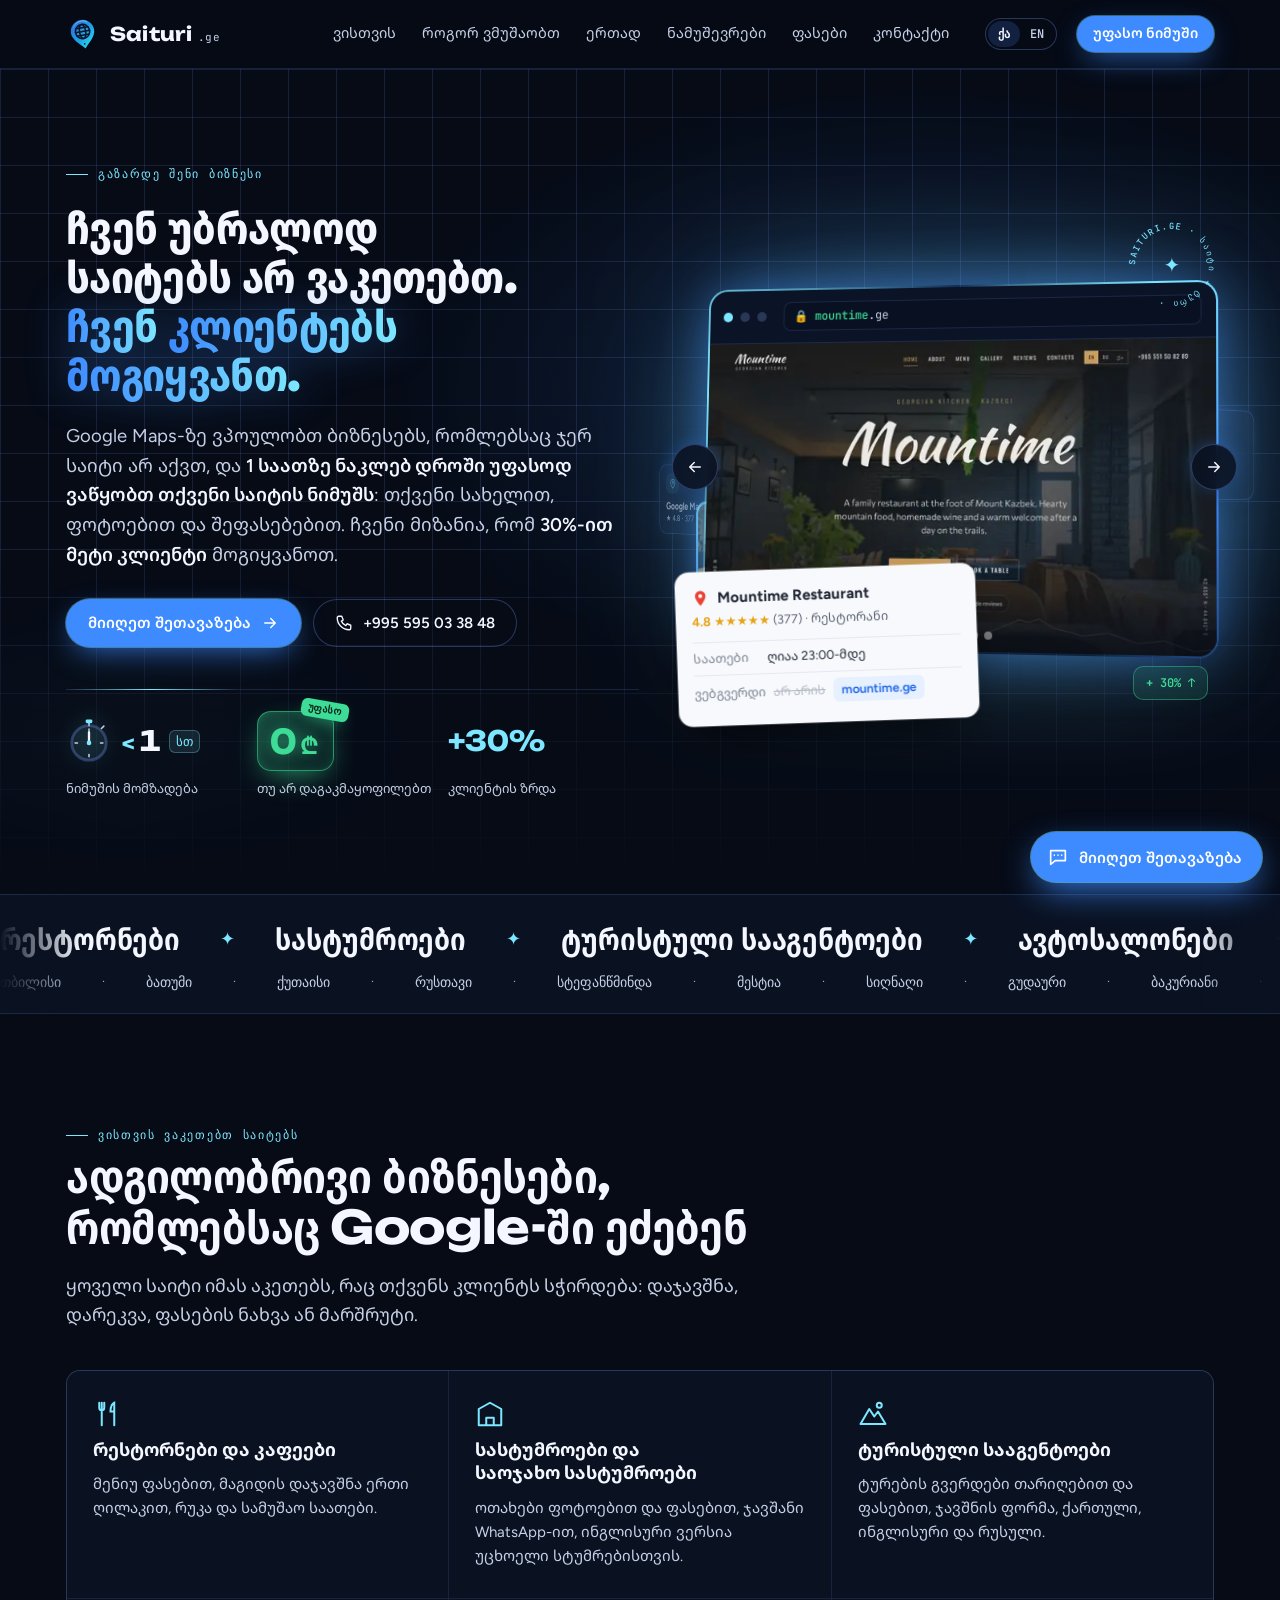
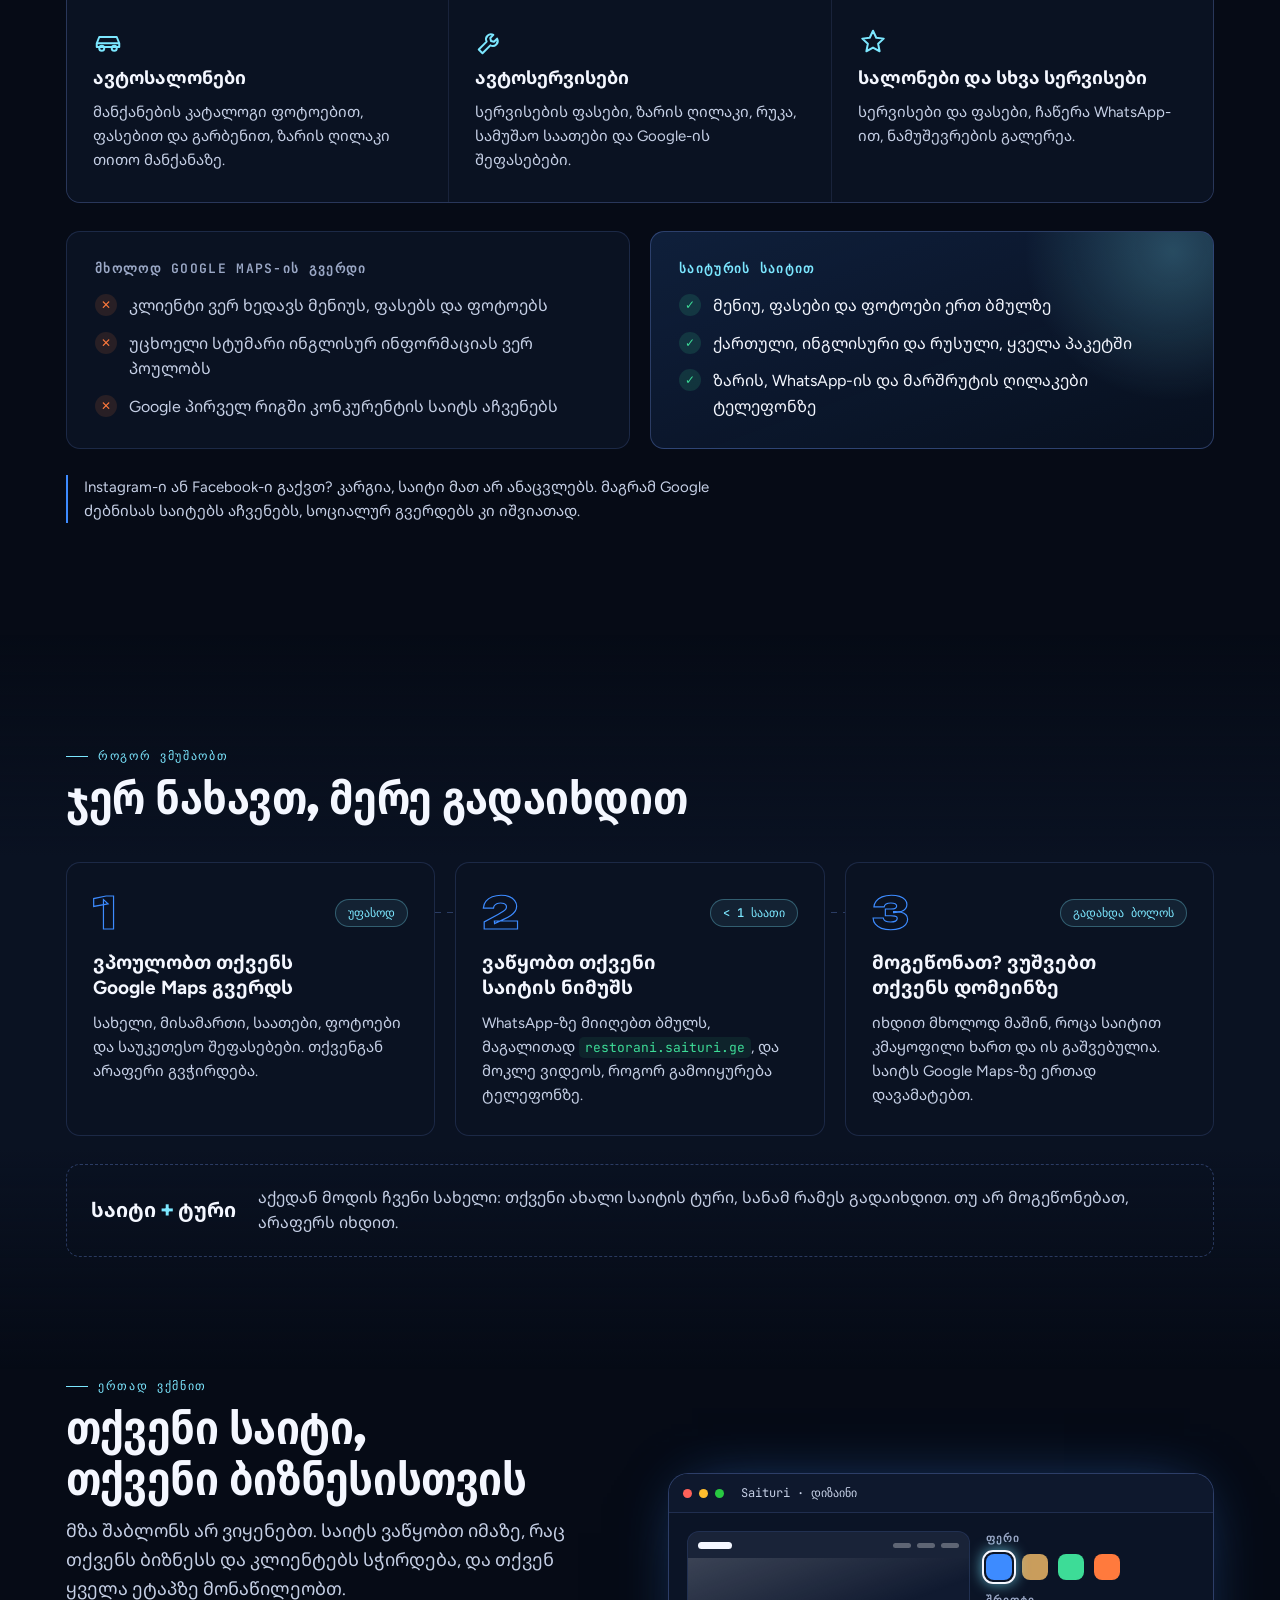
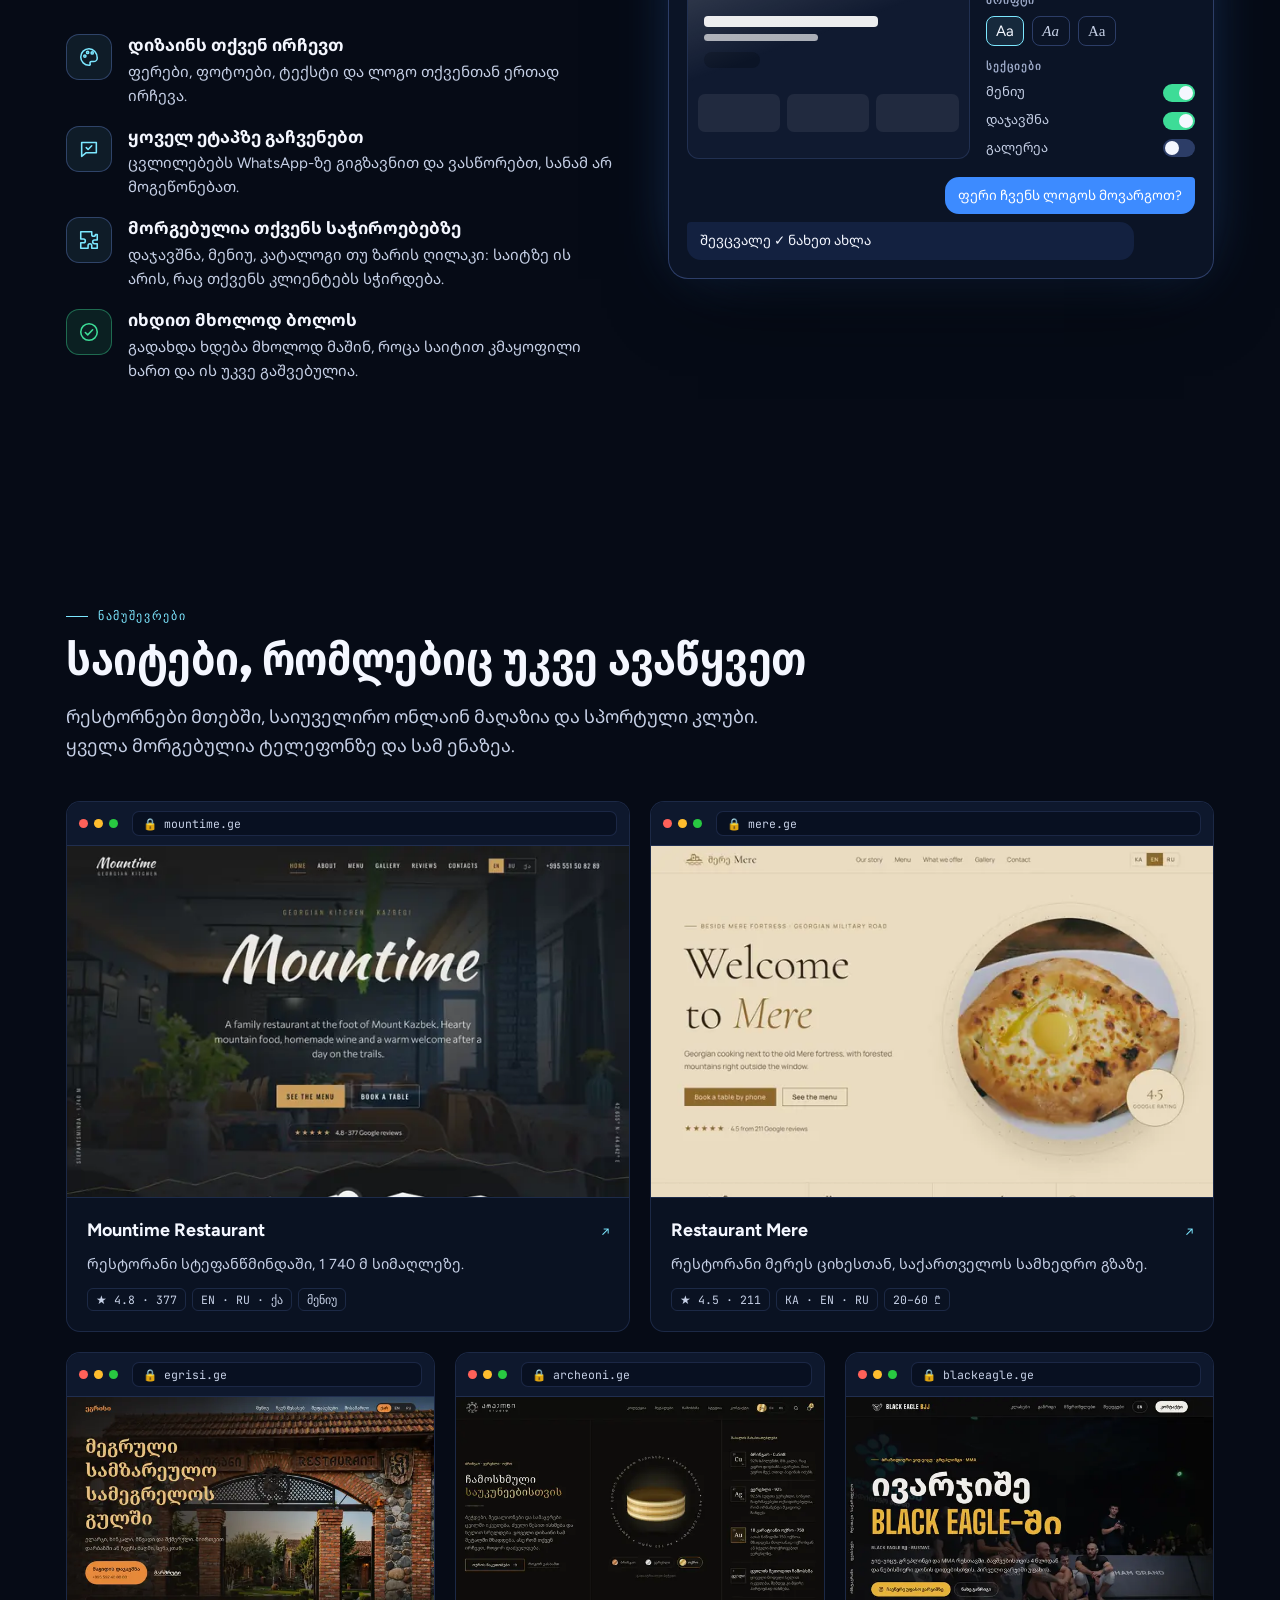
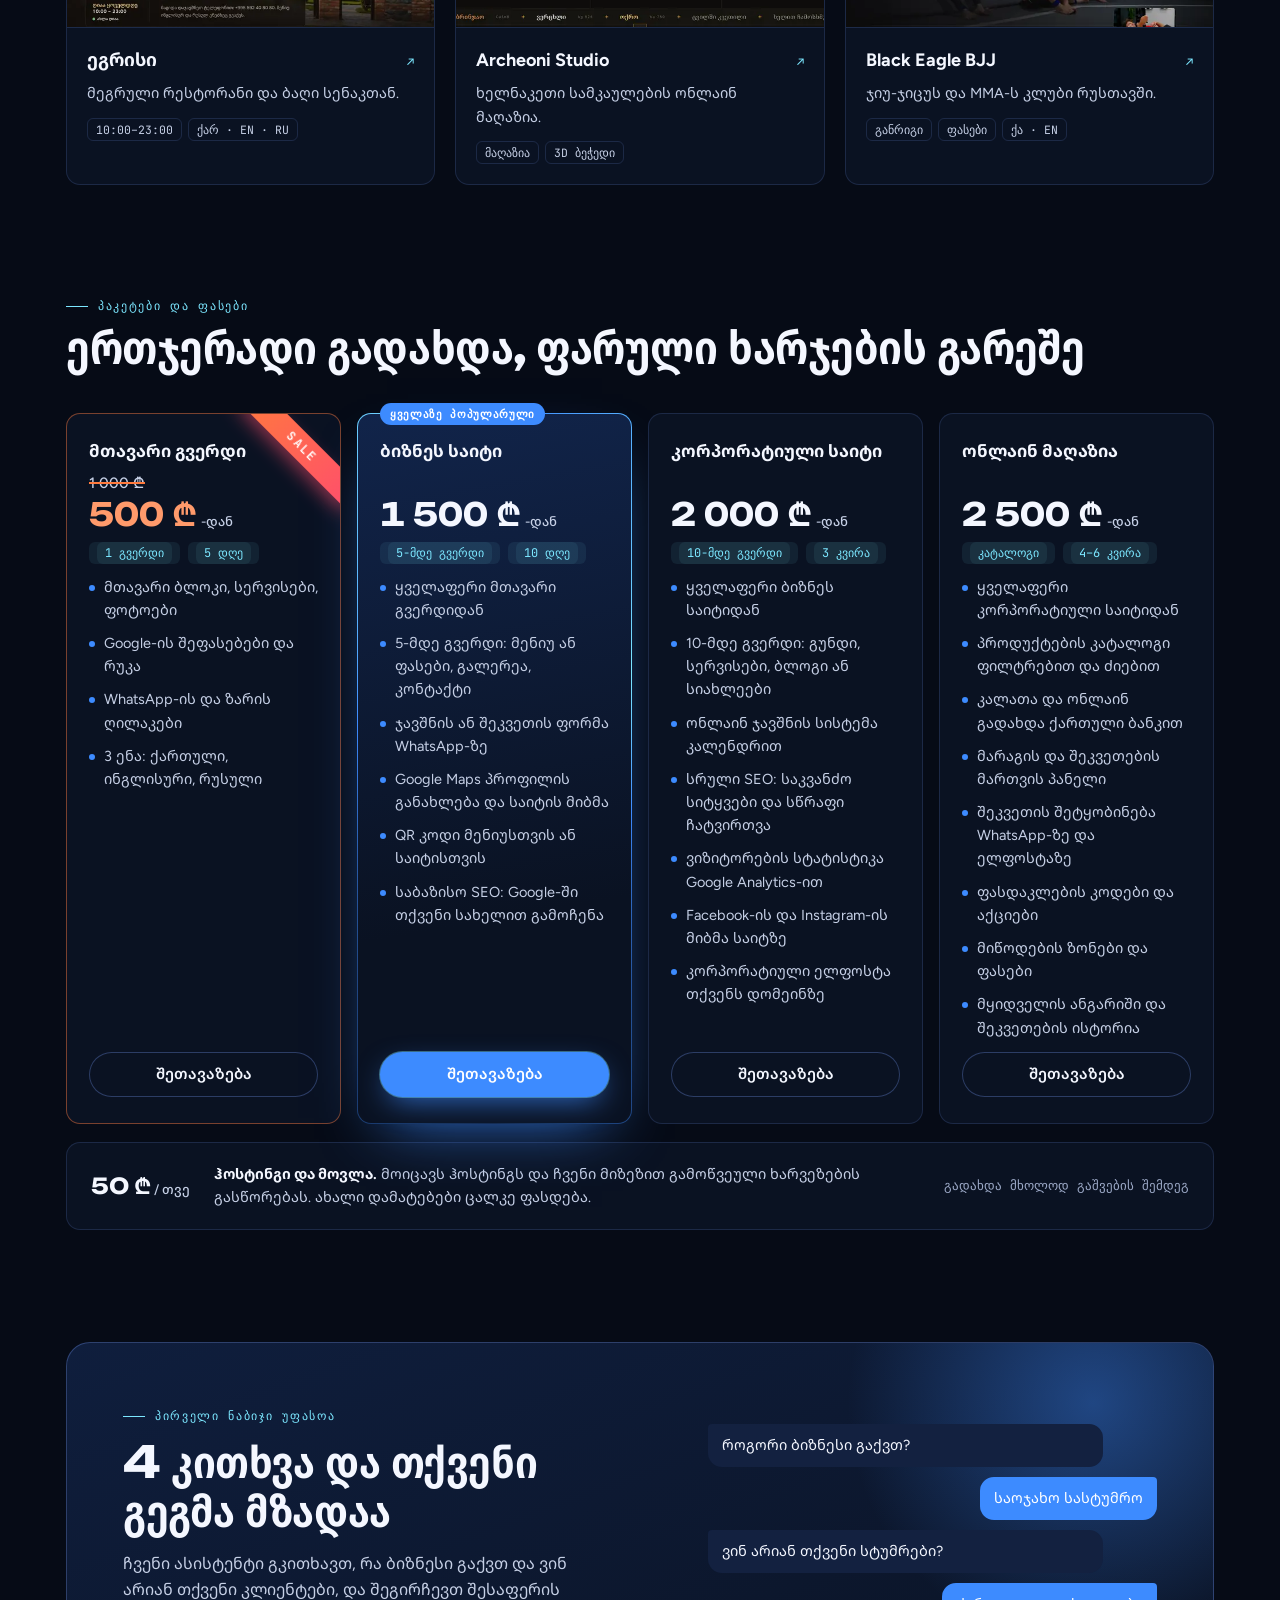
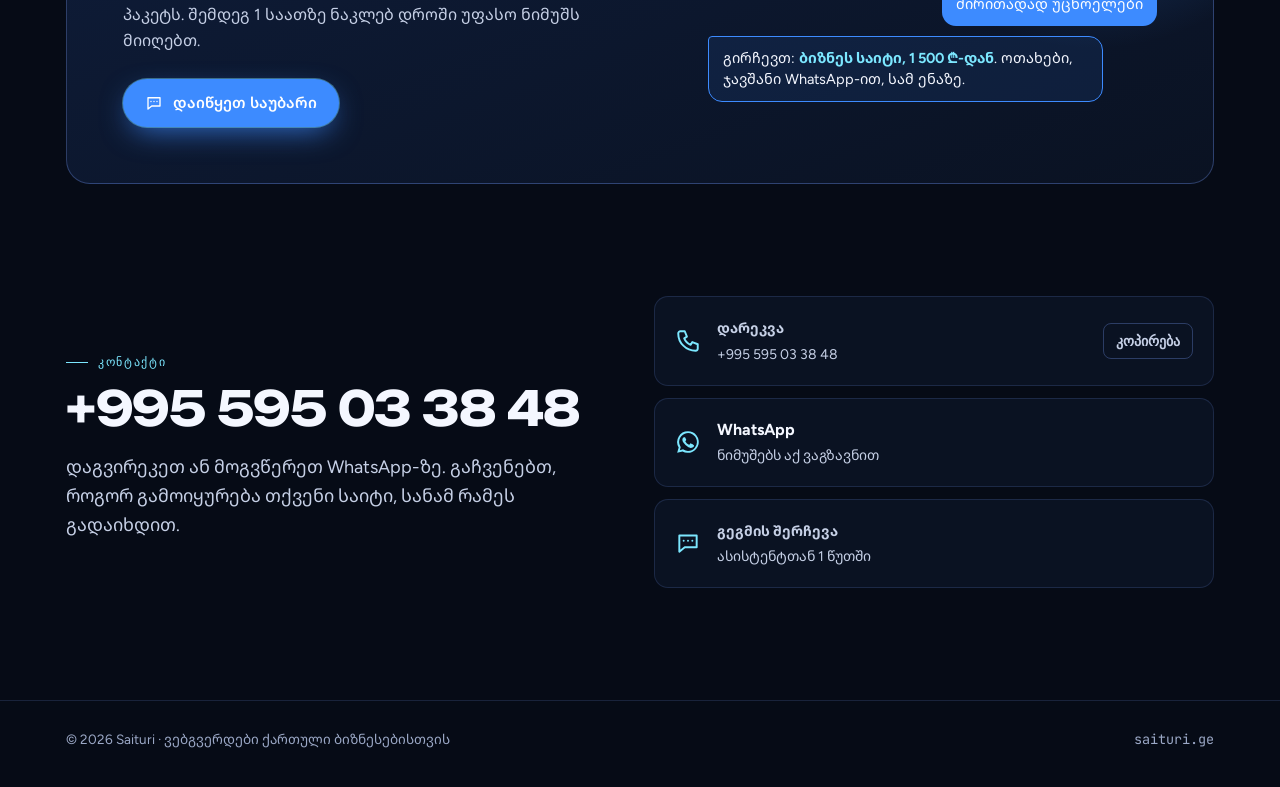
<file: index.html>
<!doctype html>
<html lang="ka">
<head>
<meta charset="utf-8">
<meta name="viewport" content="width=device-width, initial-scale=1, viewport-fit=cover">
<title>Saituri — ვებგვერდები ქართული ბიზნესებისთვის</title>
<meta name="description" content="საიტური — ვებგვერდები ქართული ბიზნესებისთვის. უფასო ნიმუში 1 საათზე ნაკლებ დროში. Websites for Georgian businesses, free sample in under 1 hour.">
<meta name="theme-color" content="#060B16">
<meta name="color-scheme" content="dark">
<link rel="canonical" href="https://saituri.ge/">
<link rel="icon" href="favicon.svg" type="image/svg+xml">
<link rel="apple-touch-icon" href="apple-touch-icon.png">
<link rel="manifest" href="site.webmanifest">
<meta property="og:type" content="website">
<meta property="og:url" content="https://saituri.ge/">
<meta property="og:title" content="Saituri — ვებგვერდები ქართული ბიზნესებისთვის">
<meta property="og:description" content="უფასო ნიმუში 1 საათზე ნაკლებ დროში. გადახდა მხოლოდ გაშვების შემდეგ.">
<meta property="og:image" content="https://saituri.ge/assets/img/og.jpg">
<meta property="og:image:width" content="1200">
<meta property="og:image:height" content="630">
<meta property="og:locale" content="ka_GE">
<meta name="twitter:card" content="summary_large_image">
<link rel="preconnect" href="https://fonts.googleapis.com">
<link rel="preconnect" href="https://fonts.gstatic.com" crossorigin>
<link rel="stylesheet" href="https://fonts.googleapis.com/css2?family=Unbounded:wght@500;700;800&family=Figtree:wght@400;500;600;700&family=Noto+Sans+Georgian:wdth,wght@62.5..100,400..900&family=JetBrains+Mono:wght@400;500&display=swap">
<link rel="preload" as="image" href="assets/img/work/mountime-640.webp" imagesrcset="assets/img/work/mountime-640.webp 640w, assets/img/work/mountime-1100.webp 1100w" imagesizes="(max-width:520px) 92vw, 540px" fetchpriority="high">
<link rel="stylesheet" href="assets/css/style.css">
<script type="application/ld+json">{"@context": "https://schema.org", "@type": "ProfessionalService", "name": "Saituri", "url": "https://saituri.ge/", "image": "https://saituri.ge/assets/img/og.jpg", "logo": "https://saituri.ge/favicon.svg", "telephone": "+995595033848", "areaServed": "GE", "priceRange": "500–2500 GEL", "description": "ვებგვერდები ქართული ბიზნესებისთვის: რესტორნები, სასტუმროები, ტურისტული სააგენტოები, ავტოსალონები და ავტოსერვისები.", "knowsLanguage": ["ka", "en", "ru"]}</script>
<script src="assets/js/main.js" defer></script>
</head>
<body>
<svg width="0" height="0" style="position:absolute" aria-hidden="true">
  <defs>
    <symbol id="logo" viewBox="0 0 400 400">
  <defs>
    <linearGradient id="sg-pin" x1="0.15" y1="0" x2="0.85" y2="1">
      <stop offset="0" stop-color="#2A6FDB"/>
      <stop offset="0.55" stop-color="#1FA3E8"/>
      <stop offset="1" stop-color="#2EE6F2"/>
    </linearGradient>
    <linearGradient id="sg-shine" x1="0" y1="0" x2="0" y2="1">
      <stop offset="0" stop-color="#FFFFFF" stop-opacity=".35"/>
      <stop offset="1" stop-color="#FFFFFF" stop-opacity="0"/>
    </linearGradient>
  </defs>
  <g transform="rotate(-10 200 200)">
    <path d="M200 372 C150 312 62 252 62 170 A138 138 0 1 1 338 170 C338 252 250 312 200 372 Z" fill="url(#sg-pin)"/>
    <path d="M92 132 A116 116 0 0 1 270 66" fill="none" stroke="url(#sg-shine)" stroke-width="14" stroke-linecap="round"/>
    <g fill="none" stroke="#0A1426" stroke-width="18" stroke-linecap="round">
      <circle cx="200" cy="170" r="84"/>
      <ellipse cx="200" cy="170" rx="36" ry="84"/>
      <line x1="116" y1="170" x2="284" y2="170"/>
      <line x1="128" y1="126" x2="272" y2="126"/>
      <line x1="128" y1="214" x2="272" y2="214"/>
    </g>
    <circle cx="200" cy="318" r="9" fill="#0A1426"/>
  </g>
</symbol>
    <symbol id="i-phone" viewBox="0 0 24 24"><path fill="none" stroke="currentColor" stroke-width="1.8" stroke-linecap="round" stroke-linejoin="round" d="M5 3h4l2 5-2.5 1.5a11 11 0 0 0 6 6L16 13l5 2v4a2 2 0 0 1-2 2A16 16 0 0 1 3 5a2 2 0 0 1 2-2"/></symbol>
    <symbol id="i-wa" viewBox="0 0 24 24"><path fill="currentColor" d="M12 2a10 10 0 0 0-8.6 15.1L2 22l5-1.3A10 10 0 1 0 12 2Zm0 18.2a8.2 8.2 0 0 1-4.2-1.2l-.3-.2-3 .8.8-2.9-.2-.3A8.2 8.2 0 1 1 12 20.2Zm4.5-6.1c-.2-.1-1.5-.7-1.7-.8s-.4-.1-.6.1-.6.8-.8 1-.3.2-.5.1a6.7 6.7 0 0 1-3.3-2.9c-.3-.4.3-.4.7-1.4a.5.5 0 0 0 0-.4l-.8-1.8c-.2-.5-.4-.4-.6-.4h-.5a1 1 0 0 0-.7.3 3 3 0 0 0-.9 2.2 5.1 5.1 0 0 0 1.1 2.7 11.7 11.7 0 0 0 4.5 4c1.7.7 2.3.8 3.2.6a2.7 2.7 0 0 0 1.8-1.2 2.2 2.2 0 0 0 .1-1.2c0-.1-.2-.2-.5-.3Z"/></symbol>
    <symbol id="i-chat" viewBox="0 0 24 24"><path fill="none" stroke="currentColor" stroke-width="1.8" stroke-linecap="round" stroke-linejoin="round" d="M4 5h16v11H9l-5 4V5Z"/><path stroke="currentColor" stroke-width="1.8" stroke-linecap="round" d="M8 10h.01M12 10h.01M16 10h.01"/></symbol>
    <symbol id="i-arrow" viewBox="0 0 24 24"><path fill="none" stroke="currentColor" stroke-width="2" stroke-linecap="round" stroke-linejoin="round" d="M5 12h14M13 6l6 6-6 6"/></symbol>
    <symbol id="i-menu" viewBox="0 0 24 24"><path fill="none" stroke="currentColor" stroke-width="1.8" stroke-linecap="round" d="M7 3v8M5 3v4a2 2 0 0 0 4 0V3M7 11v10M17 21V3c-2 1-3 4-3 7h3"/></symbol>
    <symbol id="i-cal" viewBox="0 0 24 24"><g fill="none" stroke="currentColor" stroke-width="1.8" stroke-linecap="round"><rect x="3" y="5" width="18" height="16" rx="3"/><path d="M3 10h18M8 3v4M16 3v4"/></g></symbol>
    <symbol id="i-pin" viewBox="0 0 24 24"><g fill="none" stroke="currentColor" stroke-width="1.8"><path stroke-linejoin="round" d="M12 21s-7-6.2-7-11.5a7 7 0 0 1 14 0C19 14.8 12 21 12 21Z"/><circle cx="12" cy="9.5" r="2.5"/></g></symbol>
    <symbol id="i-globe" viewBox="0 0 24 24"><g fill="none" stroke="currentColor" stroke-width="1.8"><circle cx="12" cy="12" r="9"/><path d="M3 12h18M12 3c2.5 2.6 3.8 5.6 3.8 9s-1.3 6.4-3.8 9c-2.5-2.6-3.8-5.6-3.8-9S9.5 5.6 12 3Z"/></g></symbol>
  </defs>
</svg>

<header class="top">
  <div class="wrap nav">
    <a class="brand" href="#top" aria-label="Saituri">
      <svg><use href="#logo"/></svg>
      <span>Saituri <small>.ge</small></span>
    </a>
    <nav class="navlinks" aria-label="Main" id="navlinks">
      <span class="pill" aria-hidden="true"></span>
      <a href="#sectors"><span class="ka">ვისთვის</span><span class="en">Who it's for</span></a>
      <a href="#how"><span class="ka">როგორ ვმუშაობთ</span><span class="en">How it works</span></a>
      <a href="#together"><span class="ka">ერთად</span><span class="en">Together</span></a>
      <a href="#work"><span class="ka">ნამუშევრები</span><span class="en">Our work</span></a>
      <a href="#prices"><span class="ka">ფასები</span><span class="en">Prices</span></a>
      <a href="#contact"><span class="ka">კონტაქტი</span><span class="en">Contact</span></a>
    </nav>
    <div class="lang" role="group" aria-label="Language">
      <button type="button" id="lang-ka" data-lang="ka" aria-pressed="true">ქა</button>
      <button type="button" id="lang-en" data-lang="en" aria-pressed="false">EN</button>
    </div>
    <button class="btn btn-primary" type="button" data-open-chat><span class="ka">უფასო ნიმუში</span><span class="en">Free sample</span></button>
  </div>
</header>

<main id="top">
  <section class="hero">
    <div class="grid-bg"></div>
    <div class="scan" aria-hidden="true"></div>
    <div class="wrap hero-grid">
      <div>
        <span class="eyebrow"><span class="ka">გაზარდე შენი ბიზნესი</span><span class="en">Grow your business</span></span>
        <h1>
          <span class="ka" data-words>ჩვენ უბრალოდ საიტებს არ ვაკეთებთ.<span class="glow">ჩვენ კლიენტებს მოგიყვანთ.</span></span>
          <span class="en" data-words>We don't just build websites.<span class="glow">We bring you customers.</span></span>
        </h1>
        <p class="sub">
          <span class="ka">Google Maps-ზე ვპოულობთ ბიზნესებს, რომლებსაც ჯერ საიტი არ აქვთ, და <b>1 საათზე ნაკლებ დროში უფასოდ ვაწყობთ თქვენი საიტის ნიმუშს</b>: თქვენი სახელით, ფოტოებით და შეფასებებით. ჩვენი მიზანია, რომ <b>30%-ით მეტი კლიენტი</b> მოგიყვანოთ.</span>
          <span class="en">We find businesses on Google Maps that don't have a website yet and <b>build a free sample of your site in under 1 hour</b>, with your name, photos and reviews. Our goal is to bring you <b>30% more customers</b>.</span>
        </p>
        <div class="cta-row">
          <button class="btn btn-primary" type="button" data-open-chat>
            <span class="ka">მიიღეთ შეთავაზება</span><span class="en">Get your offer</span>
            <svg><use href="#i-arrow"/></svg>
          </button>
          <a class="btn btn-ghost" href="tel:+995595033848"><svg><use href="#i-phone"/></svg>+995 595 03 38 48</a>
        </div>
        <div class="stats">
          <div class="stat stat-time">
            <div class="fig"><div class="timer" aria-hidden="true">
              <svg viewBox="0 0 48 48">
                <rect class="tb" x="20.5" y="1.5" width="7" height="4" rx="1.5"/>
                <line class="tk" x1="24" y1="5.5" x2="24" y2="8"/>
                <line class="tk" x1="37" y1="11" x2="39.5" y2="8.5"/>
                <circle class="tr" cx="24" cy="26" r="18"/>
                <circle class="tp" cx="24" cy="26" r="18"/>
                <line class="tk" x1="24" y1="11.5" x2="24" y2="14"/>
                <line class="tk" x1="38.5" y1="26" x2="36" y2="26"/>
                <line class="tk" x1="24" y1="40.5" x2="24" y2="38"/>
                <line class="tk" x1="9.5" y1="26" x2="12" y2="26"/>
                <line class="th" x1="24" y1="26" x2="24" y2="15"/>
                <circle class="tc" cx="24" cy="26" r="2.4"/>
              </svg>
            </div>
            <b><i class="lt">&lt;</i>1<i class="u ka">სთ</i><i class="u en">h</i></b></div>
            <span class="ka">ნიმუშის მომზადება</span><span class="en">to your sample</span>
          </div>
          <div class="stat stat-free">
            <div class="fig"><div class="freebox">
              <b class="zero">0<i class="cur">₾</i></b>
              <i class="badge ka">უფასო</i><i class="badge en">Free</i>
              <i class="spk s1" aria-hidden="true">✦</i><i class="spk s2" aria-hidden="true">✦</i><i class="spk s3" aria-hidden="true">✦</i>
            </div></div>
            <span class="ka">თუ არ დაგაკმაყოფილებთ</span><span class="en">if you're not satisfied</span>
          </div>
          <div class="stat"><div class="fig"><b>+30%</b></div><span class="ka">კლიენტის ზრდა</span><span class="en">customer growth</span></div>
        </div>
      </div>

      <div class="stage" id="stage">
        <div class="seal" aria-hidden="true">
          <svg viewBox="0 0 100 100"><defs><path id="circ" d="M50 50 m-38 0 a38 38 0 1 1 76 0 a38 38 0 1 1 -76 0"/></defs><text><textPath href="#circ">SAITURI.GE · საიტი + ტური · </textPath></text></svg>
          <span class="st">✦</span>
        </div>
        <div class="orbit" id="orbit" aria-hidden="true">
          <div class="tile photo"><img src="assets/img/dishes/mtsvadi.webp" alt="" width="192" height="192" loading="lazy" decoding="async"></div>
          <div class="tile glass"><div class="ic"><svg><use href="#i-menu"/></svg></div><b><span class="ka">მენიუ</span><span class="en">Menu</span></b><span><span class="ka">ფასებით და ფოტოებით</span><span class="en">with prices and photos</span></span></div>
          <div class="tile photo"><img src="assets/img/dishes/khachapuri.webp" alt="" width="192" height="192" loading="lazy" decoding="async"></div>
          <div class="tile glass"><div class="ic"><svg><use href="#i-cal"/></svg></div><b><span class="ka">დაჯავშნა</span><span class="en">Booking</span></b><span><span class="ka">ერთი ღილაკით</span><span class="en">in one tap</span></span></div>
          <div class="tile photo"><img src="assets/img/dishes/feast.webp" alt="" width="192" height="192" loading="lazy" decoding="async"></div>
          <div class="tile glass"><div class="ic"><svg><use href="#i-pin"/></svg></div><b>Google Maps</b><span>★ 4.8 · 377</span></div>
          <div class="tile photo"><img src="assets/img/dishes/bar.webp" alt="" width="192" height="192" loading="lazy" decoding="async"></div>
          <div class="tile glass"><div class="ic"><svg><use href="#i-globe"/></svg></div><b>ქა · EN · RU</b><span><span class="ka">სამ ენაზე</span><span class="en">in three languages</span></span></div>
        </div>
        <div class="floaty" id="center">
          <div class="window">
            <div class="window-in">
              <div class="chrome"><i></i><i></i><i></i><div class="url" id="hurl">🔒 <b>mountime</b>.ge</div></div>
              <div class="slides" id="slides" aria-label="Portfolio">
                <img class="slide on" src="assets/img/work/mountime-640.webp" srcset="assets/img/work/mountime-640.webp 640w, assets/img/work/mountime-1100.webp 1100w" width="1100" height="1719" sizes="(max-width:520px) 92vw, 540px" alt="Mountime Restaurant website" fetchpriority="high">
                <img class="slide" data-src="assets/img/work/mere-640.webp" data-srcset="assets/img/work/mere-640.webp 640w, assets/img/work/mere-1100.webp 1100w" width="1100" height="1719" sizes="(max-width:520px) 92vw, 540px" alt="Restaurant Mere website" decoding="async">
                <img class="slide" data-src="assets/img/work/egrisi-640.webp" data-srcset="assets/img/work/egrisi-640.webp 640w, assets/img/work/egrisi-1100.webp 1100w" width="1100" height="1719" sizes="(max-width:520px) 92vw, 540px" alt="Egrisi website" decoding="async">
                <img class="slide" data-src="assets/img/work/archeoni-640.webp" data-srcset="assets/img/work/archeoni-640.webp 640w, assets/img/work/archeoni-1100.webp 1100w" width="1100" height="1719" sizes="(max-width:520px) 92vw, 540px" alt="Archeoni Studio website" decoding="async">
                <img class="slide" data-src="assets/img/work/bjj-640.webp" data-srcset="assets/img/work/bjj-640.webp 640w, assets/img/work/bjj-1100.webp 1100w" width="1100" height="1719" sizes="(max-width:520px) 92vw, 540px" alt="Black Eagle BJJ website" decoding="async">
                <div class="dots" id="dots"><button type="button" aria-label="Mountime Restaurant" aria-current="true"></button><button type="button" aria-label="Restaurant Mere"></button><button type="button" aria-label="Egrisi"></button><button type="button" aria-label="Archeoni Studio"></button><button type="button" aria-label="Black Eagle BJJ"></button></div>
              </div>
            </div>
          </div>
          <button class="harr prev" type="button" id="hprev" aria-label="Previous website"><svg><use href="#i-arrow"/></svg></button>
          <button class="harr next" type="button" id="hnext" aria-label="Next website"><svg><use href="#i-arrow"/></svg></button>
        </div>
        <div class="maps">
          <div class="mh"><svg class="pin" viewBox="0 0 24 24"><path fill="#EA4335" d="M12 2a7 7 0 0 0-7 7c0 5.2 7 13 7 13s7-7.8 7-13a7 7 0 0 0-7-7Z"/><circle cx="12" cy="9" r="2.6" fill="#fff"/></svg><span id="mname">Mountime Restaurant</span></div>
          <div class="rate" id="mrate"><b>4.8 ★★★★★</b> (377) · <span class="ka">რესტორანი</span><span class="en">Restaurant</span></div>
          <div class="row" id="mrow"><span class="k"><span class="ka">საათები</span><span class="en">Hours</span></span><span class="ka">ღიაა 23:00-მდე</span><span class="en">Open until 23:00</span></div>
          <div class="row web"><span class="k"><span class="ka">ვებგვერდი</span><span class="en">Website</span></span><s><span class="ka">არ არის</span><span class="en">none</span></s> <a id="mweb">mountime.ge</a></div>
        </div>
        <div class="plus" aria-hidden="true">+ 30% ↑</div>
      </div>
    </div>
  </section>

  <div class="marquee" aria-hidden="true">
    <div class="track">
      <span class="ka">რესტორნები</span><span class="ka">სასტუმროები</span><span class="ka">ტურისტული სააგენტოები</span><span class="ka">ავტოსალონები</span><span class="ka">ავტოსერვისები</span><span class="ka">სალონები</span>
      <span class="ka">რესტორნები</span><span class="ka">სასტუმროები</span><span class="ka">ტურისტული სააგენტოები</span><span class="ka">ავტოსალონები</span><span class="ka">ავტოსერვისები</span><span class="ka">სალონები</span>
      <span class="en">Restaurants</span><span class="en">Hotels</span><span class="en">Tour agencies</span><span class="en">Car dealerships</span><span class="en">Car repair</span><span class="en">Salons</span>
      <span class="en">Restaurants</span><span class="en">Hotels</span><span class="en">Tour agencies</span><span class="en">Car dealerships</span><span class="en">Car repair</span><span class="en">Salons</span>
    </div>
    <div class="track rev">
      <span class="ka">თბილისი</span><span class="ka">ბათუმი</span><span class="ka">ქუთაისი</span><span class="ka">რუსთავი</span><span class="ka">სტეფანწმინდა</span><span class="ka">მესტია</span><span class="ka">სიღნაღი</span><span class="ka">გუდაური</span><span class="ka">ბაკურიანი</span><span class="ka">ბორჯომი</span>
      <span class="ka">თბილისი</span><span class="ka">ბათუმი</span><span class="ka">ქუთაისი</span><span class="ka">რუსთავი</span><span class="ka">სტეფანწმინდა</span><span class="ka">მესტია</span><span class="ka">სიღნაღი</span><span class="ka">გუდაური</span><span class="ka">ბაკურიანი</span><span class="ka">ბორჯომი</span>
      <span class="en">Tbilisi</span><span class="en">Batumi</span><span class="en">Kutaisi</span><span class="en">Rustavi</span><span class="en">Stepantsminda</span><span class="en">Mestia</span><span class="en">Sighnaghi</span><span class="en">Gudauri</span><span class="en">Bakuriani</span><span class="en">Borjomi</span>
      <span class="en">Tbilisi</span><span class="en">Batumi</span><span class="en">Kutaisi</span><span class="en">Rustavi</span><span class="en">Stepantsminda</span><span class="en">Mestia</span><span class="en">Sighnaghi</span><span class="en">Gudauri</span><span class="en">Bakuriani</span><span class="en">Borjomi</span>
    </div>
  </div>

  <!-- SECTORS -->
  <section id="sectors">
    <div class="wrap">
      <div class="sechead reveal">
        <span class="eyebrow"><span class="ka">ვისთვის ვაკეთებთ საიტებს</span><span class="en">Who we build for</span></span>
        <h2><span class="ka">ადგილობრივი ბიზნესები, რომლებსაც Google-ში ეძებენ</span><span class="en">Local businesses people search for on Google</span></h2>
        <p class="lead"><span class="ka">ყოველი საიტი იმას აკეთებს, რაც თქვენს კლიენტს სჭირდება: დაჯავშნა, დარეკვა, ფასების ნახვა ან მარშრუტი.</span><span class="en">Each site does the one thing your customer came for: book, call, check prices or get directions.</span></p>
      </div>
      <div class="sectors reveal">
        <div class="sector">
          <svg viewBox="0 0 24 24" fill="none" stroke="currentColor" stroke-width="1.6" stroke-linecap="round"><path d="M7 3v8M5 3v4a2 2 0 0 0 4 0V3M7 11v10M17 21V3c-2 1-3 4-3 7h3"/></svg>
          <h3><span class="ka">რესტორნები და კაფეები</span><span class="en">Restaurants &amp; cafés</span></h3>
          <p><span class="ka">მენიუ ფასებით, მაგიდის დაჯავშნა ერთი ღილაკით, რუკა და სამუშაო საათები.</span><span class="en">Menu with prices, one-tap table booking, map and opening hours.</span></p>
        </div>
        <div class="sector">
          <svg viewBox="0 0 24 24" fill="none" stroke="currentColor" stroke-width="1.6" stroke-linecap="round" stroke-linejoin="round"><path d="M3 21V8l9-5 9 5v13M9 21v-6h6v6M3 21h18"/></svg>
          <h3><span class="ka">სასტუმროები და საოჯახო სასტუმროები</span><span class="en">Hotels &amp; guesthouses</span></h3>
          <p><span class="ka">ოთახები ფოტოებით და ფასებით, ჯავშანი WhatsApp-ით, ინგლისური ვერსია უცხოელი სტუმრებისთვის.</span><span class="en">Rooms with photos and prices, booking over WhatsApp, English for foreign guests.</span></p>
        </div>
        <div class="sector">
          <svg viewBox="0 0 24 24" fill="none" stroke="currentColor" stroke-width="1.6" stroke-linecap="round" stroke-linejoin="round"><path d="M2 20l7-12 4 6 3-4 6 10H2Z"/><circle cx="17" cy="5" r="2"/></svg>
          <h3><span class="ka">ტურისტული სააგენტოები</span><span class="en">Tour agencies</span></h3>
          <p><span class="ka">ტურების გვერდები თარიღებით და ფასებით, ჯავშნის ფორმა, ქართული, ინგლისური და რუსული.</span><span class="en">Tour pages with dates and prices, a booking form, Georgian, English and Russian.</span></p>
        </div>
        <div class="sector">
          <svg viewBox="0 0 24 24" fill="none" stroke="currentColor" stroke-width="1.6" stroke-linecap="round" stroke-linejoin="round"><path d="M3 16v-3l2-5h14l2 5v3H3ZM3 13h18"/><circle cx="7" cy="17" r="2"/><circle cx="17" cy="17" r="2"/></svg>
          <h3><span class="ka">ავტოსალონები</span><span class="en">Car dealerships</span></h3>
          <p><span class="ka">მანქანების კატალოგი ფოტოებით, ფასებით და გარბენით, ზარის ღილაკი თითო მანქანაზე.</span><span class="en">Car catalogue with photos, prices and mileage, a call button on every car.</span></p>
        </div>
        <div class="sector">
          <svg viewBox="0 0 24 24" fill="none" stroke="currentColor" stroke-width="1.6" stroke-linecap="round" stroke-linejoin="round"><path d="M14.7 6.3a4 4 0 0 0-5.4 5.4L3 18l3 3 6.3-6.3a4 4 0 0 0 5.4-5.4l-2.5 2.5-2.4-.6-.6-2.4 2.5-2.5Z"/></svg>
          <h3><span class="ka">ავტოსერვისები</span><span class="en">Car repair shops</span></h3>
          <p><span class="ka">სერვისების ფასები, ზარის ღილაკი, რუკა, სამუშაო საათები და Google-ის შეფასებები.</span><span class="en">Service price list, call button, map, hours and your Google reviews.</span></p>
        </div>
        <div class="sector">
          <svg viewBox="0 0 24 24" fill="none" stroke="currentColor" stroke-width="1.6" stroke-linecap="round" stroke-linejoin="round"><path d="M12 3l2.6 5.6 6 .7-4.5 4.1 1.2 6L12 16.5 6.7 19.4l1.2-6L3.4 9.3l6-.7L12 3Z"/></svg>
          <h3><span class="ka">სალონები და სხვა სერვისები</span><span class="en">Salons &amp; other services</span></h3>
          <p><span class="ka">სერვისები და ფასები, ჩაწერა WhatsApp-ით, ნამუშევრების გალერეა.</span><span class="en">Services and prices, booking over WhatsApp, a gallery of your work.</span></p>
        </div>
      </div>

      <div class="ba" style="margin-top:28px">
        <div class="before reveal">
          <h3><span class="ka">მხოლოდ Google Maps-ის გვერდი</span><span class="en">Only a Google Maps listing</span></h3>
          <ul>
            <li><span class="ka">კლიენტი ვერ ხედავს მენიუს, ფასებს და ფოტოებს</span><span class="en">Customers can't see your menu, prices or photos</span></li>
            <li><span class="ka">უცხოელი სტუმარი ინგლისურ ინფორმაციას ვერ პოულობს</span><span class="en">Foreign visitors find nothing in English</span></li>
            <li><span class="ka">Google პირველ რიგში კონკურენტის საიტს აჩვენებს</span><span class="en">Google shows your competitor's site first</span></li>
          </ul>
        </div>
        <div class="after reveal d1">
          <h3><span class="ka">საიტურის საიტით</span><span class="en">With a Saituri site</span></h3>
          <ul>
            <li style="--i:0"><span class="ka">მენიუ, ფასები და ფოტოები ერთ ბმულზე</span><span class="en">Menu, prices and photos on one link</span></li>
            <li style="--i:1"><span class="ka">ქართული, ინგლისური და რუსული, ყველა პაკეტში</span><span class="en">Georgian, English and Russian in every package</span></li>
            <li style="--i:2"><span class="ka">ზარის, WhatsApp-ის და მარშრუტის ღილაკები ტელეფონზე</span><span class="en">Call, WhatsApp and directions buttons on every phone</span></li>
          </ul>
        </div>
      </div>
      <p class="quote reveal"><span class="ka">Instagram-ი ან Facebook-ი გაქვთ? კარგია, საიტი მათ არ ანაცვლებს. მაგრამ Google ძებნისას საიტებს აჩვენებს, სოციალურ გვერდებს კი იშვიათად.</span><span class="en">Already on Instagram or Facebook? Good, a site doesn't replace them. But when people search, Google shows websites and rarely shows social pages.</span></p>
    </div>
  </section>

  <!-- HOW -->
  <section id="how" style="background:linear-gradient(180deg,transparent,var(--bg2) 30%,var(--bg2) 70%,transparent)">
    <div class="wrap">
      <div class="sechead reveal">
        <span class="eyebrow"><span class="ka">როგორ ვმუშაობთ</span><span class="en">How it works</span></span>
        <h2><span class="ka">ჯერ ნახავთ, მერე გადაიხდით</span><span class="en">You see it first, you pay later</span></h2>
      </div>
      <div class="steps">
        <div class="step reveal">
          <div class="top"><div class="n">1</div><div class="time"><span class="ka">უფასოდ</span><span class="en">free</span></div></div>
          <h3><span class="ka">ვპოულობთ თქვენს Google Maps გვერდს</span><span class="en">We look at your Google Maps page</span></h3>
          <p><span class="ka">სახელი, მისამართი, საათები, ფოტოები და საუკეთესო შეფასებები. თქვენგან არაფერი გვჭირდება.</span><span class="en">Name, address, hours, photos and your best reviews. We need nothing from you.</span></p>
        </div>
        <div class="step reveal d1">
          <div class="top"><div class="n">2</div><div class="time"><span class="ka">&lt; 1 საათი</span><span class="en">&lt; 1 hour</span></div></div>
          <h3><span class="ka">ვაწყობთ თქვენი საიტის ნიმუშს</span><span class="en">We build a sample of your site</span></h3>
          <p><span class="ka">WhatsApp-ზე მიიღებთ ბმულს, მაგალითად <code>restorani.saituri.ge</code>, და მოკლე ვიდეოს, როგორ გამოიყურება ტელეფონზე.</span><span class="en">You get a link on WhatsApp, like <code>restorani.saituri.ge</code>, plus a short video of how it looks on a phone.</span></p>
        </div>
        <div class="step reveal d2">
          <div class="top"><div class="n">3</div><div class="time"><span class="ka">გადახდა ბოლოს</span><span class="en">Pay at the end</span></div></div>
          <h3><span class="ka">მოგეწონათ? ვუშვებთ თქვენს დომეინზე</span><span class="en">Like it? We launch it on your domain</span></h3>
          <p><span class="ka">იხდით მხოლოდ მაშინ, როცა საიტით კმაყოფილი ხართ და ის გაშვებულია. საიტს Google Maps-ზე ერთად დავამატებთ.</span><span class="en">You pay only once you're happy with the site and it's live. We add the site to your Google Maps listing together.</span></p>
        </div>
      </div>
      <div class="name-note reveal">
        <div class="eq">საიტი <em>+</em> ტური</div>
        <p><span class="ka">აქედან მოდის ჩვენი სახელი: თქვენი ახალი საიტის ტური, სანამ რამეს გადაიხდით. თუ არ მოგეწონებათ, არაფერს იხდით.</span><span class="en">That's where our name comes from: a tour of your new site before you pay anything. If you don't like it, you pay nothing.</span></p>
      </div>
    </div>
  </section>

  <!-- TOGETHER -->
  <section id="together" style="padding-top:0">
    <div class="wrap together">
      <div class="reveal">
        <span class="eyebrow"><span class="ka">ერთად ვქმნით</span><span class="en">We design it together</span></span>
        <h2 style="margin-top:6px"><span class="ka">თქვენი საიტი, თქვენი ბიზნესისთვის</span><span class="en">Your site, built for your business</span></h2>
        <p class="lead"><span class="ka">მზა შაბლონს არ ვიყენებთ. საიტს ვაწყობთ იმაზე, რაც თქვენს ბიზნესს და კლიენტებს სჭირდება, და თქვენ ყველა ეტაპზე მონაწილეობთ.</span><span class="en">We don't use ready-made templates. We build your site around what your business and customers need, and you're involved at every step.</span></p>
        <ul class="tlist">
          <li>
            <div class="ic"><svg viewBox="0 0 24 24" fill="none" stroke="currentColor" stroke-width="1.7" stroke-linecap="round" stroke-linejoin="round"><path d="M12 3a9 9 0 1 0 0 18c1.1 0 1.6-.9 1.2-1.8-.5-1.1.2-2.2 1.4-2.2H17a4 4 0 0 0 4-4c0-5-4-10-9-10Z"/><circle cx="7.5" cy="11" r="1.2"/><circle cx="10.5" cy="7" r="1.2"/><circle cx="15.5" cy="7.5" r="1.2"/></svg></div>
            <b><span class="ka">დიზაინს თქვენ ირჩევთ</span><span class="en">You choose the design</span></b>
            <p><span class="ka">ფერები, ფოტოები, ტექსტი და ლოგო თქვენთან ერთად ირჩევა.</span><span class="en">Colours, photos, text and logo are chosen together with you.</span></p>
          </li>
          <li>
            <div class="ic"><svg viewBox="0 0 24 24" fill="none" stroke="currentColor" stroke-width="1.7" stroke-linecap="round" stroke-linejoin="round"><path d="M4 5h16v11H9l-5 4V5Z"/><path d="M9 10.5l2 2 4-4"/></svg></div>
            <b><span class="ka">ყოველ ეტაპზე გაჩვენებთ</span><span class="en">We show you every step</span></b>
            <p><span class="ka">ცვლილებებს WhatsApp-ზე გიგზავნით და ვასწორებთ, სანამ არ მოგეწონებათ.</span><span class="en">We send changes on WhatsApp and keep adjusting until you like it.</span></p>
          </li>
          <li>
            <div class="ic"><svg viewBox="0 0 24 24" fill="none" stroke="currentColor" stroke-width="1.7" stroke-linecap="round" stroke-linejoin="round"><path d="M9 3h6v3a2 2 0 1 0 4 0h2v6h-3a2 2 0 1 0 0 4h3v5h-6v-3a2 2 0 1 0-4 0v3H3v-6h3a2 2 0 1 0 0-4H3V3h6Z"/></svg></div>
            <b><span class="ka">მორგებულია თქვენს საჭიროებებზე</span><span class="en">Fitted to what you need</span></b>
            <p><span class="ka">დაჯავშნა, მენიუ, კატალოგი თუ ზარის ღილაკი: საიტზე ის არის, რაც თქვენს კლიენტებს სჭირდება.</span><span class="en">Booking, menu, catalogue or a call button: your site has what your customers need.</span></p>
          </li>
          <li>
            <div class="ic ok"><svg viewBox="0 0 24 24" fill="none" stroke="currentColor" stroke-width="1.7" stroke-linecap="round" stroke-linejoin="round"><circle cx="12" cy="12" r="9"/><path d="M8 12.5l2.6 2.6L16 9.5"/></svg></div>
            <b><span class="ka">იხდით მხოლოდ ბოლოს</span><span class="en">You pay only at the end</span></b>
            <p><span class="ka">გადახდა ხდება მხოლოდ მაშინ, როცა საიტით კმაყოფილი ხართ და ის უკვე გაშვებულია.</span><span class="en">You pay only once you're happy with the site and it's live.</span></p>
          </li>
        </ul>
      </div>

      <div class="studio reveal d1" aria-hidden="true">
        <div class="stb"><i></i><i></i><i></i><em>Saituri · <span class="ka">დიზაინი</span><span class="en">design</span></em></div>
        <div class="sbody">
          <div class="pv">
            <div class="pnav"><b></b><span></span><span></span><span></span></div>
            <div class="phero">
              <i class="l1"></i><i class="l2"></i><i class="btnp"></i>
            </div>
            <div class="pcards"><i></i><i></i><i></i></div>
          </div>
          <div class="panel">
            <div class="lbl"><span class="ka">ფერი</span><span class="en">Colour</span></div>
            <div class="sw"><i style="background:#3D8BFF"></i><i style="background:#C99D5C"></i><i style="background:#3DDC97"></i><i style="background:#FF7A3D"></i><b class="ringsel"></b></div>
            <div class="lbl"><span class="ka">შრიფტი</span><span class="en">Font</span></div>
            <div class="fonts"><i class="on">Aa</i><i style="font-family:cursive;font-style:italic">Aa</i><i style="font-family:Georgia,serif">Aa</i></div>
            <div class="lbl"><span class="ka">სექციები</span><span class="en">Sections</span></div>
            <div class="tgs">
              <div><span class="ka">მენიუ</span><span class="en">Menu</span><b class="tg on"></b></div>
              <div><span class="ka">დაჯავშნა</span><span class="en">Booking</span><b class="tg on"></b></div>
              <div><span class="ka">გალერეა</span><span class="en">Gallery</span><b class="tg flip"></b></div>
            </div>
          </div>
        </div>
        <div class="sfeed">
          <div class="bub me f1"><span class="ka">ფერი ჩვენს ლოგოს მოვარგოთ?</span><span class="en">Can the colour match our logo?</span></div>
          <div class="bub bot f2"><span class="ka">შევცვალე ✓ ნახეთ ახლა</span><span class="en">Done ✓ take a look</span></div>
        </div>
      </div>
    </div>
  </section>

  <!-- PORTFOLIO -->
  <section id="work">
    <div class="wrap">
      <div class="sechead reveal">
        <span class="eyebrow"><span class="ka">ნამუშევრები</span><span class="en">Our work</span></span>
        <h2><span class="ka">საიტები, რომლებიც უკვე ავაწყვეთ</span><span class="en">Sites we've already built</span></h2>
        <p class="lead"><span class="ka">რესტორნები მთებში, საიუველირო ონლაინ მაღაზია და სპორტული კლუბი. ყველა მორგებულია ტელეფონზე და სამ ენაზეა.</span><span class="en">Mountain restaurants, a jewellery shop and a sports club. All built for phones, most in three languages.</span></p>
      </div>
      <div class="works">
        <a class="work reveal" href="https://claude.ai/code/artifact/5e9285a8-ce46-4983-b412-35dbd24cb1e8" target="_blank" rel="noopener">
          <div class="shot"><div class="bar"><i></i><i></i><i></i><em>🔒 mountime.ge</em></div><div class="vp"><img src="assets/img/work/mountime-640.webp" srcset="assets/img/work/mountime-640.webp 640w, assets/img/work/mountime-1100.webp 1100w" width="1100" height="1719" sizes="(max-width:600px) 92vw, (max-width:900px) 46vw, 570px" alt="Mountime Restaurant website" loading="lazy" decoding="async"></div></div>
          <div class="winfo">
            <h3>Mountime Restaurant <span class="arr">↗</span></h3>
            <p><span class="ka">რესტორანი სტეფანწმინდაში, 1 740 მ სიმაღლეზე.</span><span class="en">Restaurant in Stepantsminda, 1,740 m up.</span></p>
            <div class="chips"><span>★ 4.8 · 377</span><span>EN · RU · ქა</span><span><span class="ka">მენიუ</span><span class="en">Menu</span></span></div>
          </div>
        </a>
        <a class="work reveal d1" href="https://claude.ai/code/artifact/d19d1f35-91f9-463c-9144-e3983933f8b3" target="_blank" rel="noopener">
          <div class="shot"><div class="bar"><i></i><i></i><i></i><em>🔒 mere.ge</em></div><div class="vp"><img src="assets/img/work/mere-640.webp" srcset="assets/img/work/mere-640.webp 640w, assets/img/work/mere-1100.webp 1100w" width="1100" height="1719" sizes="(max-width:600px) 92vw, (max-width:900px) 46vw, 570px" alt="Restaurant Mere website" loading="lazy" decoding="async"></div></div>
          <div class="winfo">
            <h3>Restaurant Mere <span class="arr">↗</span></h3>
            <p><span class="ka">რესტორანი მერეს ციხესთან, საქართველოს სამხედრო გზაზე.</span><span class="en">Restaurant beside Mere fortress on the Georgian Military Road.</span></p>
            <div class="chips"><span>★ 4.5 · 211</span><span>KA · EN · RU</span><span>20–60 ₾</span></div>
          </div>
        </a>
        <a class="work reveal" href="https://claude.ai/code/artifact/cd8c9b7f-ce02-42d8-87c6-30c25ab4a42e" target="_blank" rel="noopener">
          <div class="shot"><div class="bar"><i></i><i></i><i></i><em>🔒 egrisi.ge</em></div><div class="vp"><img src="assets/img/work/egrisi-640.webp" srcset="assets/img/work/egrisi-640.webp 640w, assets/img/work/egrisi-1100.webp 1100w" width="1100" height="1719" sizes="(max-width:600px) 92vw, (max-width:900px) 46vw, 570px" alt="Egrisi website" loading="lazy" decoding="async"></div></div>
          <div class="winfo">
            <h3><span><span class="ka">ეგრისი</span><span class="en">Egrisi</span></span> <span class="arr">↗</span></h3>
            <p><span class="ka">მეგრული რესტორანი და ბაღი სენაკთან.</span><span class="en">Megrelian restaurant and garden near Senaki.</span></p>
            <div class="chips"><span>10:00–23:00</span><span>ქარ · EN · RU</span></div>
          </div>
        </a>
        <a class="work reveal d1" href="https://claude.ai/code/artifact/ee6a3053-013e-49be-99b0-f72651d2541f" target="_blank" rel="noopener">
          <div class="shot"><div class="bar"><i></i><i></i><i></i><em>🔒 archeoni.ge</em></div><div class="vp"><img src="assets/img/work/archeoni-640.webp" srcset="assets/img/work/archeoni-640.webp 640w, assets/img/work/archeoni-1100.webp 1100w" width="1100" height="1719" sizes="(max-width:600px) 92vw, (max-width:900px) 46vw, 570px" alt="Archeoni Studio website" loading="lazy" decoding="async"></div></div>
          <div class="winfo">
            <h3>Archeoni Studio <span class="arr">↗</span></h3>
            <p><span class="ka">ხელნაკეთი სამკაულების ონლაინ მაღაზია.</span><span class="en">Online shop for hand-finished jewellery.</span></p>
            <div class="chips"><span><span class="ka">მაღაზია</span><span class="en">Shop</span></span><span><span class="ka">3D ბეჭედი</span><span class="en">3D ring</span></span></div>
          </div>
        </a>
        <a class="work reveal d2" href="https://claude.ai/code/artifact/7ea627c5-d10e-4456-ad2a-2c0e12256072" target="_blank" rel="noopener">
          <div class="shot"><div class="bar"><i></i><i></i><i></i><em>🔒 blackeagle.ge</em></div><div class="vp"><img src="assets/img/work/bjj-640.webp" srcset="assets/img/work/bjj-640.webp 640w, assets/img/work/bjj-1100.webp 1100w" width="1100" height="1719" sizes="(max-width:600px) 92vw, (max-width:900px) 46vw, 570px" alt="Black Eagle BJJ website" loading="lazy" decoding="async"></div></div>
          <div class="winfo">
            <h3>Black Eagle BJJ <span class="arr">↗</span></h3>
            <p><span class="ka">ჯიუ-ჯიცუს და MMA-ს კლუბი რუსთავში.</span><span class="en">Jiu-jitsu and MMA club in Rustavi.</span></p>
            <div class="chips"><span><span class="ka">განრიგი</span><span class="en">Schedule</span></span><span><span class="ka">ფასები</span><span class="en">Prices</span></span><span>ქა · EN</span></div>
          </div>
        </a>
      </div>
    </div>
  </section>

  <!-- PRICES -->
  <section id="prices" style="padding-top:0">
    <div class="wrap">
      <div class="sechead reveal">
        <span class="eyebrow"><span class="ka">პაკეტები და ფასები</span><span class="en">Packages &amp; prices</span></span>
        <h2><span class="ka">ერთჯერადი გადახდა, ფარული ხარჯების გარეშე</span><span class="en">One payment, no hidden costs</span></h2>
      </div>
      <div class="plans">
        <div class="plan sale reveal">
          <span class="ribbon" aria-label="Sale">SALE</span>
          <h3><span class="ka">მთავარი გვერდი</span><span class="en">Landing page</span></h3>
          <div class="price"><s class="was">1 000 ₾</s>500 ₾<small><span class="ka">-დან</span><span class="en">from</span></small></div>
          <div class="meta"><span><span class="ka">1 გვერდი</span><span class="en">1 page</span></span><span><span class="ka">5 დღე</span><span class="en">5 days</span></span></div>
          <ul>
            <li><span class="ka">მთავარი ბლოკი, სერვისები, ფოტოები</span><span class="en">Hero, services, photos</span></li>
            <li><span class="ka">Google-ის შეფასებები და რუკა</span><span class="en">Google reviews and map</span></li>
            <li><span class="ka">WhatsApp-ის და ზარის ღილაკები</span><span class="en">WhatsApp and call buttons</span></li>
            <li><span class="ka">3 ენა: ქართული, ინგლისური, რუსული</span><span class="en">3 languages: Georgian, English, Russian</span></li>
          </ul>
          <button class="btn btn-ghost" type="button" data-open-chat><span class="ka">შეთავაზება</span><span class="en">Get offer</span></button>
        </div>
        <div class="plan hot reveal d1">
          <span class="pop"><span class="ka">ყველაზე პოპულარული</span><span class="en">Most popular</span></span>
          <h3><span class="ka">ბიზნეს საიტი</span><span class="en">Business site</span></h3>
          <div class="price">1 500 ₾<small><span class="ka">-დან</span><span class="en">from</span></small></div>
          <div class="meta"><span><span class="ka">5-მდე გვერდი</span><span class="en">up to 5 pages</span></span><span><span class="ka">10 დღე</span><span class="en">10 days</span></span></div>
          <ul>
            <li><span class="ka">ყველაფერი მთავარი გვერდიდან</span><span class="en">Everything in Landing page</span></li>
            <li><span class="ka">5-მდე გვერდი: მენიუ ან ფასები, გალერეა, კონტაქტი</span><span class="en">Up to 5 pages: menu or prices, gallery, contact</span></li>
            <li><span class="ka">ჯავშნის ან შეკვეთის ფორმა WhatsApp-ზე</span><span class="en">Booking or order form to WhatsApp</span></li>
            <li><span class="ka">Google Maps პროფილის განახლება და საიტის მიბმა</span><span class="en">Google Maps profile refresh, linked to your site</span></li>
            <li><span class="ka">QR კოდი მენიუსთვის ან საიტისთვის</span><span class="en">QR code for your menu or site</span></li>
            <li><span class="ka">საბაზისო SEO: Google-ში თქვენი სახელით გამოჩენა</span><span class="en">Basic SEO: show up on Google for your name</span></li>
          </ul>
          <button class="btn btn-primary" type="button" data-open-chat><span class="ka">შეთავაზება</span><span class="en">Get offer</span></button>
        </div>
        <div class="plan reveal d2">
          <h3><span class="ka">კორპორატიული საიტი</span><span class="en">Corporate site</span></h3>
          <div class="price">2 000 ₾<small><span class="ka">-დან</span><span class="en">from</span></small></div>
          <div class="meta"><span><span class="ka">10-მდე გვერდი</span><span class="en">up to 10 pages</span></span><span><span class="ka">3 კვირა</span><span class="en">3 weeks</span></span></div>
          <ul>
            <li><span class="ka">ყველაფერი ბიზნეს საიტიდან</span><span class="en">Everything in Business site</span></li>
            <li><span class="ka">10-მდე გვერდი: გუნდი, სერვისები, ბლოგი ან სიახლეები</span><span class="en">Up to 10 pages: team, services, blog or news</span></li>
            <li><span class="ka">ონლაინ ჯავშნის სისტემა კალენდრით</span><span class="en">Online booking system with a calendar</span></li>
            <li><span class="ka">სრული SEO: საკვანძო სიტყვები და სწრაფი ჩატვირთვა</span><span class="en">Full SEO: keywords and fast loading</span></li>
            <li><span class="ka">ვიზიტორების სტატისტიკა Google Analytics-ით</span><span class="en">Visitor statistics with Google Analytics</span></li>
            <li><span class="ka">Facebook-ის და Instagram-ის მიბმა საიტზე</span><span class="en">Facebook and Instagram linked to your site</span></li>
            <li><span class="ka">კორპორატიული ელფოსტა თქვენს დომეინზე</span><span class="en">Business email on your own domain</span></li>
          </ul>
          <button class="btn btn-ghost" type="button" data-open-chat><span class="ka">შეთავაზება</span><span class="en">Get offer</span></button>
        </div>
        <div class="plan reveal d2">
          <h3><span class="ka">ონლაინ მაღაზია</span><span class="en">Online store</span></h3>
          <div class="price">2 500 ₾<small><span class="ka">-დან</span><span class="en">from</span></small></div>
          <div class="meta"><span><span class="ka">კატალოგი</span><span class="en">catalogue</span></span><span><span class="ka">4–6 კვირა</span><span class="en">4–6 weeks</span></span></div>
          <ul>
            <li><span class="ka">ყველაფერი კორპორატიული საიტიდან</span><span class="en">Everything in Corporate site</span></li>
            <li><span class="ka">პროდუქტების კატალოგი ფილტრებით და ძიებით</span><span class="en">Product catalogue with filters and search</span></li>
            <li><span class="ka">კალათა და ონლაინ გადახდა ქართული ბანკით</span><span class="en">Cart and online payment through a Georgian bank</span></li>
            <li><span class="ka">მარაგის და შეკვეთების მართვის პანელი</span><span class="en">Stock and order management panel</span></li>
            <li><span class="ka">შეკვეთის შეტყობინება WhatsApp-ზე და ელფოსტაზე</span><span class="en">Order alerts on WhatsApp and email</span></li>
            <li><span class="ka">ფასდაკლების კოდები და აქციები</span><span class="en">Discount codes and promotions</span></li>
            <li><span class="ka">მიწოდების ზონები და ფასები</span><span class="en">Delivery zones and prices</span></li>
            <li><span class="ka">მყიდველის ანგარიში და შეკვეთების ისტორია</span><span class="en">Customer accounts and order history</span></li>
          </ul>
          <button class="btn btn-ghost" type="button" data-open-chat><span class="ka">შეთავაზება</span><span class="en">Get offer</span></button>
        </div>
      </div>
      <div class="care reveal">
        <b class="p">50 ₾<small><span class="ka"> / თვე</span><span class="en"> / month</span></small></b>
        <p><span class="ka"><b style="color:var(--fg)">ჰოსტინგი და მოვლა.</b> მოიცავს ჰოსტინგს და ჩვენი მიზეზით გამოწვეული ხარვეზების გასწორებას. ახალი დამატებები ცალკე ფასდება.</span><span class="en"><b style="color:var(--fg)">Hosting and care.</b> Covers hosting and fixing any issue caused by us. New additions are priced separately.</span></p>
        <div class="terms"><span class="ka">გადახდა მხოლოდ გაშვების შემდეგ</span><span class="en">Pay only after launch</span></div>
      </div>
    </div>
  </section>

  <!-- OFFER -->
  <section id="offer" style="padding-top:0">
    <div class="wrap">
      <div class="offer reveal">
        <div>
          <span class="eyebrow"><span class="ka">პირველი ნაბიჯი უფასოა</span><span class="en">The first step is free</span></span>
          <h2 style="margin-top:12px"><span class="ka">4 კითხვა და თქვენი გეგმა მზადაა</span><span class="en">4 questions and your plan is ready</span></h2>
          <p><span class="ka">ჩვენი ასისტენტი გკითხავთ, რა ბიზნესი გაქვთ და ვინ არიან თქვენი კლიენტები, და შეგირჩევთ შესაფერის პაკეტს. შემდეგ 1 საათზე ნაკლებ დროში უფასო ნიმუშს მიიღებთ.</span><span class="en">Our assistant asks what your business is and who your customers are, then picks the right package. After that you get a free sample in under 1 hour.</span></p>
          <button class="btn btn-primary" type="button" data-open-chat><svg><use href="#i-chat"/></svg><span class="ka">დაიწყეთ საუბარი</span><span class="en">Start the chat</span></button>
        </div>
        <div class="preview-chat" aria-hidden="true">
          <div class="bub bot" style="--i:0"><span class="ka">როგორი ბიზნესი გაქვთ?</span><span class="en">What kind of business do you have?</span></div>
          <div class="bub me" style="--i:1"><span class="ka">საოჯახო სასტუმრო</span><span class="en">A guesthouse</span></div>
          <div class="bub bot" style="--i:2"><span class="ka">ვინ არიან თქვენი სტუმრები?</span><span class="en">Who are your guests?</span></div>
          <div class="bub me" style="--i:3"><span class="ka">ძირითადად უცხოელები</span><span class="en">Mostly foreign tourists</span></div>
          <div class="bub bot res" style="--i:4"><span class="ka">გირჩევთ: <b>ბიზნეს საიტი, 1 500 ₾-დან</b>. ოთახები, ჯავშანი WhatsApp-ით, სამ ენაზე.</span><span class="en">We suggest: <b>Business site, from 1,500 ₾</b>. Rooms, WhatsApp booking, in three languages.</span></div>
        </div>
      </div>
    </div>
  </section>

  <!-- CONTACT -->
  <section id="contact" style="padding-top:0">
    <div class="wrap contact">
      <div class="reveal">
        <span class="eyebrow"><span class="ka">კონტაქტი</span><span class="en">Contact</span></span>
        <div class="phone-big" id="phone-text">+995 595 03 38 48</div>
        <p class="lead" style="margin-top:0"><span class="ka">დაგვირეკეთ ან მოგვწერეთ WhatsApp-ზე. გაჩვენებთ, როგორ გამოიყურება თქვენი საიტი, სანამ რამეს გადაიხდით.</span><span class="en">Call us or write on WhatsApp. We'll show you what your site looks like before you pay anything.</span></p>
      </div>
      <div class="cards">
        <div class="ccard reveal">
          <svg><use href="#i-phone"/></svg>
          <a href="tel:+995595033848" style="text-decoration:none"><b><span class="ka">დარეკვა</span><span class="en">Call</span></b><span>+995 595 03 38 48</span></a>
          <button class="copybtn" type="button" id="copy-phone"><span class="ka">კოპირება</span><span class="en">Copy</span></button>
        </div>
        <a class="ccard reveal d1" href="https://wa.me/995595033848" target="_blank" rel="noopener">
          <svg><use href="#i-wa"/></svg>
          <div><b>WhatsApp</b><span><span class="ka">ნიმუშებს აქ ვაგზავნით</span><span class="en">This is where we send samples</span></span></div>
        </a>
        <button class="ccard reveal d2" type="button" data-open-chat style="background:var(--bg2);color:inherit;font:inherit;text-align:left;cursor:pointer;width:100%">
          <svg><use href="#i-chat"/></svg>
          <div><b><span class="ka">გეგმის შერჩევა</span><span class="en">Find your plan</span></b><span><span class="ka">ასისტენტთან 1 წუთში</span><span class="en">With our assistant, in 1 minute</span></span></div>
        </button>
      </div>
    </div>
  </section>
</main>

<footer>
  <div class="wrap">
    <span>© 2026 Saituri · <span class="ka">ვებგვერდები ქართული ბიზნესებისთვის</span><span class="en">Websites for Georgian businesses</span></span>
    <span class="mono">saituri.ge</span>
  </div>
</footer>

<button class="fab" type="button" id="fab" data-open-chat aria-label="Open chat"><svg><use href="#i-chat"/></svg><span class="lbl"><span class="ka">მიიღეთ შეთავაზება</span><span class="en">Get your offer</span></span></button>

<div class="chat" id="chat" role="dialog" aria-label="Saituri assistant" hidden>
  <div class="chat-h">
    <svg class="logo"><use href="#logo"/></svg>
    <div><b><span class="ka">საიტურის ასისტენტი</span><span class="en">Saituri assistant</span></b><span class="stt"><span class="ka">ონლაინ</span><span class="en">Online</span></span></div>
    <button class="x" type="button" id="chat-close" aria-label="Close">×</button>
  </div>
  <div class="chat-body" id="chat-body" aria-live="polite"></div>
  <div class="opts" id="chat-opts"></div>
</div>
</body>
</html>
</file>
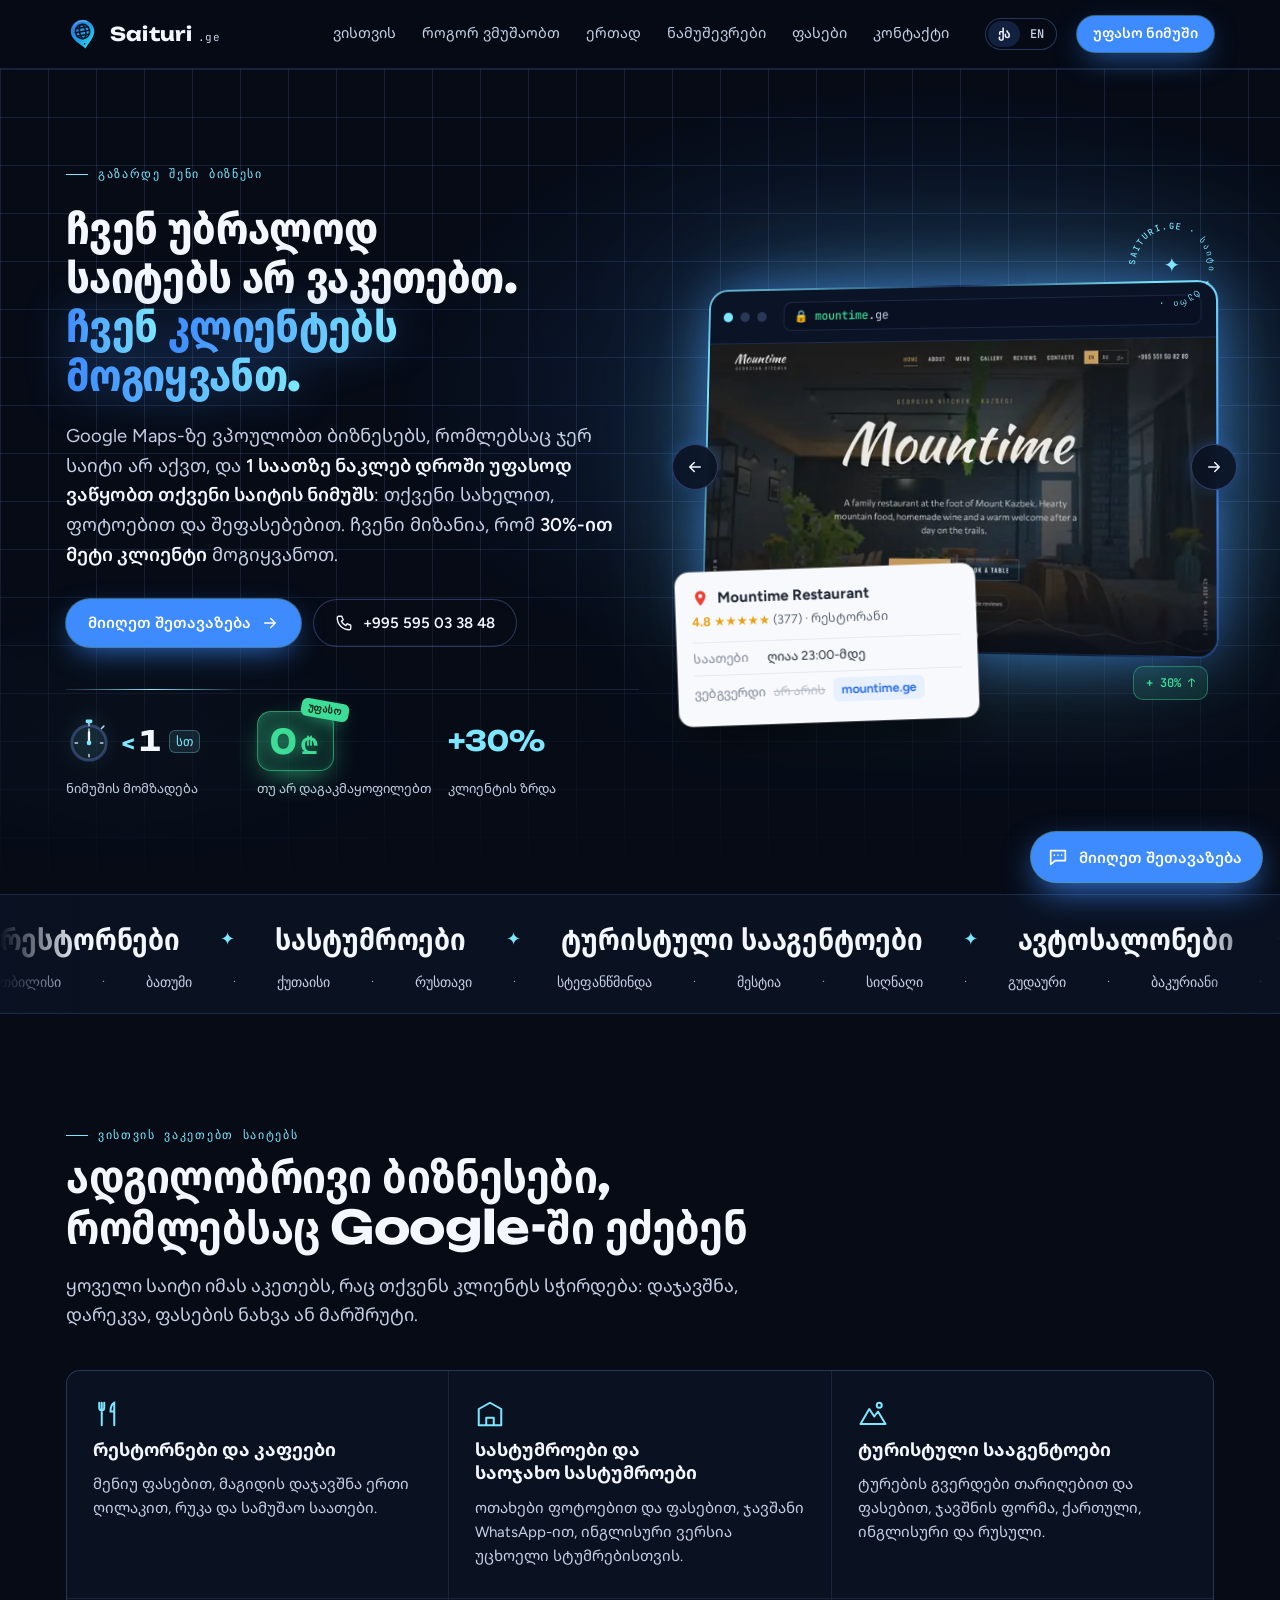
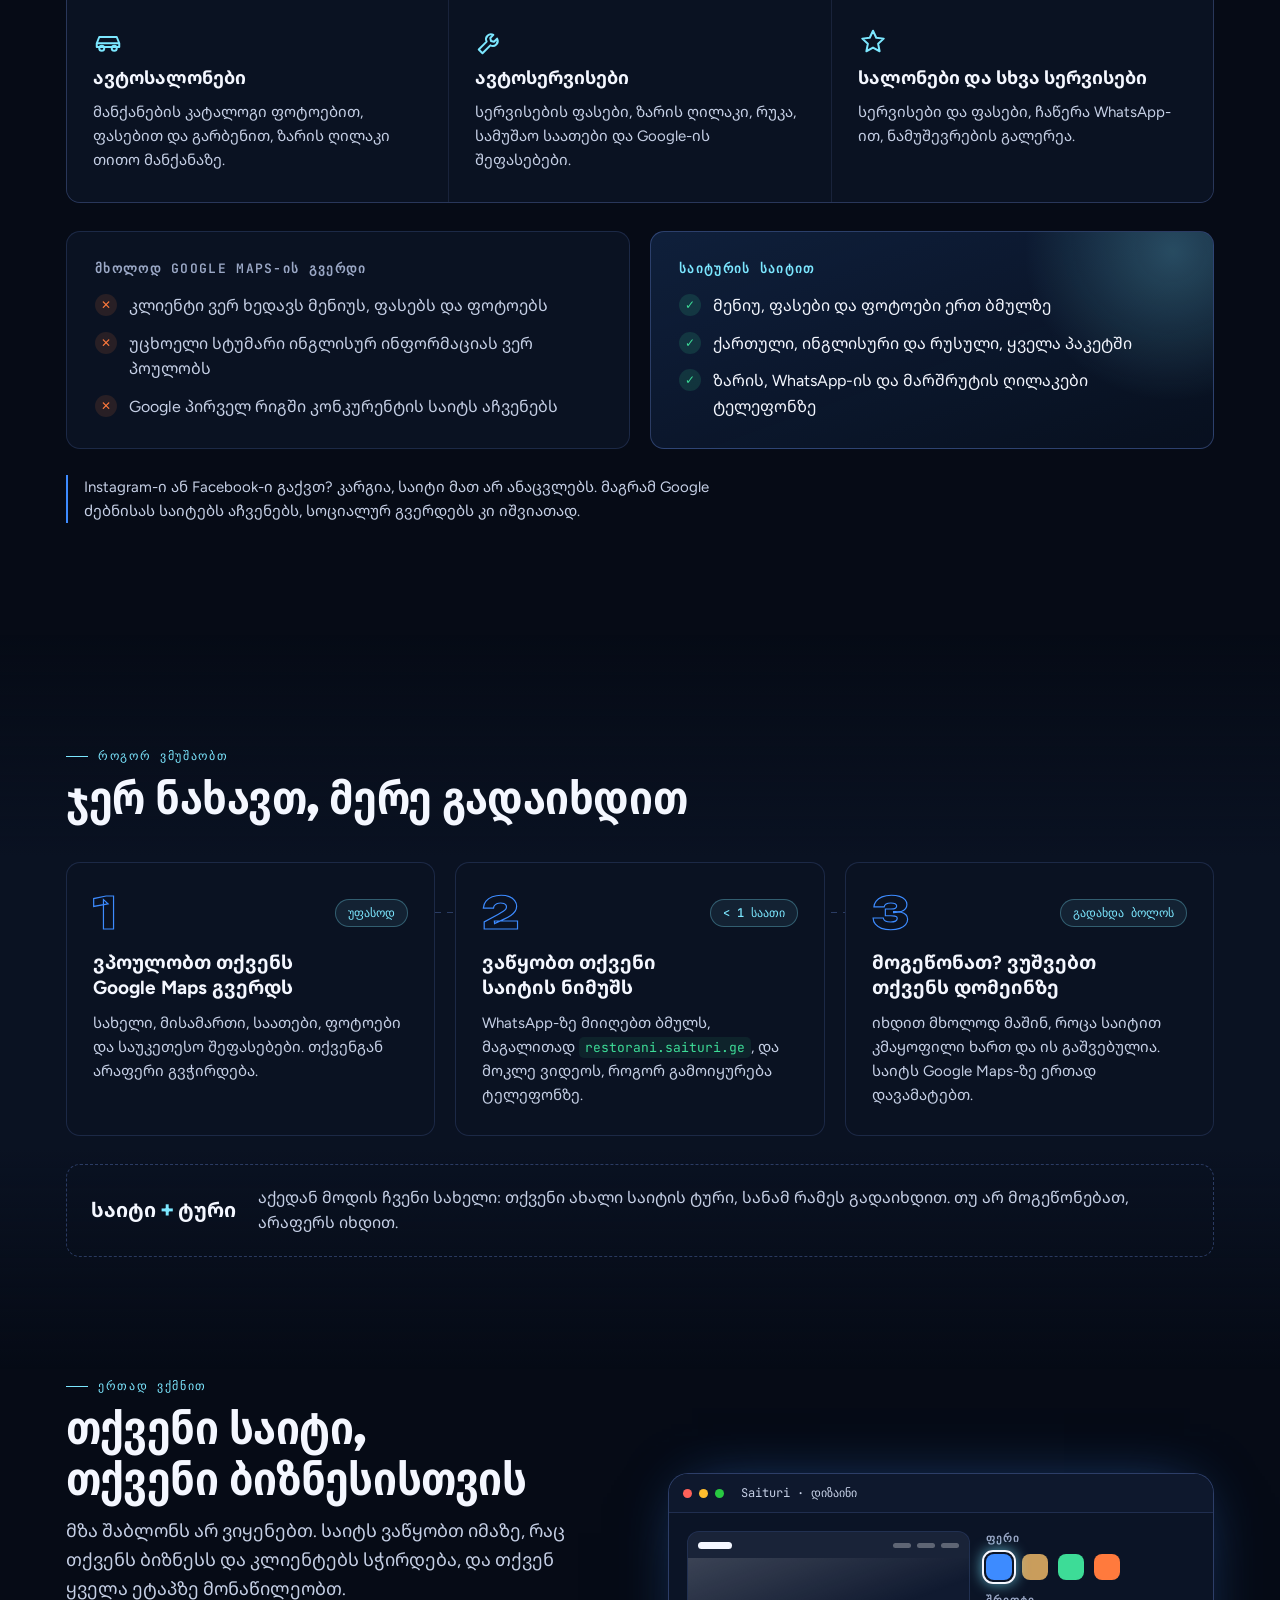
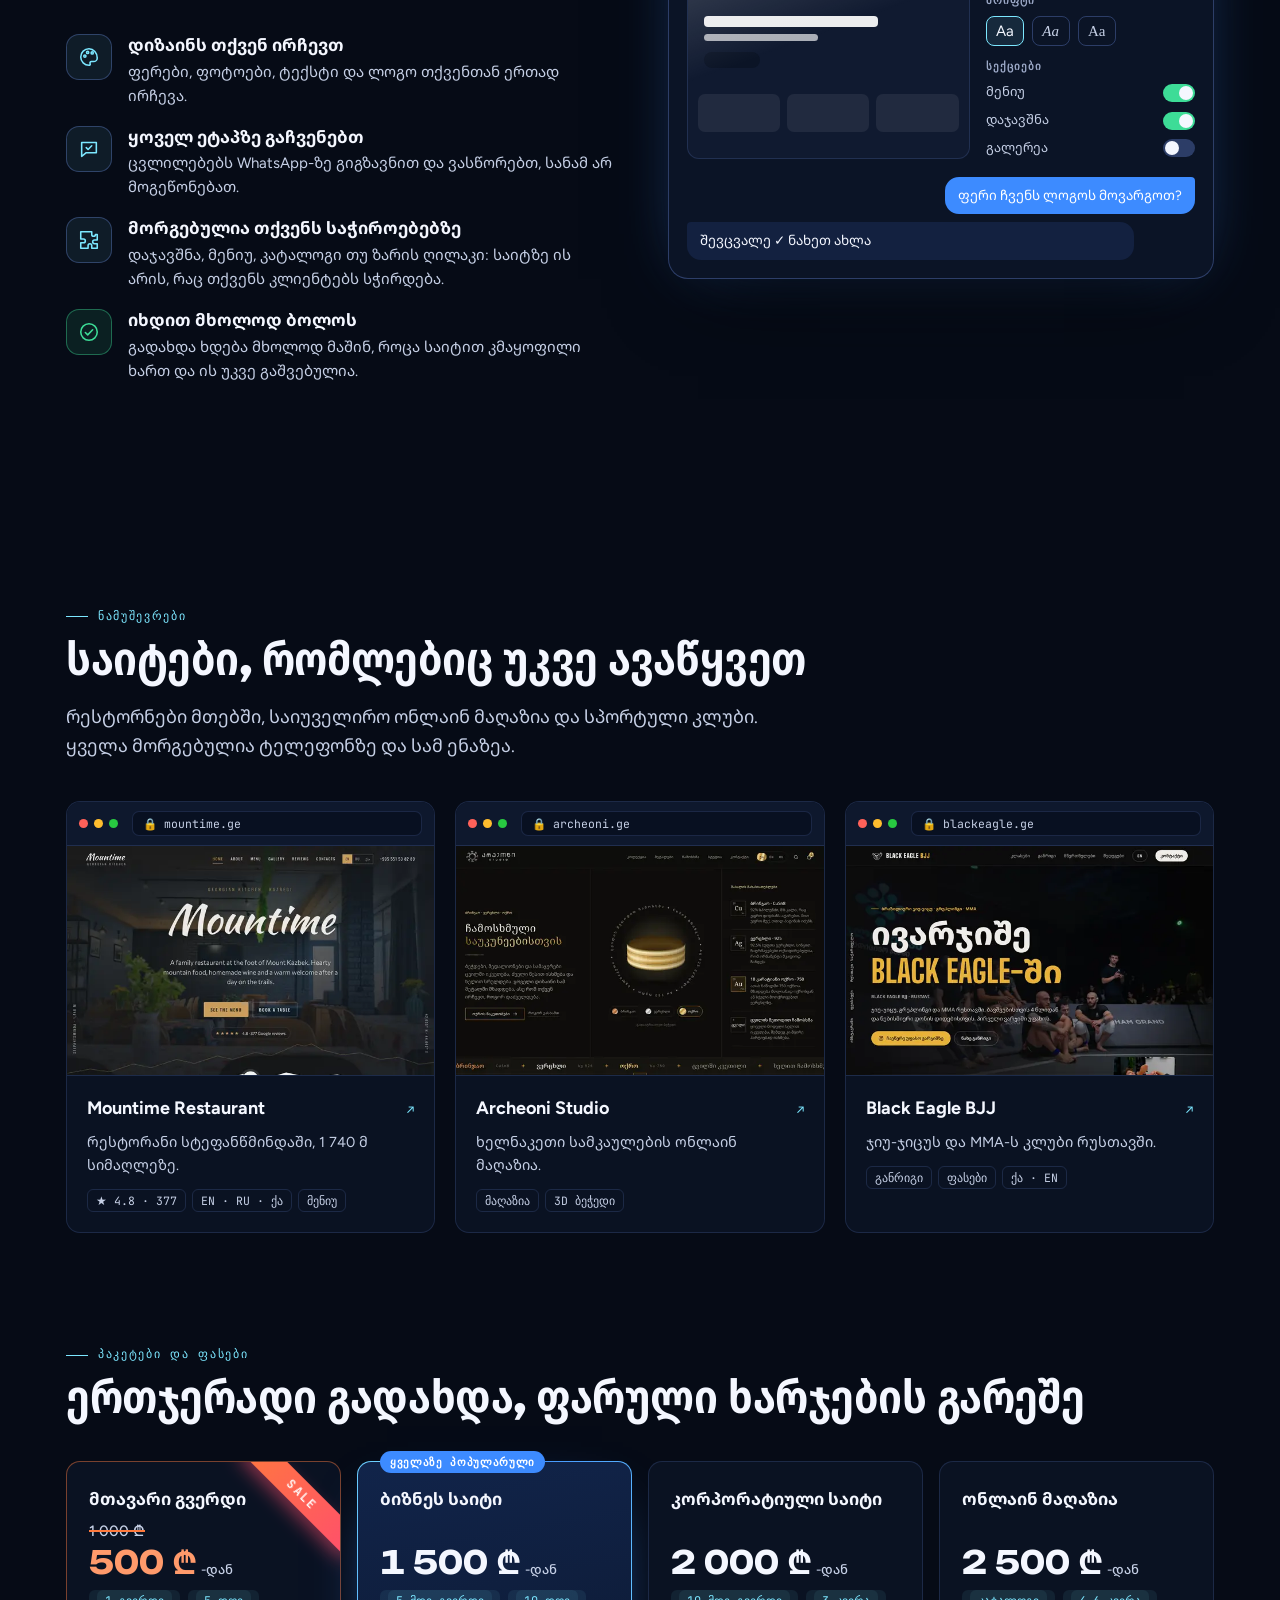
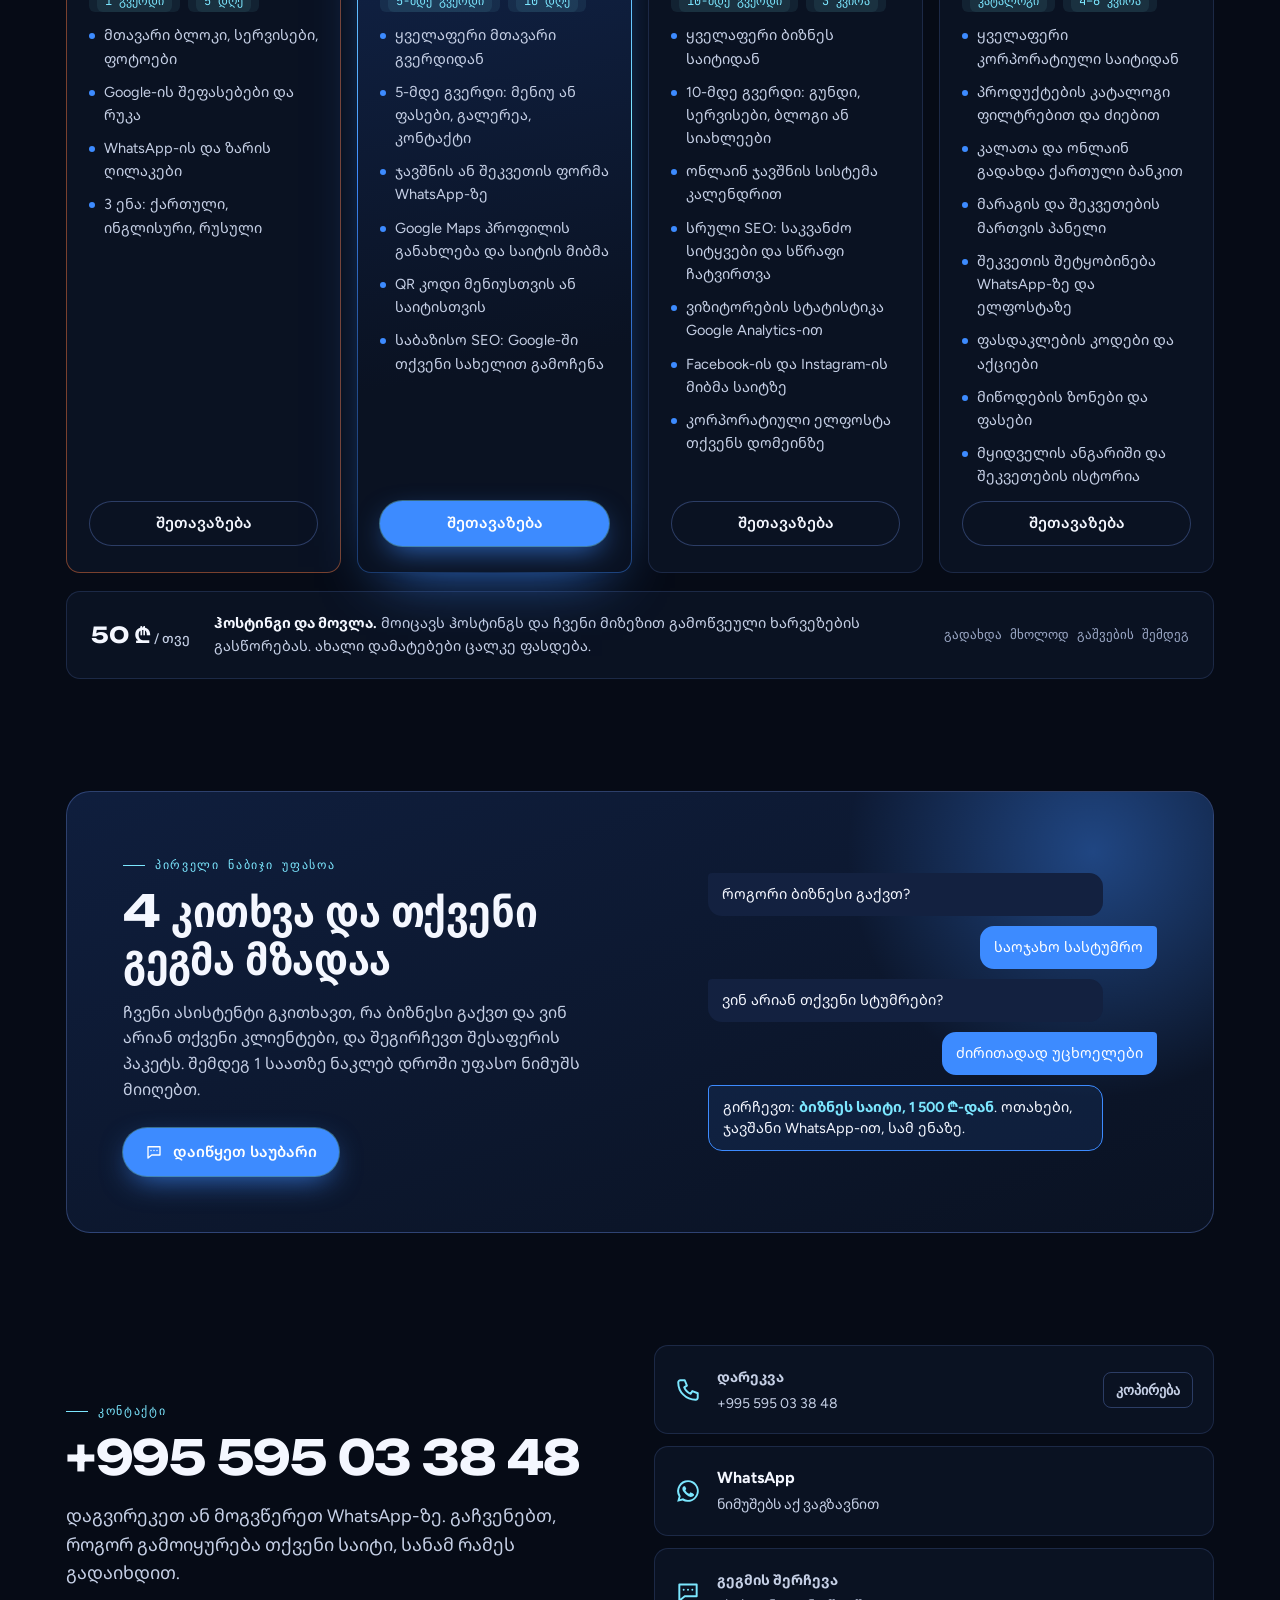
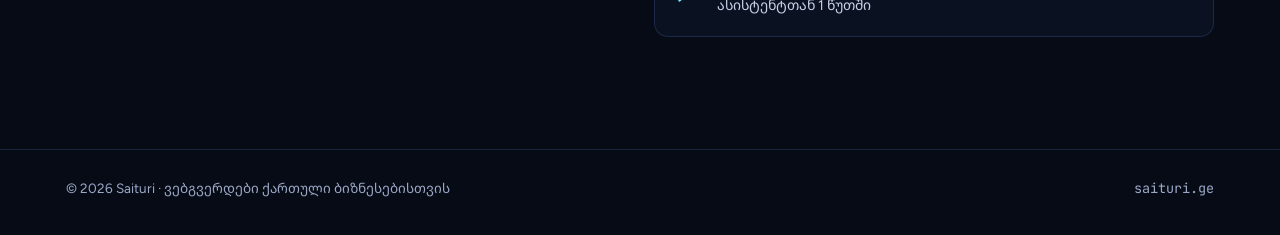
<file: public/index.html>
<!doctype html>
<html lang="ka">
<head>
<meta charset="utf-8">
<meta name="viewport" content="width=device-width, initial-scale=1, viewport-fit=cover">
<title>Saituri — ვებგვერდები ქართული ბიზნესებისთვის</title>
<meta name="description" content="საიტური — ვებგვერდები ქართული ბიზნესებისთვის. უფასო ნიმუში 1 საათზე ნაკლებ დროში. Websites for Georgian businesses, free sample in under 1 hour.">
<meta name="theme-color" content="#060B16">
<meta name="color-scheme" content="dark">
<link rel="canonical" href="https://saituri.ge/">
<link rel="icon" href="favicon.svg" type="image/svg+xml">
<link rel="apple-touch-icon" href="apple-touch-icon.png">
<link rel="manifest" href="site.webmanifest">
<meta property="og:type" content="website">
<meta property="og:url" content="https://saituri.ge/">
<meta property="og:title" content="Saituri — ვებგვერდები ქართული ბიზნესებისთვის">
<meta property="og:description" content="უფასო ნიმუში 1 საათზე ნაკლებ დროში. გადახდა მხოლოდ გაშვების შემდეგ.">
<meta property="og:image" content="https://saituri.ge/assets/img/og.jpg">
<meta property="og:image:width" content="1200">
<meta property="og:image:height" content="630">
<meta property="og:locale" content="ka_GE">
<meta name="twitter:card" content="summary_large_image">
<link rel="preconnect" href="https://fonts.googleapis.com">
<link rel="preconnect" href="https://fonts.gstatic.com" crossorigin>
<link rel="stylesheet" href="https://fonts.googleapis.com/css2?family=Unbounded:wght@500;700;800&family=Figtree:wght@400;500;600;700&family=Noto+Sans+Georgian:wdth,wght@62.5..100,400..900&family=JetBrains+Mono:wght@400;500&display=swap">
<link rel="preload" as="image" href="assets/img/work/mountime-640.webp" imagesrcset="assets/img/work/mountime-640.webp 640w, assets/img/work/mountime-1100.webp 1100w" imagesizes="(max-width:520px) 92vw, 540px" fetchpriority="high">
<link rel="stylesheet" href="assets/css/style.css">
<script type="application/ld+json">{"@context": "https://schema.org", "@type": "ProfessionalService", "name": "Saituri", "url": "https://saituri.ge/", "image": "https://saituri.ge/assets/img/og.jpg", "logo": "https://saituri.ge/favicon.svg", "telephone": "+995595033848", "areaServed": "GE", "priceRange": "500–2500 GEL", "description": "ვებგვერდები ქართული ბიზნესებისთვის: რესტორნები, სასტუმროები, ტურისტული სააგენტოები, ავტოსალონები და ავტოსერვისები.", "knowsLanguage": ["ka", "en", "ru"]}</script>
<script src="assets/js/main.js" defer></script>
</head>
<body>
<svg width="0" height="0" style="position:absolute" aria-hidden="true">
  <defs>
    <symbol id="logo" viewBox="0 0 400 400">
  <defs>
    <linearGradient id="sg-pin" x1="0.15" y1="0" x2="0.85" y2="1">
      <stop offset="0" stop-color="#2A6FDB"/>
      <stop offset="0.55" stop-color="#1FA3E8"/>
      <stop offset="1" stop-color="#2EE6F2"/>
    </linearGradient>
    <linearGradient id="sg-shine" x1="0" y1="0" x2="0" y2="1">
      <stop offset="0" stop-color="#FFFFFF" stop-opacity=".35"/>
      <stop offset="1" stop-color="#FFFFFF" stop-opacity="0"/>
    </linearGradient>
  </defs>
  <g transform="rotate(-10 200 200)">
    <path d="M200 372 C150 312 62 252 62 170 A138 138 0 1 1 338 170 C338 252 250 312 200 372 Z" fill="url(#sg-pin)"/>
    <path d="M92 132 A116 116 0 0 1 270 66" fill="none" stroke="url(#sg-shine)" stroke-width="14" stroke-linecap="round"/>
    <g fill="none" stroke="#0A1426" stroke-width="18" stroke-linecap="round">
      <circle cx="200" cy="170" r="84"/>
      <ellipse cx="200" cy="170" rx="36" ry="84"/>
      <line x1="116" y1="170" x2="284" y2="170"/>
      <line x1="128" y1="126" x2="272" y2="126"/>
      <line x1="128" y1="214" x2="272" y2="214"/>
    </g>
    <circle cx="200" cy="318" r="9" fill="#0A1426"/>
  </g>
</symbol>
    <symbol id="i-phone" viewBox="0 0 24 24"><path fill="none" stroke="currentColor" stroke-width="1.8" stroke-linecap="round" stroke-linejoin="round" d="M5 3h4l2 5-2.5 1.5a11 11 0 0 0 6 6L16 13l5 2v4a2 2 0 0 1-2 2A16 16 0 0 1 3 5a2 2 0 0 1 2-2"/></symbol>
    <symbol id="i-wa" viewBox="0 0 24 24"><path fill="currentColor" d="M12 2a10 10 0 0 0-8.6 15.1L2 22l5-1.3A10 10 0 1 0 12 2Zm0 18.2a8.2 8.2 0 0 1-4.2-1.2l-.3-.2-3 .8.8-2.9-.2-.3A8.2 8.2 0 1 1 12 20.2Zm4.5-6.1c-.2-.1-1.5-.7-1.7-.8s-.4-.1-.6.1-.6.8-.8 1-.3.2-.5.1a6.7 6.7 0 0 1-3.3-2.9c-.3-.4.3-.4.7-1.4a.5.5 0 0 0 0-.4l-.8-1.8c-.2-.5-.4-.4-.6-.4h-.5a1 1 0 0 0-.7.3 3 3 0 0 0-.9 2.2 5.1 5.1 0 0 0 1.1 2.7 11.7 11.7 0 0 0 4.5 4c1.7.7 2.3.8 3.2.6a2.7 2.7 0 0 0 1.8-1.2 2.2 2.2 0 0 0 .1-1.2c0-.1-.2-.2-.5-.3Z"/></symbol>
    <symbol id="i-chat" viewBox="0 0 24 24"><path fill="none" stroke="currentColor" stroke-width="1.8" stroke-linecap="round" stroke-linejoin="round" d="M4 5h16v11H9l-5 4V5Z"/><path stroke="currentColor" stroke-width="1.8" stroke-linecap="round" d="M8 10h.01M12 10h.01M16 10h.01"/></symbol>
    <symbol id="i-arrow" viewBox="0 0 24 24"><path fill="none" stroke="currentColor" stroke-width="2" stroke-linecap="round" stroke-linejoin="round" d="M5 12h14M13 6l6 6-6 6"/></symbol>
    <symbol id="i-menu" viewBox="0 0 24 24"><path fill="none" stroke="currentColor" stroke-width="1.8" stroke-linecap="round" d="M7 3v8M5 3v4a2 2 0 0 0 4 0V3M7 11v10M17 21V3c-2 1-3 4-3 7h3"/></symbol>
    <symbol id="i-cal" viewBox="0 0 24 24"><g fill="none" stroke="currentColor" stroke-width="1.8" stroke-linecap="round"><rect x="3" y="5" width="18" height="16" rx="3"/><path d="M3 10h18M8 3v4M16 3v4"/></g></symbol>
    <symbol id="i-pin" viewBox="0 0 24 24"><g fill="none" stroke="currentColor" stroke-width="1.8"><path stroke-linejoin="round" d="M12 21s-7-6.2-7-11.5a7 7 0 0 1 14 0C19 14.8 12 21 12 21Z"/><circle cx="12" cy="9.5" r="2.5"/></g></symbol>
    <symbol id="i-globe" viewBox="0 0 24 24"><g fill="none" stroke="currentColor" stroke-width="1.8"><circle cx="12" cy="12" r="9"/><path d="M3 12h18M12 3c2.5 2.6 3.8 5.6 3.8 9s-1.3 6.4-3.8 9c-2.5-2.6-3.8-5.6-3.8-9S9.5 5.6 12 3Z"/></g></symbol>
  </defs>
</svg>

<header class="top">
  <div class="wrap nav">
    <a class="brand" href="#top" aria-label="Saituri">
      <svg><use href="#logo"/></svg>
      <span>Saituri <small>.ge</small></span>
    </a>
    <nav class="navlinks" aria-label="Main" id="navlinks">
      <span class="pill" aria-hidden="true"></span>
      <a href="#sectors"><span class="ka">ვისთვის</span><span class="en">Who it's for</span></a>
      <a href="#how"><span class="ka">როგორ ვმუშაობთ</span><span class="en">How it works</span></a>
      <a href="#together"><span class="ka">ერთად</span><span class="en">Together</span></a>
      <a href="#work"><span class="ka">ნამუშევრები</span><span class="en">Our work</span></a>
      <a href="#prices"><span class="ka">ფასები</span><span class="en">Prices</span></a>
      <a href="#contact"><span class="ka">კონტაქტი</span><span class="en">Contact</span></a>
    </nav>
    <div class="lang" role="group" aria-label="Language">
      <button type="button" id="lang-ka" data-lang="ka" aria-pressed="true">ქა</button>
      <button type="button" id="lang-en" data-lang="en" aria-pressed="false">EN</button>
    </div>
    <button class="btn btn-primary" type="button" data-open-chat><span class="ka">უფასო ნიმუში</span><span class="en">Free sample</span></button>
  </div>
</header>

<main id="top">
  <section class="hero">
    <div class="grid-bg"></div>
    <div class="scan" aria-hidden="true"></div>
    <div class="wrap hero-grid">
      <div>
        <span class="eyebrow"><span class="ka">გაზარდე შენი ბიზნესი</span><span class="en">Grow your business</span></span>
        <h1>
          <span class="ka" data-words>ჩვენ უბრალოდ საიტებს არ ვაკეთებთ.<span class="glow">ჩვენ კლიენტებს მოგიყვანთ.</span></span>
          <span class="en" data-words>We don't just build websites.<span class="glow">We bring you customers.</span></span>
        </h1>
        <p class="sub">
          <span class="ka">Google Maps-ზე ვპოულობთ ბიზნესებს, რომლებსაც ჯერ საიტი არ აქვთ, და <b>1 საათზე ნაკლებ დროში უფასოდ ვაწყობთ თქვენი საიტის ნიმუშს</b>: თქვენი სახელით, ფოტოებით და შეფასებებით. ჩვენი მიზანია, რომ <b>30%-ით მეტი კლიენტი</b> მოგიყვანოთ.</span>
          <span class="en">We find businesses on Google Maps that don't have a website yet and <b>build a free sample of your site in under 1 hour</b>, with your name, photos and reviews. Our goal is to bring you <b>30% more customers</b>.</span>
        </p>
        <div class="cta-row">
          <button class="btn btn-primary" type="button" data-open-chat>
            <span class="ka">მიიღეთ შეთავაზება</span><span class="en">Get your offer</span>
            <svg><use href="#i-arrow"/></svg>
          </button>
          <a class="btn btn-ghost" href="tel:+995595033848"><svg><use href="#i-phone"/></svg>+995 595 03 38 48</a>
        </div>
        <div class="stats">
          <div class="stat stat-time">
            <div class="fig"><div class="timer" aria-hidden="true">
              <svg viewBox="0 0 48 48">
                <rect class="tb" x="20.5" y="1.5" width="7" height="4" rx="1.5"/>
                <line class="tk" x1="24" y1="5.5" x2="24" y2="8"/>
                <line class="tk" x1="37" y1="11" x2="39.5" y2="8.5"/>
                <circle class="tr" cx="24" cy="26" r="18"/>
                <circle class="tp" cx="24" cy="26" r="18"/>
                <line class="tk" x1="24" y1="11.5" x2="24" y2="14"/>
                <line class="tk" x1="38.5" y1="26" x2="36" y2="26"/>
                <line class="tk" x1="24" y1="40.5" x2="24" y2="38"/>
                <line class="tk" x1="9.5" y1="26" x2="12" y2="26"/>
                <line class="th" x1="24" y1="26" x2="24" y2="15"/>
                <circle class="tc" cx="24" cy="26" r="2.4"/>
              </svg>
            </div>
            <b><i class="lt">&lt;</i>1<i class="u ka">სთ</i><i class="u en">h</i></b></div>
            <span class="ka">ნიმუშის მომზადება</span><span class="en">to your sample</span>
          </div>
          <div class="stat stat-free">
            <div class="fig"><div class="freebox">
              <b class="zero">0<i class="cur">₾</i></b>
              <i class="badge ka">უფასო</i><i class="badge en">Free</i>
              <i class="spk s1" aria-hidden="true">✦</i><i class="spk s2" aria-hidden="true">✦</i><i class="spk s3" aria-hidden="true">✦</i>
            </div></div>
            <span class="ka">თუ არ დაგაკმაყოფილებთ</span><span class="en">if you're not satisfied</span>
          </div>
          <div class="stat"><div class="fig"><b>+30%</b></div><span class="ka">კლიენტის ზრდა</span><span class="en">customer growth</span></div>
        </div>
      </div>

      <div class="stage" id="stage">
        <div class="seal" aria-hidden="true">
          <svg viewBox="0 0 100 100"><defs><path id="circ" d="M50 50 m-38 0 a38 38 0 1 1 76 0 a38 38 0 1 1 -76 0"/></defs><text><textPath href="#circ">SAITURI.GE · საიტი + ტური · </textPath></text></svg>
          <span class="st">✦</span>
        </div>
        <div class="orbit" id="orbit" aria-hidden="true">
          <div class="tile photo"><img src="assets/img/dishes/mtsvadi.webp" alt="" width="192" height="192" loading="lazy" decoding="async"></div>
          <div class="tile glass"><div class="ic"><svg><use href="#i-menu"/></svg></div><b><span class="ka">მენიუ</span><span class="en">Menu</span></b><span><span class="ka">ფასებით და ფოტოებით</span><span class="en">with prices and photos</span></span></div>
          <div class="tile photo"><img src="assets/img/dishes/khachapuri.webp" alt="" width="192" height="192" loading="lazy" decoding="async"></div>
          <div class="tile glass"><div class="ic"><svg><use href="#i-cal"/></svg></div><b><span class="ka">დაჯავშნა</span><span class="en">Booking</span></b><span><span class="ka">ერთი ღილაკით</span><span class="en">in one tap</span></span></div>
          <div class="tile photo"><img src="assets/img/dishes/feast.webp" alt="" width="192" height="192" loading="lazy" decoding="async"></div>
          <div class="tile glass"><div class="ic"><svg><use href="#i-pin"/></svg></div><b>Google Maps</b><span>★ 4.8 · 377</span></div>
          <div class="tile photo"><img src="assets/img/dishes/bar.webp" alt="" width="192" height="192" loading="lazy" decoding="async"></div>
          <div class="tile glass"><div class="ic"><svg><use href="#i-globe"/></svg></div><b>ქა · EN · RU</b><span><span class="ka">სამ ენაზე</span><span class="en">in three languages</span></span></div>
        </div>
        <div class="floaty" id="center">
          <div class="window">
            <div class="window-in">
              <div class="chrome"><i></i><i></i><i></i><div class="url" id="hurl">🔒 <b>mountime</b>.ge</div></div>
              <div class="slides" id="slides" aria-label="Portfolio">
                <img class="slide on" src="assets/img/work/mountime-640.webp" srcset="assets/img/work/mountime-640.webp 640w, assets/img/work/mountime-1100.webp 1100w" width="1100" height="1719" sizes="(max-width:520px) 92vw, 540px" alt="Mountime Restaurant website" fetchpriority="high">
                <img class="slide" data-src="assets/img/work/archeoni-640.webp" data-srcset="assets/img/work/archeoni-640.webp 640w, assets/img/work/archeoni-1100.webp 1100w" width="1100" height="1719" sizes="(max-width:520px) 92vw, 540px" alt="Archeoni Studio website" decoding="async">
                <img class="slide" data-src="assets/img/work/bjj-640.webp" data-srcset="assets/img/work/bjj-640.webp 640w, assets/img/work/bjj-1100.webp 1100w" width="1100" height="1719" sizes="(max-width:520px) 92vw, 540px" alt="Black Eagle BJJ website" decoding="async">
                <div class="dots" id="dots"><button type="button" aria-label="Mountime Restaurant" aria-current="true"></button><button type="button" aria-label="Archeoni Studio"></button><button type="button" aria-label="Black Eagle BJJ"></button></div>
              </div>
            </div>
          </div>
          <button class="harr prev" type="button" id="hprev" aria-label="Previous website"><svg><use href="#i-arrow"/></svg></button>
          <button class="harr next" type="button" id="hnext" aria-label="Next website"><svg><use href="#i-arrow"/></svg></button>
        </div>
        <div class="maps">
          <div class="mh"><svg class="pin" viewBox="0 0 24 24"><path fill="#EA4335" d="M12 2a7 7 0 0 0-7 7c0 5.2 7 13 7 13s7-7.8 7-13a7 7 0 0 0-7-7Z"/><circle cx="12" cy="9" r="2.6" fill="#fff"/></svg><span id="mname">Mountime Restaurant</span></div>
          <div class="rate" id="mrate"><b>4.8 ★★★★★</b> (377) · <span class="ka">რესტორანი</span><span class="en">Restaurant</span></div>
          <div class="row" id="mrow"><span class="k"><span class="ka">საათები</span><span class="en">Hours</span></span><span class="ka">ღიაა 23:00-მდე</span><span class="en">Open until 23:00</span></div>
          <div class="row web"><span class="k"><span class="ka">ვებგვერდი</span><span class="en">Website</span></span><s><span class="ka">არ არის</span><span class="en">none</span></s> <a id="mweb">mountime.ge</a></div>
        </div>
        <div class="plus" aria-hidden="true">+ 30% ↑</div>
      </div>
    </div>
  </section>

  <div class="marquee" aria-hidden="true">
    <div class="track">
      <span class="ka">რესტორნები</span><span class="ka">სასტუმროები</span><span class="ka">ტურისტული სააგენტოები</span><span class="ka">ავტოსალონები</span><span class="ka">ავტოსერვისები</span><span class="ka">სალონები</span>
      <span class="ka">რესტორნები</span><span class="ka">სასტუმროები</span><span class="ka">ტურისტული სააგენტოები</span><span class="ka">ავტოსალონები</span><span class="ka">ავტოსერვისები</span><span class="ka">სალონები</span>
      <span class="en">Restaurants</span><span class="en">Hotels</span><span class="en">Tour agencies</span><span class="en">Car dealerships</span><span class="en">Car repair</span><span class="en">Salons</span>
      <span class="en">Restaurants</span><span class="en">Hotels</span><span class="en">Tour agencies</span><span class="en">Car dealerships</span><span class="en">Car repair</span><span class="en">Salons</span>
    </div>
    <div class="track rev">
      <span class="ka">თბილისი</span><span class="ka">ბათუმი</span><span class="ka">ქუთაისი</span><span class="ka">რუსთავი</span><span class="ka">სტეფანწმინდა</span><span class="ka">მესტია</span><span class="ka">სიღნაღი</span><span class="ka">გუდაური</span><span class="ka">ბაკურიანი</span><span class="ka">ბორჯომი</span>
      <span class="ka">თბილისი</span><span class="ka">ბათუმი</span><span class="ka">ქუთაისი</span><span class="ka">რუსთავი</span><span class="ka">სტეფანწმინდა</span><span class="ka">მესტია</span><span class="ka">სიღნაღი</span><span class="ka">გუდაური</span><span class="ka">ბაკურიანი</span><span class="ka">ბორჯომი</span>
      <span class="en">Tbilisi</span><span class="en">Batumi</span><span class="en">Kutaisi</span><span class="en">Rustavi</span><span class="en">Stepantsminda</span><span class="en">Mestia</span><span class="en">Sighnaghi</span><span class="en">Gudauri</span><span class="en">Bakuriani</span><span class="en">Borjomi</span>
      <span class="en">Tbilisi</span><span class="en">Batumi</span><span class="en">Kutaisi</span><span class="en">Rustavi</span><span class="en">Stepantsminda</span><span class="en">Mestia</span><span class="en">Sighnaghi</span><span class="en">Gudauri</span><span class="en">Bakuriani</span><span class="en">Borjomi</span>
    </div>
  </div>

  <!-- SECTORS -->
  <section id="sectors">
    <div class="wrap">
      <div class="sechead reveal">
        <span class="eyebrow"><span class="ka">ვისთვის ვაკეთებთ საიტებს</span><span class="en">Who we build for</span></span>
        <h2><span class="ka">ადგილობრივი ბიზნესები, რომლებსაც Google-ში ეძებენ</span><span class="en">Local businesses people search for on Google</span></h2>
        <p class="lead"><span class="ka">ყოველი საიტი იმას აკეთებს, რაც თქვენს კლიენტს სჭირდება: დაჯავშნა, დარეკვა, ფასების ნახვა ან მარშრუტი.</span><span class="en">Each site does the one thing your customer came for: book, call, check prices or get directions.</span></p>
      </div>
      <div class="sectors reveal">
        <div class="sector">
          <svg viewBox="0 0 24 24" fill="none" stroke="currentColor" stroke-width="1.6" stroke-linecap="round"><path d="M7 3v8M5 3v4a2 2 0 0 0 4 0V3M7 11v10M17 21V3c-2 1-3 4-3 7h3"/></svg>
          <h3><span class="ka">რესტორნები და კაფეები</span><span class="en">Restaurants &amp; cafés</span></h3>
          <p><span class="ka">მენიუ ფასებით, მაგიდის დაჯავშნა ერთი ღილაკით, რუკა და სამუშაო საათები.</span><span class="en">Menu with prices, one-tap table booking, map and opening hours.</span></p>
        </div>
        <div class="sector">
          <svg viewBox="0 0 24 24" fill="none" stroke="currentColor" stroke-width="1.6" stroke-linecap="round" stroke-linejoin="round"><path d="M3 21V8l9-5 9 5v13M9 21v-6h6v6M3 21h18"/></svg>
          <h3><span class="ka">სასტუმროები და საოჯახო სასტუმროები</span><span class="en">Hotels &amp; guesthouses</span></h3>
          <p><span class="ka">ოთახები ფოტოებით და ფასებით, ჯავშანი WhatsApp-ით, ინგლისური ვერსია უცხოელი სტუმრებისთვის.</span><span class="en">Rooms with photos and prices, booking over WhatsApp, English for foreign guests.</span></p>
        </div>
        <div class="sector">
          <svg viewBox="0 0 24 24" fill="none" stroke="currentColor" stroke-width="1.6" stroke-linecap="round" stroke-linejoin="round"><path d="M2 20l7-12 4 6 3-4 6 10H2Z"/><circle cx="17" cy="5" r="2"/></svg>
          <h3><span class="ka">ტურისტული სააგენტოები</span><span class="en">Tour agencies</span></h3>
          <p><span class="ka">ტურების გვერდები თარიღებით და ფასებით, ჯავშნის ფორმა, ქართული, ინგლისური და რუსული.</span><span class="en">Tour pages with dates and prices, a booking form, Georgian, English and Russian.</span></p>
        </div>
        <div class="sector">
          <svg viewBox="0 0 24 24" fill="none" stroke="currentColor" stroke-width="1.6" stroke-linecap="round" stroke-linejoin="round"><path d="M3 16v-3l2-5h14l2 5v3H3ZM3 13h18"/><circle cx="7" cy="17" r="2"/><circle cx="17" cy="17" r="2"/></svg>
          <h3><span class="ka">ავტოსალონები</span><span class="en">Car dealerships</span></h3>
          <p><span class="ka">მანქანების კატალოგი ფოტოებით, ფასებით და გარბენით, ზარის ღილაკი თითო მანქანაზე.</span><span class="en">Car catalogue with photos, prices and mileage, a call button on every car.</span></p>
        </div>
        <div class="sector">
          <svg viewBox="0 0 24 24" fill="none" stroke="currentColor" stroke-width="1.6" stroke-linecap="round" stroke-linejoin="round"><path d="M14.7 6.3a4 4 0 0 0-5.4 5.4L3 18l3 3 6.3-6.3a4 4 0 0 0 5.4-5.4l-2.5 2.5-2.4-.6-.6-2.4 2.5-2.5Z"/></svg>
          <h3><span class="ka">ავტოსერვისები</span><span class="en">Car repair shops</span></h3>
          <p><span class="ka">სერვისების ფასები, ზარის ღილაკი, რუკა, სამუშაო საათები და Google-ის შეფასებები.</span><span class="en">Service price list, call button, map, hours and your Google reviews.</span></p>
        </div>
        <div class="sector">
          <svg viewBox="0 0 24 24" fill="none" stroke="currentColor" stroke-width="1.6" stroke-linecap="round" stroke-linejoin="round"><path d="M12 3l2.6 5.6 6 .7-4.5 4.1 1.2 6L12 16.5 6.7 19.4l1.2-6L3.4 9.3l6-.7L12 3Z"/></svg>
          <h3><span class="ka">სალონები და სხვა სერვისები</span><span class="en">Salons &amp; other services</span></h3>
          <p><span class="ka">სერვისები და ფასები, ჩაწერა WhatsApp-ით, ნამუშევრების გალერეა.</span><span class="en">Services and prices, booking over WhatsApp, a gallery of your work.</span></p>
        </div>
      </div>

      <div class="ba" style="margin-top:28px">
        <div class="before reveal">
          <h3><span class="ka">მხოლოდ Google Maps-ის გვერდი</span><span class="en">Only a Google Maps listing</span></h3>
          <ul>
            <li><span class="ka">კლიენტი ვერ ხედავს მენიუს, ფასებს და ფოტოებს</span><span class="en">Customers can't see your menu, prices or photos</span></li>
            <li><span class="ka">უცხოელი სტუმარი ინგლისურ ინფორმაციას ვერ პოულობს</span><span class="en">Foreign visitors find nothing in English</span></li>
            <li><span class="ka">Google პირველ რიგში კონკურენტის საიტს აჩვენებს</span><span class="en">Google shows your competitor's site first</span></li>
          </ul>
        </div>
        <div class="after reveal d1">
          <h3><span class="ka">საიტურის საიტით</span><span class="en">With a Saituri site</span></h3>
          <ul>
            <li style="--i:0"><span class="ka">მენიუ, ფასები და ფოტოები ერთ ბმულზე</span><span class="en">Menu, prices and photos on one link</span></li>
            <li style="--i:1"><span class="ka">ქართული, ინგლისური და რუსული, ყველა პაკეტში</span><span class="en">Georgian, English and Russian in every package</span></li>
            <li style="--i:2"><span class="ka">ზარის, WhatsApp-ის და მარშრუტის ღილაკები ტელეფონზე</span><span class="en">Call, WhatsApp and directions buttons on every phone</span></li>
          </ul>
        </div>
      </div>
      <p class="quote reveal"><span class="ka">Instagram-ი ან Facebook-ი გაქვთ? კარგია, საიტი მათ არ ანაცვლებს. მაგრამ Google ძებნისას საიტებს აჩვენებს, სოციალურ გვერდებს კი იშვიათად.</span><span class="en">Already on Instagram or Facebook? Good, a site doesn't replace them. But when people search, Google shows websites and rarely shows social pages.</span></p>
    </div>
  </section>

  <!-- HOW -->
  <section id="how" style="background:linear-gradient(180deg,transparent,var(--bg2) 30%,var(--bg2) 70%,transparent)">
    <div class="wrap">
      <div class="sechead reveal">
        <span class="eyebrow"><span class="ka">როგორ ვმუშაობთ</span><span class="en">How it works</span></span>
        <h2><span class="ka">ჯერ ნახავთ, მერე გადაიხდით</span><span class="en">You see it first, you pay later</span></h2>
      </div>
      <div class="steps">
        <div class="step reveal">
          <div class="top"><div class="n">1</div><div class="time"><span class="ka">უფასოდ</span><span class="en">free</span></div></div>
          <h3><span class="ka">ვპოულობთ თქვენს Google Maps გვერდს</span><span class="en">We look at your Google Maps page</span></h3>
          <p><span class="ka">სახელი, მისამართი, საათები, ფოტოები და საუკეთესო შეფასებები. თქვენგან არაფერი გვჭირდება.</span><span class="en">Name, address, hours, photos and your best reviews. We need nothing from you.</span></p>
        </div>
        <div class="step reveal d1">
          <div class="top"><div class="n">2</div><div class="time"><span class="ka">&lt; 1 საათი</span><span class="en">&lt; 1 hour</span></div></div>
          <h3><span class="ka">ვაწყობთ თქვენი საიტის ნიმუშს</span><span class="en">We build a sample of your site</span></h3>
          <p><span class="ka">WhatsApp-ზე მიიღებთ ბმულს, მაგალითად <code>restorani.saituri.ge</code>, და მოკლე ვიდეოს, როგორ გამოიყურება ტელეფონზე.</span><span class="en">You get a link on WhatsApp, like <code>restorani.saituri.ge</code>, plus a short video of how it looks on a phone.</span></p>
        </div>
        <div class="step reveal d2">
          <div class="top"><div class="n">3</div><div class="time"><span class="ka">გადახდა ბოლოს</span><span class="en">Pay at the end</span></div></div>
          <h3><span class="ka">მოგეწონათ? ვუშვებთ თქვენს დომეინზე</span><span class="en">Like it? We launch it on your domain</span></h3>
          <p><span class="ka">იხდით მხოლოდ მაშინ, როცა საიტით კმაყოფილი ხართ და ის გაშვებულია. საიტს Google Maps-ზე ერთად დავამატებთ.</span><span class="en">You pay only once you're happy with the site and it's live. We add the site to your Google Maps listing together.</span></p>
        </div>
      </div>
      <div class="name-note reveal">
        <div class="eq">საიტი <em>+</em> ტური</div>
        <p><span class="ka">აქედან მოდის ჩვენი სახელი: თქვენი ახალი საიტის ტური, სანამ რამეს გადაიხდით. თუ არ მოგეწონებათ, არაფერს იხდით.</span><span class="en">That's where our name comes from: a tour of your new site before you pay anything. If you don't like it, you pay nothing.</span></p>
      </div>
    </div>
  </section>

  <!-- TOGETHER -->
  <section id="together" style="padding-top:0">
    <div class="wrap together">
      <div class="reveal">
        <span class="eyebrow"><span class="ka">ერთად ვქმნით</span><span class="en">We design it together</span></span>
        <h2 style="margin-top:6px"><span class="ka">თქვენი საიტი, თქვენი ბიზნესისთვის</span><span class="en">Your site, built for your business</span></h2>
        <p class="lead"><span class="ka">მზა შაბლონს არ ვიყენებთ. საიტს ვაწყობთ იმაზე, რაც თქვენს ბიზნესს და კლიენტებს სჭირდება, და თქვენ ყველა ეტაპზე მონაწილეობთ.</span><span class="en">We don't use ready-made templates. We build your site around what your business and customers need, and you're involved at every step.</span></p>
        <ul class="tlist">
          <li>
            <div class="ic"><svg viewBox="0 0 24 24" fill="none" stroke="currentColor" stroke-width="1.7" stroke-linecap="round" stroke-linejoin="round"><path d="M12 3a9 9 0 1 0 0 18c1.1 0 1.6-.9 1.2-1.8-.5-1.1.2-2.2 1.4-2.2H17a4 4 0 0 0 4-4c0-5-4-10-9-10Z"/><circle cx="7.5" cy="11" r="1.2"/><circle cx="10.5" cy="7" r="1.2"/><circle cx="15.5" cy="7.5" r="1.2"/></svg></div>
            <b><span class="ka">დიზაინს თქვენ ირჩევთ</span><span class="en">You choose the design</span></b>
            <p><span class="ka">ფერები, ფოტოები, ტექსტი და ლოგო თქვენთან ერთად ირჩევა.</span><span class="en">Colours, photos, text and logo are chosen together with you.</span></p>
          </li>
          <li>
            <div class="ic"><svg viewBox="0 0 24 24" fill="none" stroke="currentColor" stroke-width="1.7" stroke-linecap="round" stroke-linejoin="round"><path d="M4 5h16v11H9l-5 4V5Z"/><path d="M9 10.5l2 2 4-4"/></svg></div>
            <b><span class="ka">ყოველ ეტაპზე გაჩვენებთ</span><span class="en">We show you every step</span></b>
            <p><span class="ka">ცვლილებებს WhatsApp-ზე გიგზავნით და ვასწორებთ, სანამ არ მოგეწონებათ.</span><span class="en">We send changes on WhatsApp and keep adjusting until you like it.</span></p>
          </li>
          <li>
            <div class="ic"><svg viewBox="0 0 24 24" fill="none" stroke="currentColor" stroke-width="1.7" stroke-linecap="round" stroke-linejoin="round"><path d="M9 3h6v3a2 2 0 1 0 4 0h2v6h-3a2 2 0 1 0 0 4h3v5h-6v-3a2 2 0 1 0-4 0v3H3v-6h3a2 2 0 1 0 0-4H3V3h6Z"/></svg></div>
            <b><span class="ka">მორგებულია თქვენს საჭიროებებზე</span><span class="en">Fitted to what you need</span></b>
            <p><span class="ka">დაჯავშნა, მენიუ, კატალოგი თუ ზარის ღილაკი: საიტზე ის არის, რაც თქვენს კლიენტებს სჭირდება.</span><span class="en">Booking, menu, catalogue or a call button: your site has what your customers need.</span></p>
          </li>
          <li>
            <div class="ic ok"><svg viewBox="0 0 24 24" fill="none" stroke="currentColor" stroke-width="1.7" stroke-linecap="round" stroke-linejoin="round"><circle cx="12" cy="12" r="9"/><path d="M8 12.5l2.6 2.6L16 9.5"/></svg></div>
            <b><span class="ka">იხდით მხოლოდ ბოლოს</span><span class="en">You pay only at the end</span></b>
            <p><span class="ka">გადახდა ხდება მხოლოდ მაშინ, როცა საიტით კმაყოფილი ხართ და ის უკვე გაშვებულია.</span><span class="en">You pay only once you're happy with the site and it's live.</span></p>
          </li>
        </ul>
      </div>

      <div class="studio reveal d1" aria-hidden="true">
        <div class="stb"><i></i><i></i><i></i><em>Saituri · <span class="ka">დიზაინი</span><span class="en">design</span></em></div>
        <div class="sbody">
          <div class="pv">
            <div class="pnav"><b></b><span></span><span></span><span></span></div>
            <div class="phero">
              <i class="l1"></i><i class="l2"></i><i class="btnp"></i>
            </div>
            <div class="pcards"><i></i><i></i><i></i></div>
          </div>
          <div class="panel">
            <div class="lbl"><span class="ka">ფერი</span><span class="en">Colour</span></div>
            <div class="sw"><i style="background:#3D8BFF"></i><i style="background:#C99D5C"></i><i style="background:#3DDC97"></i><i style="background:#FF7A3D"></i><b class="ringsel"></b></div>
            <div class="lbl"><span class="ka">შრიფტი</span><span class="en">Font</span></div>
            <div class="fonts"><i class="on">Aa</i><i style="font-family:cursive;font-style:italic">Aa</i><i style="font-family:Georgia,serif">Aa</i></div>
            <div class="lbl"><span class="ka">სექციები</span><span class="en">Sections</span></div>
            <div class="tgs">
              <div><span class="ka">მენიუ</span><span class="en">Menu</span><b class="tg on"></b></div>
              <div><span class="ka">დაჯავშნა</span><span class="en">Booking</span><b class="tg on"></b></div>
              <div><span class="ka">გალერეა</span><span class="en">Gallery</span><b class="tg flip"></b></div>
            </div>
          </div>
        </div>
        <div class="sfeed">
          <div class="bub me f1"><span class="ka">ფერი ჩვენს ლოგოს მოვარგოთ?</span><span class="en">Can the colour match our logo?</span></div>
          <div class="bub bot f2"><span class="ka">შევცვალე ✓ ნახეთ ახლა</span><span class="en">Done ✓ take a look</span></div>
        </div>
      </div>
    </div>
  </section>

  <!-- PORTFOLIO -->
  <section id="work">
    <div class="wrap">
      <div class="sechead reveal">
        <span class="eyebrow"><span class="ka">ნამუშევრები</span><span class="en">Our work</span></span>
        <h2><span class="ka">საიტები, რომლებიც უკვე ავაწყვეთ</span><span class="en">Sites we've already built</span></h2>
        <p class="lead"><span class="ka">რესტორნები მთებში, საიუველირო ონლაინ მაღაზია და სპორტული კლუბი. ყველა მორგებულია ტელეფონზე და სამ ენაზეა.</span><span class="en">Mountain restaurants, a jewellery shop and a sports club. All built for phones, most in three languages.</span></p>
      </div>
      <div class="works">
        <a class="work reveal" href="https://claude.ai/code/artifact/5e9285a8-ce46-4983-b412-35dbd24cb1e8" target="_blank" rel="noopener">
          <div class="shot"><div class="bar"><i></i><i></i><i></i><em>🔒 mountime.ge</em></div><div class="vp"><img src="assets/img/work/mountime-640.webp" srcset="assets/img/work/mountime-640.webp 640w, assets/img/work/mountime-1100.webp 1100w" width="1100" height="1719" sizes="(max-width:600px) 92vw, (max-width:900px) 46vw, 570px" alt="Mountime Restaurant website" loading="lazy" decoding="async"></div></div>
          <div class="winfo">
            <h3>Mountime Restaurant <span class="arr">↗</span></h3>
            <p><span class="ka">რესტორანი სტეფანწმინდაში, 1 740 მ სიმაღლეზე.</span><span class="en">Restaurant in Stepantsminda, 1,740 m up.</span></p>
            <div class="chips"><span>★ 4.8 · 377</span><span>EN · RU · ქა</span><span><span class="ka">მენიუ</span><span class="en">Menu</span></span></div>
          </div>
        </a>
        <!-- Restaurant Mere: hidden for now, remove "hidden" to show it again -->
        <a class="work reveal d1" hidden href="https://claude.ai/code/artifact/d19d1f35-91f9-463c-9144-e3983933f8b3" target="_blank" rel="noopener">
          <div class="shot"><div class="bar"><i></i><i></i><i></i><em>🔒 mere.ge</em></div><div class="vp"><img src="assets/img/work/mere-640.webp" srcset="assets/img/work/mere-640.webp 640w, assets/img/work/mere-1100.webp 1100w" width="1100" height="1719" sizes="(max-width:600px) 92vw, (max-width:900px) 46vw, 570px" alt="Restaurant Mere website" loading="lazy" decoding="async"></div></div>
          <div class="winfo">
            <h3>Restaurant Mere <span class="arr">↗</span></h3>
            <p><span class="ka">რესტორანი მერეს ციხესთან, საქართველოს სამხედრო გზაზე.</span><span class="en">Restaurant beside Mere fortress on the Georgian Military Road.</span></p>
            <div class="chips"><span>★ 4.5 · 211</span><span>KA · EN · RU</span><span>20–60 ₾</span></div>
          </div>
        </a>
        <!-- Egrisi: hidden for now, remove "hidden" to show it again -->
        <a class="work reveal" hidden href="https://claude.ai/code/artifact/cd8c9b7f-ce02-42d8-87c6-30c25ab4a42e" target="_blank" rel="noopener">
          <div class="shot"><div class="bar"><i></i><i></i><i></i><em>🔒 egrisi.ge</em></div><div class="vp"><img src="assets/img/work/egrisi-640.webp" srcset="assets/img/work/egrisi-640.webp 640w, assets/img/work/egrisi-1100.webp 1100w" width="1100" height="1719" sizes="(max-width:600px) 92vw, (max-width:900px) 46vw, 570px" alt="Egrisi website" loading="lazy" decoding="async"></div></div>
          <div class="winfo">
            <h3><span><span class="ka">ეგრისი</span><span class="en">Egrisi</span></span> <span class="arr">↗</span></h3>
            <p><span class="ka">მეგრული რესტორანი და ბაღი სენაკთან.</span><span class="en">Megrelian restaurant and garden near Senaki.</span></p>
            <div class="chips"><span>10:00–23:00</span><span>ქარ · EN · RU</span></div>
          </div>
        </a>
        <a class="work reveal d1" href="https://claude.ai/code/artifact/ee6a3053-013e-49be-99b0-f72651d2541f" target="_blank" rel="noopener">
          <div class="shot"><div class="bar"><i></i><i></i><i></i><em>🔒 archeoni.ge</em></div><div class="vp"><img src="assets/img/work/archeoni-640.webp" srcset="assets/img/work/archeoni-640.webp 640w, assets/img/work/archeoni-1100.webp 1100w" width="1100" height="1719" sizes="(max-width:600px) 92vw, (max-width:900px) 46vw, 570px" alt="Archeoni Studio website" loading="lazy" decoding="async"></div></div>
          <div class="winfo">
            <h3>Archeoni Studio <span class="arr">↗</span></h3>
            <p><span class="ka">ხელნაკეთი სამკაულების ონლაინ მაღაზია.</span><span class="en">Online shop for hand-finished jewellery.</span></p>
            <div class="chips"><span><span class="ka">მაღაზია</span><span class="en">Shop</span></span><span><span class="ka">3D ბეჭედი</span><span class="en">3D ring</span></span></div>
          </div>
        </a>
        <a class="work reveal d2" href="https://claude.ai/code/artifact/7ea627c5-d10e-4456-ad2a-2c0e12256072" target="_blank" rel="noopener">
          <div class="shot"><div class="bar"><i></i><i></i><i></i><em>🔒 blackeagle.ge</em></div><div class="vp"><img src="assets/img/work/bjj-640.webp" srcset="assets/img/work/bjj-640.webp 640w, assets/img/work/bjj-1100.webp 1100w" width="1100" height="1719" sizes="(max-width:600px) 92vw, (max-width:900px) 46vw, 570px" alt="Black Eagle BJJ website" loading="lazy" decoding="async"></div></div>
          <div class="winfo">
            <h3>Black Eagle BJJ <span class="arr">↗</span></h3>
            <p><span class="ka">ჯიუ-ჯიცუს და MMA-ს კლუბი რუსთავში.</span><span class="en">Jiu-jitsu and MMA club in Rustavi.</span></p>
            <div class="chips"><span><span class="ka">განრიგი</span><span class="en">Schedule</span></span><span><span class="ka">ფასები</span><span class="en">Prices</span></span><span>ქა · EN</span></div>
          </div>
        </a>
      </div>
    </div>
  </section>

  <!-- PRICES -->
  <section id="prices" style="padding-top:0">
    <div class="wrap">
      <div class="sechead reveal">
        <span class="eyebrow"><span class="ka">პაკეტები და ფასები</span><span class="en">Packages &amp; prices</span></span>
        <h2><span class="ka">ერთჯერადი გადახდა, ფარული ხარჯების გარეშე</span><span class="en">One payment, no hidden costs</span></h2>
      </div>
      <div class="plans">
        <div class="plan sale reveal">
          <span class="ribbon" aria-label="Sale">SALE</span>
          <h3><span class="ka">მთავარი გვერდი</span><span class="en">Landing page</span></h3>
          <div class="price"><s class="was">1 000 ₾</s>500 ₾<small><span class="ka">-დან</span><span class="en">from</span></small></div>
          <div class="meta"><span><span class="ka">1 გვერდი</span><span class="en">1 page</span></span><span><span class="ka">5 დღე</span><span class="en">5 days</span></span></div>
          <ul>
            <li><span class="ka">მთავარი ბლოკი, სერვისები, ფოტოები</span><span class="en">Hero, services, photos</span></li>
            <li><span class="ka">Google-ის შეფასებები და რუკა</span><span class="en">Google reviews and map</span></li>
            <li><span class="ka">WhatsApp-ის და ზარის ღილაკები</span><span class="en">WhatsApp and call buttons</span></li>
            <li><span class="ka">3 ენა: ქართული, ინგლისური, რუსული</span><span class="en">3 languages: Georgian, English, Russian</span></li>
          </ul>
          <button class="btn btn-ghost" type="button" data-open-chat><span class="ka">შეთავაზება</span><span class="en">Get offer</span></button>
        </div>
        <div class="plan hot reveal d1">
          <span class="pop"><span class="ka">ყველაზე პოპულარული</span><span class="en">Most popular</span></span>
          <h3><span class="ka">ბიზნეს საიტი</span><span class="en">Business site</span></h3>
          <div class="price">1 500 ₾<small><span class="ka">-დან</span><span class="en">from</span></small></div>
          <div class="meta"><span><span class="ka">5-მდე გვერდი</span><span class="en">up to 5 pages</span></span><span><span class="ka">10 დღე</span><span class="en">10 days</span></span></div>
          <ul>
            <li><span class="ka">ყველაფერი მთავარი გვერდიდან</span><span class="en">Everything in Landing page</span></li>
            <li><span class="ka">5-მდე გვერდი: მენიუ ან ფასები, გალერეა, კონტაქტი</span><span class="en">Up to 5 pages: menu or prices, gallery, contact</span></li>
            <li><span class="ka">ჯავშნის ან შეკვეთის ფორმა WhatsApp-ზე</span><span class="en">Booking or order form to WhatsApp</span></li>
            <li><span class="ka">Google Maps პროფილის განახლება და საიტის მიბმა</span><span class="en">Google Maps profile refresh, linked to your site</span></li>
            <li><span class="ka">QR კოდი მენიუსთვის ან საიტისთვის</span><span class="en">QR code for your menu or site</span></li>
            <li><span class="ka">საბაზისო SEO: Google-ში თქვენი სახელით გამოჩენა</span><span class="en">Basic SEO: show up on Google for your name</span></li>
          </ul>
          <button class="btn btn-primary" type="button" data-open-chat><span class="ka">შეთავაზება</span><span class="en">Get offer</span></button>
        </div>
        <div class="plan reveal d2">
          <h3><span class="ka">კორპორატიული საიტი</span><span class="en">Corporate site</span></h3>
          <div class="price">2 000 ₾<small><span class="ka">-დან</span><span class="en">from</span></small></div>
          <div class="meta"><span><span class="ka">10-მდე გვერდი</span><span class="en">up to 10 pages</span></span><span><span class="ka">3 კვირა</span><span class="en">3 weeks</span></span></div>
          <ul>
            <li><span class="ka">ყველაფერი ბიზნეს საიტიდან</span><span class="en">Everything in Business site</span></li>
            <li><span class="ka">10-მდე გვერდი: გუნდი, სერვისები, ბლოგი ან სიახლეები</span><span class="en">Up to 10 pages: team, services, blog or news</span></li>
            <li><span class="ka">ონლაინ ჯავშნის სისტემა კალენდრით</span><span class="en">Online booking system with a calendar</span></li>
            <li><span class="ka">სრული SEO: საკვანძო სიტყვები და სწრაფი ჩატვირთვა</span><span class="en">Full SEO: keywords and fast loading</span></li>
            <li><span class="ka">ვიზიტორების სტატისტიკა Google Analytics-ით</span><span class="en">Visitor statistics with Google Analytics</span></li>
            <li><span class="ka">Facebook-ის და Instagram-ის მიბმა საიტზე</span><span class="en">Facebook and Instagram linked to your site</span></li>
            <li><span class="ka">კორპორატიული ელფოსტა თქვენს დომეინზე</span><span class="en">Business email on your own domain</span></li>
          </ul>
          <button class="btn btn-ghost" type="button" data-open-chat><span class="ka">შეთავაზება</span><span class="en">Get offer</span></button>
        </div>
        <div class="plan reveal d2">
          <h3><span class="ka">ონლაინ მაღაზია</span><span class="en">Online store</span></h3>
          <div class="price">2 500 ₾<small><span class="ka">-დან</span><span class="en">from</span></small></div>
          <div class="meta"><span><span class="ka">კატალოგი</span><span class="en">catalogue</span></span><span><span class="ka">4–6 კვირა</span><span class="en">4–6 weeks</span></span></div>
          <ul>
            <li><span class="ka">ყველაფერი კორპორატიული საიტიდან</span><span class="en">Everything in Corporate site</span></li>
            <li><span class="ka">პროდუქტების კატალოგი ფილტრებით და ძიებით</span><span class="en">Product catalogue with filters and search</span></li>
            <li><span class="ka">კალათა და ონლაინ გადახდა ქართული ბანკით</span><span class="en">Cart and online payment through a Georgian bank</span></li>
            <li><span class="ka">მარაგის და შეკვეთების მართვის პანელი</span><span class="en">Stock and order management panel</span></li>
            <li><span class="ka">შეკვეთის შეტყობინება WhatsApp-ზე და ელფოსტაზე</span><span class="en">Order alerts on WhatsApp and email</span></li>
            <li><span class="ka">ფასდაკლების კოდები და აქციები</span><span class="en">Discount codes and promotions</span></li>
            <li><span class="ka">მიწოდების ზონები და ფასები</span><span class="en">Delivery zones and prices</span></li>
            <li><span class="ka">მყიდველის ანგარიში და შეკვეთების ისტორია</span><span class="en">Customer accounts and order history</span></li>
          </ul>
          <button class="btn btn-ghost" type="button" data-open-chat><span class="ka">შეთავაზება</span><span class="en">Get offer</span></button>
        </div>
      </div>
      <div class="care reveal">
        <b class="p">50 ₾<small><span class="ka"> / თვე</span><span class="en"> / month</span></small></b>
        <p><span class="ka"><b style="color:var(--fg)">ჰოსტინგი და მოვლა.</b> მოიცავს ჰოსტინგს და ჩვენი მიზეზით გამოწვეული ხარვეზების გასწორებას. ახალი დამატებები ცალკე ფასდება.</span><span class="en"><b style="color:var(--fg)">Hosting and care.</b> Covers hosting and fixing any issue caused by us. New additions are priced separately.</span></p>
        <div class="terms"><span class="ka">გადახდა მხოლოდ გაშვების შემდეგ</span><span class="en">Pay only after launch</span></div>
      </div>
    </div>
  </section>

  <!-- OFFER -->
  <section id="offer" style="padding-top:0">
    <div class="wrap">
      <div class="offer reveal">
        <div>
          <span class="eyebrow"><span class="ka">პირველი ნაბიჯი უფასოა</span><span class="en">The first step is free</span></span>
          <h2 style="margin-top:12px"><span class="ka">4 კითხვა და თქვენი გეგმა მზადაა</span><span class="en">4 questions and your plan is ready</span></h2>
          <p><span class="ka">ჩვენი ასისტენტი გკითხავთ, რა ბიზნესი გაქვთ და ვინ არიან თქვენი კლიენტები, და შეგირჩევთ შესაფერის პაკეტს. შემდეგ 1 საათზე ნაკლებ დროში უფასო ნიმუშს მიიღებთ.</span><span class="en">Our assistant asks what your business is and who your customers are, then picks the right package. After that you get a free sample in under 1 hour.</span></p>
          <button class="btn btn-primary" type="button" data-open-chat><svg><use href="#i-chat"/></svg><span class="ka">დაიწყეთ საუბარი</span><span class="en">Start the chat</span></button>
        </div>
        <div class="preview-chat" aria-hidden="true">
          <div class="bub bot" style="--i:0"><span class="ka">როგორი ბიზნესი გაქვთ?</span><span class="en">What kind of business do you have?</span></div>
          <div class="bub me" style="--i:1"><span class="ka">საოჯახო სასტუმრო</span><span class="en">A guesthouse</span></div>
          <div class="bub bot" style="--i:2"><span class="ka">ვინ არიან თქვენი სტუმრები?</span><span class="en">Who are your guests?</span></div>
          <div class="bub me" style="--i:3"><span class="ka">ძირითადად უცხოელები</span><span class="en">Mostly foreign tourists</span></div>
          <div class="bub bot res" style="--i:4"><span class="ka">გირჩევთ: <b>ბიზნეს საიტი, 1 500 ₾-დან</b>. ოთახები, ჯავშანი WhatsApp-ით, სამ ენაზე.</span><span class="en">We suggest: <b>Business site, from 1,500 ₾</b>. Rooms, WhatsApp booking, in three languages.</span></div>
        </div>
      </div>
    </div>
  </section>

  <!-- CONTACT -->
  <section id="contact" style="padding-top:0">
    <div class="wrap contact">
      <div class="reveal">
        <span class="eyebrow"><span class="ka">კონტაქტი</span><span class="en">Contact</span></span>
        <div class="phone-big" id="phone-text">+995 595 03 38 48</div>
        <p class="lead" style="margin-top:0"><span class="ka">დაგვირეკეთ ან მოგვწერეთ WhatsApp-ზე. გაჩვენებთ, როგორ გამოიყურება თქვენი საიტი, სანამ რამეს გადაიხდით.</span><span class="en">Call us or write on WhatsApp. We'll show you what your site looks like before you pay anything.</span></p>
      </div>
      <div class="cards">
        <div class="ccard reveal">
          <svg><use href="#i-phone"/></svg>
          <a href="tel:+995595033848" style="text-decoration:none"><b><span class="ka">დარეკვა</span><span class="en">Call</span></b><span>+995 595 03 38 48</span></a>
          <button class="copybtn" type="button" id="copy-phone"><span class="ka">კოპირება</span><span class="en">Copy</span></button>
        </div>
        <a class="ccard reveal d1" href="https://wa.me/995595033848" target="_blank" rel="noopener">
          <svg><use href="#i-wa"/></svg>
          <div><b>WhatsApp</b><span><span class="ka">ნიმუშებს აქ ვაგზავნით</span><span class="en">This is where we send samples</span></span></div>
        </a>
        <button class="ccard reveal d2" type="button" data-open-chat style="background:var(--bg2);color:inherit;font:inherit;text-align:left;cursor:pointer;width:100%">
          <svg><use href="#i-chat"/></svg>
          <div><b><span class="ka">გეგმის შერჩევა</span><span class="en">Find your plan</span></b><span><span class="ka">ასისტენტთან 1 წუთში</span><span class="en">With our assistant, in 1 minute</span></span></div>
        </button>
      </div>
    </div>
  </section>
</main>

<footer>
  <div class="wrap">
    <span>© 2026 Saituri · <span class="ka">ვებგვერდები ქართული ბიზნესებისთვის</span><span class="en">Websites for Georgian businesses</span></span>
    <span class="mono">saituri.ge</span>
  </div>
</footer>

<button class="fab" type="button" id="fab" data-open-chat aria-label="Open chat"><svg><use href="#i-chat"/></svg><span class="lbl"><span class="ka">მიიღეთ შეთავაზება</span><span class="en">Get your offer</span></span></button>

<div class="chat" id="chat" role="dialog" aria-label="Saituri assistant" hidden>
  <div class="chat-h">
    <svg class="logo"><use href="#logo"/></svg>
    <div><b><span class="ka">საიტურის ასისტენტი</span><span class="en">Saituri assistant</span></b><span class="stt"><span class="ka">ონლაინ</span><span class="en">Online</span></span></div>
    <button class="x" type="button" id="chat-close" aria-label="Close">×</button>
  </div>
  <div class="chat-body" id="chat-body" aria-live="polite"></div>
  <div class="opts" id="chat-opts"></div>
</div>
</body>
</html>
</file>
<file: assets/css/style.css>
/* Saituri — saituri.ge */
html{-webkit-text-size-adjust:100%;text-size-adjust:100%}
body{margin:0}
img{max-width:100%;height:auto}
.slide,.shot img{height:100%}
[hidden]{display:none!important}
button,a{-webkit-tap-highlight-color:transparent}
/* Layout: dark blueprint grid; hero = glowing browser window (Mountime) ringed by orbiting cards, beside a Google Maps card that gains a website. Then marquee → sectors → before/after → 3-step process → portfolio → packages → offer chat → contact. */
:root{
  --bg:#060B16; --bg2:#0A1222; --panel:#0E182D; --panel2:#132140;
  --line:rgba(122,160,255,.16); --line2:rgba(122,160,255,.3);
  --fg:#F4F7FF; --muted:#C6D0E6; --dim:#9BA8C6;
  --accent:#3D8BFF; --spark:#7CE7FF; --ok:#3DDC97; --warn:#FF7A3D;
  --display:"Unbounded","Noto Sans Georgian",system-ui,sans-serif;
  --body:"Figtree","Noto Sans Georgian",system-ui,-apple-system,sans-serif;
  --mono:"JetBrains Mono",ui-monospace,Menlo,monospace;
  --r:14px; --max:1180px;
  --ease:cubic-bezier(.2,.8,.2,1);
  color-scheme:dark;
}
*{box-sizing:border-box}
html{scroll-behavior:smooth}
body{background:var(--bg);color:var(--fg);font-family:var(--body);font-size:16px;line-height:1.6;-webkit-font-smoothing:antialiased;overflow-x:hidden}
body::before{content:"";position:fixed;inset:0 0 auto;height:env(safe-area-inset-top,0px);z-index:60;background:var(--bg)}
a{color:inherit}
:focus-visible{outline:2px solid var(--spark);outline-offset:3px;border-radius:6px}
.wrap{max-width:var(--max);margin:0 auto;padding-left:max(16px,env(safe-area-inset-left,0px));padding-right:max(16px,env(safe-area-inset-right,0px))}
:root:not([lang="en"]) .en, :root[lang="en"] .ka{display:none!important}
h1,h2,h3{text-wrap:balance;margin:0}
h2{font-family:var(--display);font-weight:700;font-size:clamp(28px,4.2vw,46px);line-height:1.1;letter-spacing:-.01em;text-transform:uppercase;font-stretch:75%}
.eyebrow{font-family:var(--mono);font-size:12px;letter-spacing:.14em;text-transform:uppercase;color:var(--spark);display:inline-flex;align-items:center;gap:10px}
.eyebrow::before{content:"";width:22px;height:1px;background:var(--spark);transform-origin:left;animation:grow 1.2s var(--ease) both}
@keyframes grow{from{transform:scaleX(0)}}
.lead{color:var(--muted);font-size:18px;max-width:60ch;margin:14px 0 0}
section{padding-block:clamp(64px,9vw,112px);position:relative}
.sechead{display:grid;gap:6px;margin-bottom:40px}

/* buttons */
.btn{display:inline-flex;align-items:center;gap:10px;border:0;cursor:pointer;font:600 15px/1 var(--body);padding:15px 22px;border-radius:999px;text-decoration:none;transition:transform .25s var(--ease),box-shadow .25s,background .2s;white-space:nowrap;position:relative;overflow:hidden}
.btn-primary{background:var(--accent);color:#fff;box-shadow:0 0 0 1px rgba(124,231,255,.4),0 10px 30px -8px rgba(61,139,255,.8)}
.btn-primary::after{content:"";position:absolute;top:0;bottom:0;width:40%;left:-60%;background:linear-gradient(100deg,transparent,rgba(255,255,255,.35),transparent);transform:skewX(-20deg);animation:shine 4.5s ease-in-out infinite}
@keyframes shine{0%,60%{left:-60%}100%{left:130%}}
.btn-primary:hover{transform:translateY(-2px);box-shadow:0 0 0 1px var(--spark),0 14px 40px -6px rgba(61,139,255,1)}
.btn-primary svg{transition:transform .25s var(--ease)}
.btn-primary:hover svg{transform:translateX(4px)}
.btn-ghost{background:transparent;color:var(--fg);box-shadow:inset 0 0 0 1px var(--line2)}
.btn-ghost:hover{box-shadow:inset 0 0 0 1px var(--spark);color:var(--spark);transform:translateY(-2px)}
.btn svg{width:18px;height:18px;flex:none}

/* nav */
header.top{position:sticky;top:env(safe-area-inset-top,0px);z-index:50;background:rgba(6,11,22,.78);backdrop-filter:blur(14px);-webkit-backdrop-filter:blur(14px);border-bottom:1px solid var(--line)}
.nav{display:flex;align-items:center;gap:20px;height:68px}
.brand{display:flex;align-items:center;gap:10px;text-decoration:none;font-family:var(--display);font-weight:700;font-size:19px;letter-spacing:.01em}
.brand svg{width:34px;height:34px;transition:transform .5s var(--ease)}
.brand:hover svg{transform:rotate(-8deg) scale(1.08)}
.brand small{font-family:var(--mono);font-weight:400;font-size:11px;color:var(--muted);letter-spacing:.06em}
.navlinks{display:flex;gap:2px;margin-left:auto;font-size:14.5px;color:var(--muted);position:relative;padding:4px;border-radius:999px}
.navlinks a{text-decoration:none;padding:7px 12px;border-radius:999px;position:relative;z-index:1;transition:color .2s}
.navlinks a:hover{color:var(--fg)}
.navlinks .pill{position:absolute;top:4px;bottom:4px;left:0;width:0;border-radius:999px;background:var(--panel2);box-shadow:inset 0 0 0 1px var(--line2);transition:transform .35s var(--ease),width .35s var(--ease),opacity .2s;opacity:0}
.lang{display:flex;border-radius:999px;box-shadow:inset 0 0 0 1px var(--line2);padding:3px}
.lang button{background:none;border:0;color:var(--muted);font:600 12px/1 var(--mono);padding:7px 10px;border-radius:999px;cursor:pointer;transition:background .2s,color .2s}
.lang button[aria-pressed="true"]{background:var(--panel2);color:var(--fg)}
.nav .btn{padding:11px 16px;font-size:14px}
:root:not([lang="en"]) h2,:root:not([lang="en"]) .hero h1{text-transform:none}
@media (max-width:940px){.navlinks{display:none}.lang{margin-left:auto}}
@media (max-width:520px){.nav .btn{display:none}.brand small{display:none}}

/* hero */
.hero{padding-block:clamp(48px,7vw,88px) clamp(56px,8vw,96px);overflow:hidden}
.grid-bg{position:absolute;inset:0;pointer-events:none;background:
  radial-gradient(ellipse 60% 55% at 72% 40%,rgba(61,139,255,.22),transparent 70%),
  radial-gradient(ellipse 40% 40% at 10% 90%,rgba(124,231,255,.08),transparent 70%),
  linear-gradient(var(--line) 1px,transparent 1px) 0 0/48px 48px,
  linear-gradient(90deg,var(--line) 1px,transparent 1px) 0 0/48px 48px;
  -webkit-mask-image:linear-gradient(#000 55%,transparent);mask-image:linear-gradient(#000 55%,transparent);opacity:.9;animation:gridpan 24s linear infinite}
@keyframes gridpan{to{background-position:0 0,0 0,0 48px,48px 0}}
.scan{position:absolute;left:0;right:0;height:120px;top:-120px;pointer-events:none;background:linear-gradient(180deg,transparent,rgba(124,231,255,.07),transparent);animation:scan 7s linear infinite}
@keyframes scan{to{top:100%}}
.hero-grid{position:relative;display:grid;grid-template-columns:1.05fr .95fr;gap:56px;align-items:center}
.hero-grid>*{min-width:0}
.hero h1{font-family:var(--display);font-weight:800;font-size:clamp(34px,5.6vw,66px);line-height:1.02;letter-spacing:-.015em;text-transform:uppercase;font-stretch:72%;margin-top:18px}
:root[lang="en"] .hero h1{font-size:clamp(32px,5vw,58px)}
:root:not([lang="en"]) .hero h1{font-size:clamp(24px,3.6vw,44px);line-height:1.12}
.hero h1 .glow{display:block;color:transparent;background:linear-gradient(90deg,var(--accent),var(--spark),var(--accent));background-size:200% 100%;-webkit-background-clip:text;background-clip:text;filter:drop-shadow(0 0 22px rgba(61,139,255,.45));animation:sheen 6s linear infinite}
@keyframes sheen{to{background-position:-200% 0}}
.hero h1 .w{display:inline-block;animation:wordIn .9s var(--ease) both;animation-delay:calc(var(--i)*70ms)}
.hero h1 .glow .w{color:transparent;background:inherit;-webkit-background-clip:text;background-clip:text}
.hero h1 .w{padding-block:.08em .22em;margin-block:-.08em -.22em}
.hero h1 .glow{padding-bottom:.22em;margin-bottom:-.22em}
@keyframes wordIn{from{opacity:0;transform:translateY(.4em) rotate(2deg);filter:blur(6px)}}
.hero p.sub{color:var(--muted);font-size:clamp(16px,1.6vw,18.5px);max-width:52ch;margin:22px 0 30px}
.hero p.sub b{color:var(--fg);font-weight:600}
.cta-row{display:flex;flex-wrap:wrap;gap:12px}
.stats{display:grid;grid-template-columns:repeat(3,1fr);gap:0;margin-top:42px;border-top:1px solid var(--line);padding-top:22px;position:relative}
.stats::before{content:"";position:absolute;top:-1px;left:0;height:1px;width:30%;background:linear-gradient(90deg,transparent,var(--spark),transparent);animation:runline 4s ease-in-out infinite}
@keyframes runline{0%{left:0}50%{left:70%}100%{left:0}}
.stat{padding-right:12px;display:flex;flex-direction:column;gap:10px;min-width:0}
.stat .fig{height:58px;display:flex;align-items:center;gap:10px}
.stat b{display:block;font-family:var(--display);font-weight:700;font-size:clamp(20px,2.4vw,28px);font-variant-numeric:tabular-nums;color:var(--fg)}
.stat span{font-size:13px;color:var(--muted);line-height:1.35;display:block;margin-top:0}
.stat:last-child b{color:var(--spark)}
/* <1 h stopwatch */
.timer{width:46px;height:46px;flex:none;filter:drop-shadow(0 0 10px rgba(124,231,255,.45))}
.timer svg{width:100%;height:100%;overflow:visible}
.timer .tr{fill:rgba(124,231,255,.06);stroke:var(--line2);stroke-width:3}
.timer .tp{fill:none;stroke:var(--spark);stroke-width:3;stroke-linecap:round;stroke-dasharray:113.1;stroke-dashoffset:113.1;transform:rotate(-90deg);transform-origin:24px 26px;animation:sweep 4s var(--ease) infinite}
@keyframes sweep{0%{stroke-dashoffset:113.1}75%,92%{stroke-dashoffset:22}100%{stroke-dashoffset:113.1}}
.timer .th{stroke:var(--fg);stroke-width:2.4;stroke-linecap:round;transform-origin:24px 26px;animation:hand 4s var(--ease) infinite}
@keyframes hand{0%{transform:rotate(0)}75%,92%{transform:rotate(290deg)}100%{transform:rotate(360deg)}}
.timer .tk{stroke:var(--muted);stroke-width:1.6;stroke-linecap:round}
.timer .tb,.timer .tc{fill:var(--spark)}
.stat-time b{display:flex;align-items:baseline;gap:2px}
.stat-time .lt{font-style:normal;color:var(--spark);font-size:.72em;margin-right:2px}
.stat-time .u{font:500 .46em var(--mono);color:var(--spark);background:rgba(124,231,255,.1);border:1px solid rgba(124,231,255,.3);border-radius:6px;padding:2px 6px;margin-left:6px;align-self:center}
/* 0 ₾ highlight */
.stat-free .freebox{position:relative;display:inline-flex;align-items:center;padding:2px 14px 2px 12px;border-radius:14px;background:linear-gradient(135deg,rgba(61,220,151,.24),rgba(61,220,151,.06));border:1px solid rgba(61,220,151,.6);box-shadow:0 10px 30px -10px rgba(61,220,151,.75),inset 0 0 18px -6px rgba(61,220,151,.5);transform-origin:left center;animation:popz 2.6s var(--ease) infinite}
@keyframes popz{0%,55%,100%{transform:scale(1)}65%{transform:scale(1.14) rotate(-2deg)}75%{transform:scale(.96)}85%{transform:scale(1.04)}}
.stat-free .freebox::after{content:"";position:absolute;inset:-2px;border-radius:16px;border:2px solid var(--ok);opacity:0;pointer-events:none;animation:zring 2.6s ease-out infinite}
@keyframes zring{0%,55%{opacity:0;transform:scale(1)}62%{opacity:.85}100%{opacity:0;transform:scale(1.3,1.6)}}
.stat .zero{display:flex;align-items:baseline;gap:3px;color:var(--ok);font-size:clamp(24px,2.8vw,34px);text-shadow:0 0 18px rgba(61,220,151,.7)}
.stat-free .cur{font-style:normal;font-size:.7em}
.stat-free .badge{position:absolute;top:-11px;right:-16px;font:700 10px/1 var(--mono);letter-spacing:.06em;text-transform:uppercase;padding:4px 7px;border-radius:6px;background:var(--ok);color:#052417;box-shadow:0 6px 16px -6px rgba(61,220,151,.9);transform:rotate(10deg);animation:wob 2.6s var(--ease) infinite}
@keyframes wob{0%,55%,100%{transform:rotate(10deg)}65%{transform:rotate(-6deg) scale(1.15)}80%{transform:rotate(14deg)}}
.stat-free .spk{position:absolute;font-style:normal;color:var(--ok);font-size:11px;line-height:1;pointer-events:none;opacity:0;animation:spark 2.6s ease-out infinite}
.stat-free .s1{left:-10px;top:-8px}
.stat-free .s2{right:-6px;bottom:-12px;font-size:9px;animation-delay:.15s}
.stat-free .s3{left:42%;top:-16px;font-size:8px;animation-delay:.3s}
@keyframes spark{0%,58%{opacity:0;transform:scale(.3)}68%{opacity:1;transform:scale(1.2) rotate(30deg)}100%{opacity:0;transform:translateY(-6px) scale(.6) rotate(90deg)}}
@media (max-width:520px){.timer{width:34px;height:34px}.stat .fig{gap:6px;height:50px}}
@media (max-width:420px){.stat-free .badge{right:-8px}}
@media (max-width:980px){.hero-grid{grid-template-columns:1fr;gap:48px}}
@media (max-width:420px){.stat b{font-size:20px}.stat span{font-size:12px}}

/* hero visual with orbit */
.stage{position:relative;max-width:560px;width:100%;justify-self:center;padding:70px 0 90px;touch-action:pan-y;cursor:grab;user-select:none}
.stage:active{cursor:grabbing}
.floaty{position:relative;z-index:5;animation:float 7s ease-in-out infinite}
@keyframes float{50%{transform:translateY(-10px)}}
.window{position:relative;border-radius:20px;padding:2px;background:conic-gradient(from var(--ang,0deg),rgba(61,139,255,.15),var(--spark),var(--accent),rgba(61,139,255,.15) 40%,rgba(61,139,255,.15) 60%,var(--spark),rgba(61,139,255,.15));box-shadow:0 0 60px -10px rgba(61,139,255,.7),0 0 140px -30px rgba(124,231,255,.6);animation:spin 7s linear infinite;transform:perspective(1400px) rotateY(-9deg) rotateX(4deg)}
@property --ang{syntax:"<angle>";inherits:false;initial-value:0deg}
@keyframes spin{to{--ang:360deg}}
.window-in{border-radius:18px;background:#0B1426;overflow:hidden}
.chrome{display:flex;align-items:center;gap:8px;padding:12px 14px;border-bottom:1px solid var(--line)}
.chrome i{width:10px;height:10px;border-radius:50%;background:#2A3858}
.chrome i:first-child{background:var(--spark);animation:blink 2.4s ease-in-out infinite}
@keyframes blink{50%{opacity:.35}}
.url{margin-left:10px;flex:1;min-width:0;font:12px var(--mono);color:var(--muted);background:#081021;border:1px solid var(--line);border-radius:8px;padding:6px 10px;white-space:nowrap;overflow:hidden;text-overflow:ellipsis}
.url b{color:var(--ok);font-weight:500}
.maps{position:absolute;z-index:11;left:-18px;bottom:20px;width:min(300px,76%);background:#F7F9FC;color:#1F2633;border-radius:14px;padding:14px 16px;box-shadow:0 24px 50px -16px rgba(0,0,0,.7),0 0 0 1px rgba(255,255,255,.4);font-size:13px;--rot:-2deg;transform:rotate(var(--rot));animation:floatr 6s ease-in-out -2s infinite}
@keyframes floatr{50%{transform:rotate(var(--rot)) translateY(-8px)}}
.maps .mh{display:flex;align-items:center;gap:8px;font-weight:700;font-size:15px}
.maps .pin{width:18px;height:18px;flex:none;animation:drop 2.8s var(--ease) infinite}
@keyframes drop{0%,70%,100%{transform:none}80%{transform:translateY(-5px)}}
.maps .rate{color:#5F6675;margin:2px 0 10px;font-size:12.5px}
.maps .rate b{color:#E8A317}
.maps .row{display:flex;align-items:center;gap:8px;padding:6px 0;border-top:1px solid #E5E8EE;font-size:12.5px}
.maps .row .k{color:#7A8191;min-width:66px}
.maps .web s{color:#B2B7C2}
.maps .web a{color:#1A63E8;font-weight:600;text-decoration:none;background:#E6F0FF;padding:2px 8px;border-radius:6px;animation:pop 2.8s ease-in-out infinite}
@keyframes pop{0%,100%{box-shadow:0 0 0 0 rgba(26,99,232,.35)}50%{box-shadow:0 0 0 6px rgba(26,99,232,0)}}
.plus{position:absolute;z-index:11;right:6px;bottom:42px;font:600 12px var(--mono);color:var(--ok);background:rgba(61,220,151,.1);border:1px solid rgba(61,220,151,.4);padding:8px 12px;border-radius:10px;backdrop-filter:blur(6px);animation:float 5s ease-in-out -1s infinite}
.seal{position:absolute;z-index:11;right:-6px;top:4px;width:96px;height:96px}
.seal svg{width:100%;height:100%;animation:rot 16s linear infinite}
@keyframes rot{to{transform:rotate(360deg)}}
.seal text{font:500 9px var(--mono);letter-spacing:.2em;fill:var(--spark)}
.seal .st{position:absolute;inset:0;display:grid;place-items:center;color:var(--spark);font-size:20px;animation:twinkle 3s ease-in-out infinite}
@keyframes twinkle{50%{transform:scale(1.3) rotate(45deg);opacity:.6}}
.orbit{position:absolute;left:50%;top:50%;width:0;height:0;perspective:1100px}
.tile{position:absolute;left:0;top:0;width:128px;border-radius:14px;will-change:transform,opacity}
.tile.glass{padding:11px 13px;background:linear-gradient(140deg,rgba(19,33,64,.92),rgba(14,24,45,.72));border:1px solid var(--line2);box-shadow:0 14px 34px -14px rgba(0,0,0,.8),0 0 24px -10px rgba(61,139,255,.6);backdrop-filter:blur(8px);-webkit-backdrop-filter:blur(8px)}
.tile.glass .ic{width:26px;height:26px;border-radius:8px;display:grid;place-items:center;margin-bottom:8px;background:rgba(124,231,255,.12);color:var(--spark)}
.tile.glass .ic svg{width:15px;height:15px}
.tile.glass b{display:block;font-size:13.5px;line-height:1.2}
.tile.glass span{display:block;font-size:11px;color:var(--muted);line-height:1.35;margin-top:2px}
.tile.photo{width:96px;height:96px;padding:3px;background:linear-gradient(140deg,var(--spark),var(--accent));box-shadow:0 14px 30px -12px rgba(0,0,0,.8),0 0 30px -10px rgba(61,139,255,.8)}
.tile.photo img{width:100%;height:100%;object-fit:cover;border-radius:11px;display:block}
@media (max-width:520px){.window{transform:none}.maps{left:0;width:min(270px,82%)}.tile{width:92px}.tile.photo{width:62px;height:62px}.tile.glass{padding:8px 9px}.tile.glass .ic{width:20px;height:20px;margin-bottom:5px}.tile.glass .ic svg{width:12px;height:12px}.tile.glass b{font-size:11px}.tile.glass span{font-size:10px}.seal{width:72px;height:72px;right:0;top:10px}.orbit{display:none}.stage{padding:56px 0 96px}.plus{bottom:30px}}

/* hero portfolio slider */
.slides{position:relative;height:310px;overflow:hidden;background:#0B1426;touch-action:pan-y}
.slide{position:absolute;inset:0;width:100%;height:100%;object-fit:cover;object-position:50% 0%;opacity:0;transform:translateX(10%) scale(1.03);transition:opacity .6s ease,transform .7s var(--ease)}
.slide.left{transform:translateX(-10%) scale(1.03)}
.slide.on{opacity:1;transform:none;animation:hpan 9s ease-in-out 1s infinite alternate}
@keyframes hpan{to{object-position:50% 40%}}
.slides::after{content:"";position:absolute;left:0;right:0;bottom:0;height:60px;background:linear-gradient(transparent,rgba(6,11,22,.7));pointer-events:none}
.dots{position:absolute;left:0;right:0;bottom:12px;display:flex;justify-content:center;gap:6px;z-index:2}
.dots button{width:8px;height:8px;border-radius:999px;border:0;padding:0;background:rgba(255,255,255,.45);cursor:pointer;transition:width .3s var(--ease),background .3s}
.dots button[aria-current="true"]{width:24px;background:var(--spark)}
.harr{position:absolute;top:50%;z-index:12;width:46px;height:46px;margin-top:-23px;border-radius:50%;border:1px solid var(--line2);background:rgba(10,18,34,.88);backdrop-filter:blur(8px);-webkit-backdrop-filter:blur(8px);color:var(--fg);display:grid;place-items:center;cursor:pointer;box-shadow:0 10px 30px -10px rgba(0,0,0,.8),0 0 22px -6px rgba(61,139,255,.7);transition:transform .25s var(--ease),background .25s,border-color .25s}
.harr:hover{background:var(--accent);border-color:var(--spark);transform:scale(1.1)}
.harr:active{transform:scale(.95)}
.harr svg{width:18px;height:18px}
.harr.prev{left:-23px}.harr.next{right:-23px}
.harr.prev svg{transform:rotate(180deg)}
.maps .web s{white-space:nowrap}
.maps .mh,.maps .rate,.maps .row{transition:opacity .25s}
.maps.swap .mh,.maps.swap .rate,.maps.swap .row{opacity:0}
@media (max-width:520px){.slides{height:260px}.harr{width:40px;height:40px;margin-top:-20px}.harr.prev{left:-6px}.harr.next{right:-6px}}
/* marquee */
.marquee{padding-block:20px;border-block:1px solid var(--line);overflow:hidden;background:var(--bg2);display:grid;gap:8px;position:relative}
.marquee::before,.marquee::after{content:"";position:absolute;top:0;bottom:0;width:80px;z-index:1;pointer-events:none}
.marquee::before{left:0;background:linear-gradient(90deg,var(--bg2),transparent)}
.marquee::after{right:0;background:linear-gradient(-90deg,var(--bg2),transparent)}
.track{display:flex;gap:40px;width:max-content;animation:slide 40s linear infinite;font-family:var(--display);font-weight:700;font-stretch:75%;text-transform:uppercase;font-size:clamp(20px,2.6vw,30px);white-space:nowrap}
.track.rev{animation-direction:reverse;animation-duration:55s;font-family:var(--mono);font-weight:400;text-transform:none;font-size:14px;color:var(--muted)}
.track span{display:inline-flex;align-items:center;gap:40px}
.track span::after{content:"✦";color:var(--spark);font-size:.6em}
.track.rev span::after{content:"·";color:var(--dim)}
@keyframes slide{to{transform:translateX(-50%)}}
.marquee:hover .track{animation-play-state:paused}

/* sectors */
.sectors{display:grid;grid-template-columns:repeat(3,1fr);gap:1px;background:var(--line);border:1px solid var(--line);border-radius:var(--r);overflow:hidden}
.sector{position:relative;background:var(--bg2);padding:28px 26px 30px;display:grid;gap:10px;align-content:start;transition:background .3s;overflow:hidden}
.sector::before{content:"";position:absolute;width:220px;height:220px;border-radius:50%;left:var(--mx,50%);top:var(--my,50%);transform:translate(-50%,-50%);background:radial-gradient(circle,rgba(61,139,255,.18),transparent 70%);opacity:0;transition:opacity .3s;pointer-events:none}
.sector:hover{background:var(--panel)}
.sector:hover::before{opacity:1}
.sector svg{position:relative;width:30px;height:30px;color:var(--spark);transition:transform .45s var(--ease)}
.sector:hover svg{transform:rotate(-10deg) scale(1.15)}
.sector h3,.sector p{position:relative}
.sector h3{font-size:18px;font-weight:700;line-height:1.3}
.sector p{margin:0;color:var(--muted);font-size:15px}
@media (max-width:860px){.sectors{grid-template-columns:repeat(2,1fr)}}
@media (max-width:560px){.sectors{grid-template-columns:1fr}}

/* before / after */
.ba{display:grid;grid-template-columns:1fr 1fr;gap:20px;margin-top:8px}
.ba>div{border-radius:var(--r);padding:28px;min-width:0;position:relative;overflow:hidden}
.ba .before{background:var(--bg2);border:1px solid var(--line)}
.ba .after{background:linear-gradient(160deg,rgba(61,139,255,.16),rgba(61,139,255,.04));border:1px solid var(--line2)}
.ba .after::before{content:"";position:absolute;width:300px;height:300px;right:-110px;top:-130px;border-radius:50%;background:radial-gradient(circle,rgba(124,231,255,.25),transparent 70%);animation:drift 9s ease-in-out infinite alternate}
@keyframes drift{to{transform:translate(-60px,60px)}}
.ba h3{position:relative;font:600 13px var(--mono);letter-spacing:.1em;text-transform:uppercase;margin-bottom:16px}
.ba .before h3{color:var(--dim)}
.ba .after h3{color:var(--spark)}
.ba ul{position:relative;list-style:none;margin:0;padding:0;display:grid;gap:12px}
.ba li{display:flex;gap:12px;align-items:flex-start;font-size:16px}
.ba li::before{flex:none;width:22px;height:22px;border-radius:50%;display:grid;place-items:center;font:700 12px var(--body);margin-top:1px}
.ba .before li{color:var(--muted)}
.ba .before li::before{content:"✕";background:rgba(255,122,61,.12);color:var(--warn)}
.ba .after li::before{content:"✓";background:rgba(61,220,151,.14);color:var(--ok);animation:tick 3s ease-in-out infinite;animation-delay:calc(var(--i,0)*.4s)}
@keyframes tick{0%,80%,100%{transform:none}88%{transform:scale(1.25)}}
.quote{margin:26px 0 0;color:var(--muted);font-size:15px;border-left:2px solid var(--accent);padding-left:16px;max-width:70ch}
@media (max-width:760px){.ba{grid-template-columns:1fr}}

/* steps */
.steps{position:relative;display:grid;grid-template-columns:repeat(3,1fr);gap:20px}
.steps::before{content:"";position:absolute;left:6%;right:6%;top:50px;height:1px;background:repeating-linear-gradient(90deg,var(--line2) 0 6px,transparent 6px 12px);background-size:24px 1px;animation:dash 1.2s linear infinite;z-index:0}
@keyframes dash{to{background-position:24px 0}}
.step{position:relative;z-index:1;padding:28px 26px;border-radius:var(--r);background:var(--bg2);border:1px solid var(--line);display:grid;gap:10px;align-content:start;transition:transform .35s var(--ease),border-color .3s,box-shadow .35s}
.step:hover{transform:translateY(-6px);border-color:var(--line2);box-shadow:0 20px 50px -24px rgba(61,139,255,.6)}
.step .n{font-family:var(--display);font-weight:800;font-size:44px;line-height:1;color:transparent;-webkit-text-stroke:1.2px var(--accent);transition:color .3s}
.step:hover .n{color:rgba(61,139,255,.25)}
.step h3{font-size:19px;line-height:1.3}
.step p{margin:0;color:var(--muted);font-size:15px}
.step code{font:13px var(--mono);color:var(--ok);background:rgba(61,220,151,.08);padding:2px 6px;border-radius:5px;overflow-wrap:anywhere}
.step .top{display:flex;align-items:center;justify-content:space-between;gap:10px;margin-bottom:6px}
.step .time{font:500 12px/1 var(--mono);color:var(--spark);background:rgba(124,231,255,.08);border:1px solid rgba(124,231,255,.3);border-radius:999px;padding:7px 12px;white-space:nowrap}
.step h3{min-height:2.6em}
.name-note{margin-top:28px;display:flex;flex-wrap:wrap;align-items:center;gap:14px 22px;padding:20px 24px;border-radius:var(--r);border:1px dashed var(--line2)}
.name-note .eq{font-family:var(--display);font-weight:700;font-size:20px;white-space:nowrap}
.name-note .eq em{font-style:normal;color:var(--spark);display:inline-block;animation:spinP 4s var(--ease) infinite}
@keyframes spinP{0%,70%{transform:none}100%{transform:rotate(180deg)}}
.name-note p{margin:0;color:var(--muted);flex:1;min-width:220px}
@media (max-width:860px){.steps{grid-template-columns:1fr}.steps::before{display:none}}

/* portfolio */
.works{display:grid;grid-template-columns:repeat(6,1fr);gap:20px;perspective:1200px}
.work{grid-column:span 2;display:grid;grid-template-rows:auto 1fr;border-radius:var(--r);background:var(--bg2);border:1px solid var(--line);overflow:hidden;text-decoration:none;transform:rotateX(var(--rx,0deg)) rotateY(var(--ry,0deg));transition:transform .5s var(--ease),border-color .25s,box-shadow .25s}
.work:nth-child(-n+2){grid-column:span 3}
.work:hover{border-color:var(--line2);box-shadow:0 20px 50px -24px rgba(61,139,255,.6);transition:transform .12s linear,border-color .25s,box-shadow .25s}
.winfo{padding:18px 20px 20px;display:grid;gap:8px;align-content:start}
.winfo h3{font-size:18px;display:flex;justify-content:space-between;gap:10px;align-items:baseline}
.winfo h3 .arr{font:12px var(--mono);color:var(--spark);white-space:nowrap;display:inline-block;transition:transform .3s var(--ease)}
.work:hover .winfo h3 .arr{transform:translate(3px,-3px)}
.winfo p{margin:0;color:var(--muted);font-size:14.5px}
.chips{display:flex;flex-wrap:wrap;gap:6px;margin-top:4px}
.chips>span{font:11.5px var(--mono);color:var(--muted);border:1px solid var(--line);border-radius:6px;padding:3px 8px}
.chips>span span{border:0;padding:0}
/* portfolio previews */
.shot{background:#0B1426;border-bottom:1px solid var(--line);overflow:hidden}
.shot .bar{display:flex;align-items:center;gap:6px;padding:9px 12px;border-bottom:1px solid var(--line);background:#0E182D}
.shot .bar i{width:9px;height:9px;border-radius:50%;background:#2A3858;flex:none}
.shot .bar i:first-child{background:#FF6159}.shot .bar i:nth-child(2){background:#FFBD2E}.shot .bar i:nth-child(3){background:#28C941}
.shot .bar em{font-style:normal;margin-left:8px;flex:1;min-width:0;font:11.5px var(--mono);color:var(--muted);background:#081021;border:1px solid var(--line);border-radius:7px;padding:4px 10px;white-space:nowrap;overflow:hidden;text-overflow:ellipsis}
.shot .vp{position:relative;aspect-ratio:16/10;max-width:100%;overflow:hidden}
.shot img{width:100%;height:100%;display:block;object-fit:cover;object-position:50% 0%;transition:object-position 5s ease-in-out}
.work:hover .shot img{object-position:50% 100%}
@media (hover:none){.shot img{animation:pan 16s ease-in-out infinite alternate}}
@keyframes pan{0%,15%{object-position:50% 0%}85%,100%{object-position:50% 100%}}
@media (max-width:900px){.works{grid-template-columns:repeat(2,1fr)}.work,.work:nth-child(-n+2){grid-column:span 1}}
@media (max-width:600px){.works{grid-template-columns:1fr}}

/* co-design section */
.together{display:grid;grid-template-columns:1fr 1fr;gap:56px;align-items:center}
.together>*{min-width:0}
.tlist{list-style:none;padding:0;margin:30px 0 0;display:grid;gap:18px}
.tlist li{display:grid;grid-template-columns:46px 1fr;column-gap:16px;row-gap:3px;align-items:start}
.tlist .ic{grid-row:span 2;width:46px;height:46px;border-radius:13px;display:grid;place-items:center;background:rgba(124,231,255,.08);border:1px solid var(--line2);color:var(--spark);transition:transform .4s var(--ease),background .3s}
.tlist .ic.ok{color:var(--ok);background:rgba(61,220,151,.1);border-color:rgba(61,220,151,.4)}
.tlist li:hover .ic{transform:rotate(-8deg) scale(1.08);background:rgba(124,231,255,.16)}
.tlist .ic svg{width:22px;height:22px}
.tlist b{font-size:17px;line-height:1.35}
.tlist p{margin:0;color:var(--muted);font-size:15px}
.studio{position:relative;border-radius:20px;border:1px solid var(--line2);background:#0B1426;box-shadow:0 30px 80px -30px rgba(0,0,0,.9),0 0 60px -24px rgba(61,139,255,.7);overflow:hidden;animation:float 8s ease-in-out infinite}
.stb{display:flex;align-items:center;gap:7px;padding:11px 14px;border-bottom:1px solid var(--line);background:#0E182D}
.stb i{width:9px;height:9px;border-radius:50%;background:#2A3858}
.stb i:first-child{background:#FF6159}.stb i:nth-child(2){background:#FFBD2E}.stb i:nth-child(3){background:#28C941}
.stb em{font-style:normal;margin-left:10px;font:12px var(--mono);color:var(--muted)}
.sbody{display:grid;grid-template-columns:1.35fr 1fr;gap:16px;padding:18px}
.sbody>*{min-width:0}
.pv{border-radius:12px;overflow:hidden;background:#101a30;border:1px solid var(--line)}
.pnav{height:26px;display:flex;align-items:center;gap:6px;padding:0 10px;background:rgba(255,255,255,.04)}
.pnav b{width:34px;height:7px;border-radius:4px;background:#F4F7FF;margin-right:auto}
.pnav span{width:18px;height:5px;border-radius:3px;background:rgba(255,255,255,.3)}
.phero{position:relative;height:126px;padding:16px;display:flex;flex-direction:column;justify-content:flex-end;gap:7px;animation:pal 10s ease-in-out infinite}
.phero::after{content:"";position:absolute;inset:0;background:linear-gradient(160deg,rgba(255,255,255,.18),transparent 55%);pointer-events:none}
@keyframes pal{0%,20%{background:#3D8BFF}25%,45%{background:#C99D5C}50%,70%{background:#3DDC97}75%,95%{background:#FF7A3D}100%{background:#3D8BFF}}
.phero i{display:block;border-radius:4px;background:rgba(255,255,255,.92)}
.phero .l1{width:70%;height:11px}
.phero .l2{width:46%;height:7px;opacity:.7}
.phero .btnp{width:56px;height:16px;border-radius:999px;background:#0B1426;margin-top:4px}
.pcards{display:grid;grid-template-columns:repeat(3,1fr);gap:7px;padding:10px}
.pcards i{height:38px;border-radius:7px;background:rgba(255,255,255,.07)}
.pcards i:nth-child(2){animation:blink 3s ease-in-out infinite}
.panel{display:grid;gap:9px;align-content:start}
.panel .lbl{font:600 11px var(--mono);letter-spacing:.1em;text-transform:uppercase;color:var(--dim)}
.sw{position:relative;display:flex;gap:10px;margin-bottom:4px}
.sw i{width:26px;height:26px;border-radius:8px}
.sw .ringsel{position:absolute;left:-4px;top:-4px;width:34px;height:34px;border-radius:11px;border:2px solid #F4F7FF;box-shadow:0 0 14px rgba(124,231,255,.7);animation:pick 10s ease-in-out infinite}
@keyframes pick{0%,20%{transform:translateX(0)}25%,45%{transform:translateX(36px)}50%,70%{transform:translateX(72px)}75%,95%{transform:translateX(108px)}100%{transform:translateX(0)}}
.fonts{display:flex;gap:8px;margin-bottom:4px}
.fonts i{font-style:normal;font-size:15px;width:38px;height:30px;border-radius:8px;display:grid;place-items:center;border:1px solid var(--line2);color:var(--muted)}
.fonts i.on{border-color:var(--spark);color:var(--fg);background:rgba(124,231,255,.1)}
.tgs{display:grid;gap:7px}
.tgs div{display:flex;align-items:center;justify-content:space-between;font-size:13px;color:var(--muted)}
.tg{position:relative;width:32px;height:18px;border-radius:999px;background:var(--line2);flex:none}
.tg::after{content:"";position:absolute;top:2px;left:2px;width:14px;height:14px;border-radius:50%;background:#F4F7FF;transition:transform .3s}
.tg.on{background:var(--ok)}
.tg.on::after{transform:translateX(14px)}
.tg.flip{animation:tgbg 6s ease-in-out infinite}
.tg.flip::after{animation:tgknob 6s ease-in-out infinite}
@keyframes tgbg{0%,40%{background:var(--line2)}50%,90%{background:var(--ok)}100%{background:var(--line2)}}
@keyframes tgknob{0%,40%{transform:none}50%,90%{transform:translateX(14px)}100%{transform:none}}
.sfeed{display:grid;gap:8px;padding:0 18px 18px}
.sfeed .bub{font-size:13.5px;padding:9px 13px;animation:feed 10s ease-in-out infinite}
.sfeed .f2{animation-delay:1.2s}
@keyframes feed{0%,8%{opacity:0;transform:translateY(8px)}14%,88%{opacity:1;transform:none}96%,100%{opacity:0;transform:translateY(-4px)}}
@media (max-width:900px){.together{grid-template-columns:1fr;gap:36px}}
@media (max-width:480px){.sbody{grid-template-columns:1fr}}
@media (prefers-reduced-motion:reduce){.sfeed .bub{opacity:1}}
/* pricing */
.plans{display:grid;grid-template-columns:repeat(4,1fr);gap:16px}
.plan{position:relative;display:grid;grid-template-rows:auto auto auto 1fr auto;gap:12px;padding:26px 22px;border-radius:var(--r);background:var(--bg2);border:1px solid var(--line);min-width:0;transition:transform .35s var(--ease),border-color .3s,box-shadow .35s}
.plan:hover{transform:translateY(-6px);border-color:var(--line2);box-shadow:0 24px 50px -28px rgba(61,139,255,.7)}
.plan.hot{border-color:transparent;background:linear-gradient(170deg,#11244A,var(--bg2) 70%) padding-box,conic-gradient(from var(--ang,0deg),var(--accent),var(--spark),var(--accent) 30%,rgba(61,139,255,.25) 50%,var(--accent) 80%,var(--spark)) border-box;border:1.5px solid transparent;box-shadow:0 24px 60px -30px rgba(61,139,255,.9);animation:spin 6s linear infinite}
.plan .pop{position:absolute;top:-11px;left:22px;font:600 11px var(--mono);letter-spacing:.06em;background:var(--accent);color:#fff;padding:4px 10px;border-radius:999px;animation:float 4s ease-in-out infinite}
.plan h3{font-size:17px;line-height:1.3}
.plan .price{font-family:var(--display);font-weight:700;font-size:32px;line-height:1;font-variant-numeric:tabular-nums}
.plan .price small{font:500 13px var(--body);color:var(--muted);margin-left:4px}
.plan .meta{display:flex;gap:8px;flex-wrap:wrap}
.plan .meta span{font:12px var(--mono);color:var(--spark);background:rgba(124,231,255,.07);border-radius:6px;padding:3px 8px}
.plan ul{list-style:none;padding:0;margin:0;display:grid;align-content:start;gap:10px;font-size:14.5px;color:var(--muted)}
.plan li{display:flex;gap:9px}
.plan li::before{content:"";flex:none;width:6px;height:6px;margin-top:9px;border-radius:50%;background:var(--accent)}
.plan .btn{justify-content:center;width:100%}
.care{margin-top:18px;display:grid;grid-template-columns:auto 1fr auto;gap:16px 24px;align-items:center;padding:20px 24px;border-radius:var(--r);border:1px solid var(--line);background:var(--bg2)}
.care b.p{font-family:var(--display);font-size:22px;white-space:nowrap}
.care b.p small{font:500 13px var(--body);color:var(--muted)}
.care p{margin:0;color:var(--muted);font-size:14.5px}
.care .terms{font:12.5px var(--mono);color:var(--dim);text-align:right}
@media (max-width:1040px){.plans{grid-template-columns:repeat(2,1fr)}}
@media (max-width:560px){.plans{grid-template-columns:1fr;gap:28px}.care{grid-template-columns:1fr}.care .terms{text-align:left}}

/* sale ribbon on the cheapest package */
.plan.sale{overflow:hidden;border-color:rgba(255,122,61,.45)}
.plan.sale .ribbon{position:absolute;top:20px;right:-42px;width:160px;text-align:center;transform:rotate(45deg);background:linear-gradient(90deg,#FF7A3D,#FF4D6D);color:#fff;font:700 12px/1 var(--mono);letter-spacing:.2em;padding:7px 0;box-shadow:0 8px 20px -6px rgba(255,77,109,.8);overflow:hidden;z-index:2}
.plan.sale .ribbon::after{content:"";position:absolute;top:0;bottom:0;width:30%;left:-40%;background:linear-gradient(100deg,transparent,rgba(255,255,255,.55),transparent);animation:shine 3s ease-in-out infinite}
.plan .price .was{display:block;font:500 15px/1.2 var(--body);color:var(--muted);text-decoration:line-through;text-decoration-color:#FF7A3D;text-decoration-thickness:2px;margin-bottom:6px}
.plan.sale .price{color:#FF9A6B;animation:salepop 2.8s var(--ease) infinite;transform-origin:left bottom}
@keyframes salepop{0%,70%,100%{transform:none}78%{transform:scale(1.08)}86%{transform:scale(.98)}}
.plan:not(.sale) .price{padding-top:24px}
.plancard .was{font-size:.5em;color:var(--muted);margin-right:8px}
.salechip{font:700 10px/1 var(--mono);letter-spacing:.1em;background:linear-gradient(90deg,#FF7A3D,#FF4D6D);color:#fff;padding:4px 7px;border-radius:5px;vertical-align:middle}
/* offer */
.offer{border-radius:24px;padding:clamp(28px,5vw,56px);display:grid;grid-template-columns:1.1fr .9fr;gap:36px;align-items:center;position:relative;overflow:hidden;background:linear-gradient(160deg,#0F1E3D,#0A1222);border:1px solid var(--line2)}
.offer::before{content:"";position:absolute;width:560px;height:560px;right:-160px;top:-220px;border-radius:50%;background:radial-gradient(circle,rgba(61,139,255,.4),transparent 62%);animation:drift 10s ease-in-out infinite alternate}
.offer>*{min-width:0;position:relative}
.offer h2{font-size:clamp(28px,4vw,44px)}
.offer p{color:var(--muted);margin:16px 0 26px;max-width:48ch}
.preview-chat{display:grid;gap:10px}
.bub{max-width:88%;padding:11px 14px;border-radius:14px;font-size:14.5px;line-height:1.45}
.bub.bot{background:var(--panel2);border-top-left-radius:4px}
.bub.me{justify-self:end;background:var(--accent);color:#fff;border-top-right-radius:4px}
.bub.res{border:1px solid var(--accent);background:rgba(61,139,255,.1)}
.bub.res b{color:var(--spark)}
.preview-chat .bub{animation:chatpulse 10s ease-in-out infinite;animation-delay:calc(var(--i)*1.4s)}
@keyframes chatpulse{0%,10%{transform:none;box-shadow:none}4%{transform:translateY(-4px) scale(1.02);box-shadow:0 0 24px -6px rgba(61,139,255,.8)}}
@media (max-width:860px){.offer{grid-template-columns:1fr}}

/* contact */
.contact{display:grid;grid-template-columns:1fr 1fr;gap:28px;align-items:center}
.contact>*{min-width:0}
.phone-big{font-family:var(--display);font-weight:700;font-size:clamp(28px,4.6vw,48px);letter-spacing:-.01em;user-select:all;font-variant-numeric:tabular-nums;line-height:1.1;margin:10px 0 18px;overflow-wrap:anywhere}
.cards{display:grid;gap:12px}
.ccard{display:flex;align-items:center;gap:16px;padding:18px 20px;border-radius:var(--r);background:var(--bg2);border:1px solid var(--line);text-decoration:none;transition:transform .3s var(--ease),border-color .2s,box-shadow .3s}
.ccard:hover{border-color:var(--line2);transform:translateX(6px);box-shadow:0 16px 40px -24px rgba(61,139,255,.7)}
.ccard svg{width:26px;height:26px;flex:none;color:var(--spark)}
.ccard b{display:block;font-size:16px}
.ccard span{color:var(--muted);font-size:14px}
.copybtn{margin-left:auto;background:none;border:1px solid var(--line2);color:var(--fg);font:600 12px var(--mono);padding:8px 12px;border-radius:8px;cursor:pointer}
.copybtn:hover{border-color:var(--spark);color:var(--spark)}
@media (max-width:820px){.contact{grid-template-columns:1fr}}
footer{border-top:1px solid var(--line);padding-block:28px 36px;color:var(--dim);font-size:13.5px}
footer .wrap{display:flex;flex-wrap:wrap;gap:12px 24px;justify-content:space-between}
footer .mono{font-family:var(--mono)}

/* scroll reveal (scroll-driven; anything already in view is at rest) */
@media (prefers-reduced-motion:no-preference){
  @supports (animation-timeline:view()){
    .reveal{animation:rise linear both;animation-timeline:view();animation-range:entry 0% entry 70%}
    .reveal.d1{animation-range:entry 8% entry 78%}.reveal.d2{animation-range:entry 16% entry 86%}
    @keyframes rise{from{opacity:0;transform:translateY(46px) scale(.97)}}
  }
}

/* chatbot */
.fab{position:fixed;right:calc(18px + env(safe-area-inset-right,0px));bottom:calc(18px + env(safe-area-inset-bottom,0px));z-index:70;display:flex;align-items:center;gap:10px;background:var(--accent);color:#fff;border:0;border-radius:999px;padding:14px 20px 14px 16px;font:600 15px var(--body);cursor:pointer;box-shadow:0 0 0 1px rgba(124,231,255,.5),0 12px 34px -6px rgba(61,139,255,.9);transition:transform .25s var(--ease)}
.fab:hover{transform:translateY(-3px)}
.fab svg{width:22px;height:22px}
.fab::after{content:"";position:absolute;inset:-4px;border-radius:999px;border:2px solid var(--spark);opacity:0;animation:ring 2.6s ease-out infinite}
@keyframes ring{0%{opacity:.7;transform:scale(.9)}100%{opacity:0;transform:scale(1.25)}}
.chat{position:fixed;right:calc(18px + env(safe-area-inset-right,0px));bottom:calc(86px + env(safe-area-inset-bottom,0px));z-index:80;width:min(400px,calc(100vw - 32px - env(safe-area-inset-left,0px) - env(safe-area-inset-right,0px)));height:min(620px,calc(100dvh - 120px - env(safe-area-inset-top,0px) - env(safe-area-inset-bottom,0px)));display:flex;flex-direction:column;background:#0B1426;border:1px solid var(--line2);border-radius:20px;overflow:hidden;box-shadow:0 30px 80px -20px rgba(0,0,0,.8),0 0 60px -20px rgba(61,139,255,.6);transform-origin:bottom right;animation:open .3s var(--ease)}
@keyframes open{from{opacity:0;transform:translateY(12px) scale(.97)}}
[hidden],.chat[hidden]{display:none!important}
.chat-h{display:flex;align-items:center;gap:12px;padding:14px 16px;border-bottom:1px solid var(--line);background:var(--panel)}
.chat-h svg.logo{width:34px;height:34px}
.chat-h b{display:block;font-size:15px}
.chat-h .stt{font-size:12px;color:var(--ok);display:flex;align-items:center;gap:6px}
.chat-h .stt::before{content:"";width:7px;height:7px;border-radius:50%;background:var(--ok);animation:blink 2s ease-in-out infinite}
.chat-h .x{margin-left:auto;background:none;border:0;color:var(--muted);font-size:22px;line-height:1;cursor:pointer;padding:6px 8px;border-radius:8px}
.chat-h .x:hover{color:var(--fg);background:var(--panel2)}
.chat-body{flex:1;overflow-y:auto;padding:16px;display:flex;flex-direction:column;gap:10px;scroll-behavior:smooth}
.chat-body .bub{animation:in .3s var(--ease)}
@keyframes in{from{opacity:0;transform:translateY(8px)}}
.typing{display:flex;gap:4px;padding:14px;background:var(--panel2);border-radius:14px;border-top-left-radius:4px;width:max-content}
.typing i{width:6px;height:6px;border-radius:50%;background:var(--muted);animation:dot 1s infinite}
.typing i:nth-child(2){animation-delay:.15s}.typing i:nth-child(3){animation-delay:.3s}
@keyframes dot{0%,80%,100%{opacity:.3}40%{opacity:1}}
.opts{display:flex;flex-wrap:wrap;gap:8px;padding:12px 16px 16px;border-top:1px solid var(--line);background:var(--bg2)}
.opts button{background:transparent;color:var(--fg);border:1px solid var(--line2);border-radius:999px;padding:9px 14px;font:500 14px var(--body);cursor:pointer;text-align:left;transition:border-color .2s,color .2s,transform .2s}
.opts button:hover{border-color:var(--spark);color:var(--spark);background:rgba(124,231,255,.06)}
.opts button.main{background:var(--accent);border-color:var(--accent);color:#fff}
.opts form{display:grid;gap:8px;width:100%}
.opts label{font-size:12px;color:var(--muted)}
.opts input{width:100%;background:#081021;border:1px solid var(--line2);color:var(--fg);border-radius:10px;padding:11px 12px;font:15px var(--body)}
.opts input:focus{outline:none;border-color:var(--spark)}
.plancard{border:1px solid var(--accent);background:linear-gradient(170deg,rgba(61,139,255,.18),rgba(61,139,255,.04));border-radius:14px;padding:14px 16px;font-size:14px;display:grid;gap:8px;animation:in .35s ease-out}
.plancard .pn{font-family:var(--display);font-size:17px;font-weight:700}
.plancard .pp{font-family:var(--display);font-size:26px;font-weight:700;color:var(--spark)}
.plancard .pp small{font:500 13px var(--body);color:var(--muted)}
.plancard ul{margin:0;padding-left:18px;color:var(--muted)}
.plancard .free{font:12.5px var(--mono);color:var(--ok)}
.walink{display:flex;align-items:center;justify-content:center;gap:8px;background:#25D366;color:#062611;text-decoration:none;font-weight:700;border-radius:12px;padding:13px 14px}
@media (max-width:520px){.fab .lbl{display:none}.fab{padding:15px}.chat{right:calc(16px + env(safe-area-inset-right,0px))}}

@media (max-width:400px){h2{font-size:26px}.hero p.sub{font-size:15.5px}.cta-row .btn{width:100%;justify-content:center}.stat-free .freebox{padding:2px 10px}.stat .zero{font-size:24px}.stat span{font-size:11.5px}.phone-big{font-size:30px}.offer{padding:22px}.ccard{padding:14px 16px}}
@media (prefers-reduced-motion:reduce){*,*::before,*::after{animation:none!important;transition:none!important;scroll-behavior:auto!important}}
</file>
<file: public/assets/css/style.css>
/* Saituri — saituri.ge */
html{-webkit-text-size-adjust:100%;text-size-adjust:100%}
body{margin:0}
img{max-width:100%;height:auto}
.slide,.shot img{height:100%}
[hidden]{display:none!important}
button,a{-webkit-tap-highlight-color:transparent}
/* Layout: dark blueprint grid; hero = glowing browser window (Mountime) ringed by orbiting cards, beside a Google Maps card that gains a website. Then marquee → sectors → before/after → 3-step process → portfolio → packages → offer chat → contact. */
:root{
  --bg:#060B16; --bg2:#0A1222; --panel:#0E182D; --panel2:#132140;
  --line:rgba(122,160,255,.16); --line2:rgba(122,160,255,.3);
  --fg:#F4F7FF; --muted:#C6D0E6; --dim:#9BA8C6;
  --accent:#3D8BFF; --spark:#7CE7FF; --ok:#3DDC97; --warn:#FF7A3D;
  --display:"Unbounded","Noto Sans Georgian",system-ui,sans-serif;
  --body:"Figtree","Noto Sans Georgian",system-ui,-apple-system,sans-serif;
  --mono:"JetBrains Mono",ui-monospace,Menlo,monospace;
  --r:14px; --max:1180px;
  --ease:cubic-bezier(.2,.8,.2,1);
  color-scheme:dark;
}
*{box-sizing:border-box}
html{scroll-behavior:smooth}
body{background:var(--bg);color:var(--fg);font-family:var(--body);font-size:16px;line-height:1.6;-webkit-font-smoothing:antialiased;overflow-x:hidden}
body::before{content:"";position:fixed;inset:0 0 auto;height:env(safe-area-inset-top,0px);z-index:60;background:var(--bg)}
a{color:inherit}
:focus-visible{outline:2px solid var(--spark);outline-offset:3px;border-radius:6px}
.wrap{max-width:var(--max);margin:0 auto;padding-left:max(16px,env(safe-area-inset-left,0px));padding-right:max(16px,env(safe-area-inset-right,0px))}
:root:not([lang="en"]) .en, :root[lang="en"] .ka{display:none!important}
h1,h2,h3{text-wrap:balance;margin:0}
h2{font-family:var(--display);font-weight:700;font-size:clamp(28px,4.2vw,46px);line-height:1.1;letter-spacing:-.01em;text-transform:uppercase;font-stretch:75%}
.eyebrow{font-family:var(--mono);font-size:12px;letter-spacing:.14em;text-transform:uppercase;color:var(--spark);display:inline-flex;align-items:center;gap:10px}
.eyebrow::before{content:"";width:22px;height:1px;background:var(--spark);transform-origin:left;animation:grow 1.2s var(--ease) both}
@keyframes grow{from{transform:scaleX(0)}}
.lead{color:var(--muted);font-size:18px;max-width:60ch;margin:14px 0 0}
section{padding-block:clamp(64px,9vw,112px);position:relative}
.sechead{display:grid;gap:6px;margin-bottom:40px}

/* buttons */
.btn{display:inline-flex;align-items:center;gap:10px;border:0;cursor:pointer;font:600 15px/1 var(--body);padding:15px 22px;border-radius:999px;text-decoration:none;transition:transform .25s var(--ease),box-shadow .25s,background .2s;white-space:nowrap;position:relative;overflow:hidden}
.btn-primary{background:var(--accent);color:#fff;box-shadow:0 0 0 1px rgba(124,231,255,.4),0 10px 30px -8px rgba(61,139,255,.8)}
.btn-primary::after{content:"";position:absolute;top:0;bottom:0;width:40%;left:-60%;background:linear-gradient(100deg,transparent,rgba(255,255,255,.35),transparent);transform:skewX(-20deg);animation:shine 4.5s ease-in-out infinite}
@keyframes shine{0%,60%{left:-60%}100%{left:130%}}
.btn-primary:hover{transform:translateY(-2px);box-shadow:0 0 0 1px var(--spark),0 14px 40px -6px rgba(61,139,255,1)}
.btn-primary svg{transition:transform .25s var(--ease)}
.btn-primary:hover svg{transform:translateX(4px)}
.btn-ghost{background:transparent;color:var(--fg);box-shadow:inset 0 0 0 1px var(--line2)}
.btn-ghost:hover{box-shadow:inset 0 0 0 1px var(--spark);color:var(--spark);transform:translateY(-2px)}
.btn svg{width:18px;height:18px;flex:none}

/* nav */
header.top{position:sticky;top:env(safe-area-inset-top,0px);z-index:50;background:rgba(6,11,22,.78);backdrop-filter:blur(14px);-webkit-backdrop-filter:blur(14px);border-bottom:1px solid var(--line)}
.nav{display:flex;align-items:center;gap:20px;height:68px}
.brand{display:flex;align-items:center;gap:10px;text-decoration:none;font-family:var(--display);font-weight:700;font-size:19px;letter-spacing:.01em}
.brand svg{width:34px;height:34px;transition:transform .5s var(--ease)}
.brand:hover svg{transform:rotate(-8deg) scale(1.08)}
.brand small{font-family:var(--mono);font-weight:400;font-size:11px;color:var(--muted);letter-spacing:.06em}
.navlinks{display:flex;gap:2px;margin-left:auto;font-size:14.5px;color:var(--muted);position:relative;padding:4px;border-radius:999px}
.navlinks a{text-decoration:none;padding:7px 12px;border-radius:999px;position:relative;z-index:1;transition:color .2s}
.navlinks a:hover{color:var(--fg)}
.navlinks .pill{position:absolute;top:4px;bottom:4px;left:0;width:0;border-radius:999px;background:var(--panel2);box-shadow:inset 0 0 0 1px var(--line2);transition:transform .35s var(--ease),width .35s var(--ease),opacity .2s;opacity:0}
.lang{display:flex;border-radius:999px;box-shadow:inset 0 0 0 1px var(--line2);padding:3px}
.lang button{background:none;border:0;color:var(--muted);font:600 12px/1 var(--mono);padding:7px 10px;border-radius:999px;cursor:pointer;transition:background .2s,color .2s}
.lang button[aria-pressed="true"]{background:var(--panel2);color:var(--fg)}
.nav .btn{padding:11px 16px;font-size:14px}
:root:not([lang="en"]) h2,:root:not([lang="en"]) .hero h1{text-transform:none}
@media (max-width:940px){.navlinks{display:none}.lang{margin-left:auto}}
@media (max-width:520px){.nav .btn{display:none}.brand small{display:none}}

/* hero */
.hero{padding-block:clamp(48px,7vw,88px) clamp(56px,8vw,96px);overflow:hidden}
.grid-bg{position:absolute;inset:0;pointer-events:none;background:
  radial-gradient(ellipse 60% 55% at 72% 40%,rgba(61,139,255,.22),transparent 70%),
  radial-gradient(ellipse 40% 40% at 10% 90%,rgba(124,231,255,.08),transparent 70%),
  linear-gradient(var(--line) 1px,transparent 1px) 0 0/48px 48px,
  linear-gradient(90deg,var(--line) 1px,transparent 1px) 0 0/48px 48px;
  -webkit-mask-image:linear-gradient(#000 55%,transparent);mask-image:linear-gradient(#000 55%,transparent);opacity:.9;animation:gridpan 24s linear infinite}
@keyframes gridpan{to{background-position:0 0,0 0,0 48px,48px 0}}
.scan{position:absolute;left:0;right:0;height:120px;top:-120px;pointer-events:none;background:linear-gradient(180deg,transparent,rgba(124,231,255,.07),transparent);animation:scan 7s linear infinite}
@keyframes scan{to{top:100%}}
.hero-grid{position:relative;display:grid;grid-template-columns:1.05fr .95fr;gap:56px;align-items:center}
.hero-grid>*{min-width:0}
.hero h1{font-family:var(--display);font-weight:800;font-size:clamp(34px,5.6vw,66px);line-height:1.02;letter-spacing:-.015em;text-transform:uppercase;font-stretch:72%;margin-top:18px}
:root[lang="en"] .hero h1{font-size:clamp(32px,5vw,58px)}
:root:not([lang="en"]) .hero h1{font-size:clamp(24px,3.6vw,44px);line-height:1.12}
.hero h1 .glow{display:block;color:transparent;background:linear-gradient(90deg,var(--accent),var(--spark),var(--accent));background-size:200% 100%;-webkit-background-clip:text;background-clip:text;filter:drop-shadow(0 0 22px rgba(61,139,255,.45));animation:sheen 6s linear infinite}
@keyframes sheen{to{background-position:-200% 0}}
.hero h1 .w{display:inline-block;animation:wordIn .9s var(--ease) both;animation-delay:calc(var(--i)*70ms)}
.hero h1 .glow .w{color:transparent;background:inherit;-webkit-background-clip:text;background-clip:text}
.hero h1 .w{padding-block:.08em .22em;margin-block:-.08em -.22em}
.hero h1 .glow{padding-bottom:.22em;margin-bottom:-.22em}
@keyframes wordIn{from{opacity:0;transform:translateY(.4em) rotate(2deg);filter:blur(6px)}}
.hero p.sub{color:var(--muted);font-size:clamp(16px,1.6vw,18.5px);max-width:52ch;margin:22px 0 30px}
.hero p.sub b{color:var(--fg);font-weight:600}
.cta-row{display:flex;flex-wrap:wrap;gap:12px}
.stats{display:grid;grid-template-columns:repeat(3,1fr);gap:0;margin-top:42px;border-top:1px solid var(--line);padding-top:22px;position:relative}
.stats::before{content:"";position:absolute;top:-1px;left:0;height:1px;width:30%;background:linear-gradient(90deg,transparent,var(--spark),transparent);animation:runline 4s ease-in-out infinite}
@keyframes runline{0%{left:0}50%{left:70%}100%{left:0}}
.stat{padding-right:12px;display:flex;flex-direction:column;gap:10px;min-width:0}
.stat .fig{height:58px;display:flex;align-items:center;gap:10px}
.stat b{display:block;font-family:var(--display);font-weight:700;font-size:clamp(20px,2.4vw,28px);font-variant-numeric:tabular-nums;color:var(--fg)}
.stat span{font-size:13px;color:var(--muted);line-height:1.35;display:block;margin-top:0}
.stat:last-child b{color:var(--spark)}
/* <1 h stopwatch */
.timer{width:46px;height:46px;flex:none;filter:drop-shadow(0 0 10px rgba(124,231,255,.45))}
.timer svg{width:100%;height:100%;overflow:visible}
.timer .tr{fill:rgba(124,231,255,.06);stroke:var(--line2);stroke-width:3}
.timer .tp{fill:none;stroke:var(--spark);stroke-width:3;stroke-linecap:round;stroke-dasharray:113.1;stroke-dashoffset:113.1;transform:rotate(-90deg);transform-origin:24px 26px;animation:sweep 4s var(--ease) infinite}
@keyframes sweep{0%{stroke-dashoffset:113.1}75%,92%{stroke-dashoffset:22}100%{stroke-dashoffset:113.1}}
.timer .th{stroke:var(--fg);stroke-width:2.4;stroke-linecap:round;transform-origin:24px 26px;animation:hand 4s var(--ease) infinite}
@keyframes hand{0%{transform:rotate(0)}75%,92%{transform:rotate(290deg)}100%{transform:rotate(360deg)}}
.timer .tk{stroke:var(--muted);stroke-width:1.6;stroke-linecap:round}
.timer .tb,.timer .tc{fill:var(--spark)}
.stat-time b{display:flex;align-items:baseline;gap:2px}
.stat-time .lt{font-style:normal;color:var(--spark);font-size:.72em;margin-right:2px}
.stat-time .u{font:500 .46em var(--mono);color:var(--spark);background:rgba(124,231,255,.1);border:1px solid rgba(124,231,255,.3);border-radius:6px;padding:2px 6px;margin-left:6px;align-self:center}
/* 0 ₾ highlight */
.stat-free .freebox{position:relative;display:inline-flex;align-items:center;padding:2px 14px 2px 12px;border-radius:14px;background:linear-gradient(135deg,rgba(61,220,151,.24),rgba(61,220,151,.06));border:1px solid rgba(61,220,151,.6);box-shadow:0 10px 30px -10px rgba(61,220,151,.75),inset 0 0 18px -6px rgba(61,220,151,.5);transform-origin:left center;animation:popz 2.6s var(--ease) infinite}
@keyframes popz{0%,55%,100%{transform:scale(1)}65%{transform:scale(1.14) rotate(-2deg)}75%{transform:scale(.96)}85%{transform:scale(1.04)}}
.stat-free .freebox::after{content:"";position:absolute;inset:-2px;border-radius:16px;border:2px solid var(--ok);opacity:0;pointer-events:none;animation:zring 2.6s ease-out infinite}
@keyframes zring{0%,55%{opacity:0;transform:scale(1)}62%{opacity:.85}100%{opacity:0;transform:scale(1.3,1.6)}}
.stat .zero{display:flex;align-items:baseline;gap:3px;color:var(--ok);font-size:clamp(24px,2.8vw,34px);text-shadow:0 0 18px rgba(61,220,151,.7)}
.stat-free .cur{font-style:normal;font-size:.7em}
.stat-free .badge{position:absolute;top:-11px;right:-16px;font:700 10px/1 var(--mono);letter-spacing:.06em;text-transform:uppercase;padding:4px 7px;border-radius:6px;background:var(--ok);color:#052417;box-shadow:0 6px 16px -6px rgba(61,220,151,.9);transform:rotate(10deg);animation:wob 2.6s var(--ease) infinite}
@keyframes wob{0%,55%,100%{transform:rotate(10deg)}65%{transform:rotate(-6deg) scale(1.15)}80%{transform:rotate(14deg)}}
.stat-free .spk{position:absolute;font-style:normal;color:var(--ok);font-size:11px;line-height:1;pointer-events:none;opacity:0;animation:spark 2.6s ease-out infinite}
.stat-free .s1{left:-10px;top:-8px}
.stat-free .s2{right:-6px;bottom:-12px;font-size:9px;animation-delay:.15s}
.stat-free .s3{left:42%;top:-16px;font-size:8px;animation-delay:.3s}
@keyframes spark{0%,58%{opacity:0;transform:scale(.3)}68%{opacity:1;transform:scale(1.2) rotate(30deg)}100%{opacity:0;transform:translateY(-6px) scale(.6) rotate(90deg)}}
@media (max-width:520px){.timer{width:34px;height:34px}.stat .fig{gap:6px;height:50px}}
@media (max-width:420px){.stat-free .badge{right:-8px}}
@media (max-width:980px){.hero-grid{grid-template-columns:1fr;gap:48px}}
@media (max-width:420px){.stat b{font-size:20px}.stat span{font-size:12px}}

/* hero visual with orbit */
.stage{position:relative;max-width:560px;width:100%;justify-self:center;padding:70px 0 90px;touch-action:pan-y;cursor:grab;user-select:none}
.stage:active{cursor:grabbing}
.floaty{position:relative;z-index:5;animation:float 7s ease-in-out infinite}
@keyframes float{50%{transform:translateY(-10px)}}
.window{position:relative;border-radius:20px;padding:2px;background:conic-gradient(from var(--ang,0deg),rgba(61,139,255,.15),var(--spark),var(--accent),rgba(61,139,255,.15) 40%,rgba(61,139,255,.15) 60%,var(--spark),rgba(61,139,255,.15));box-shadow:0 0 60px -10px rgba(61,139,255,.7),0 0 140px -30px rgba(124,231,255,.6);animation:spin 7s linear infinite;transform:perspective(1400px) rotateY(-9deg) rotateX(4deg)}
@property --ang{syntax:"<angle>";inherits:false;initial-value:0deg}
@keyframes spin{to{--ang:360deg}}
.window-in{border-radius:18px;background:#0B1426;overflow:hidden}
.chrome{display:flex;align-items:center;gap:8px;padding:12px 14px;border-bottom:1px solid var(--line)}
.chrome i{width:10px;height:10px;border-radius:50%;background:#2A3858}
.chrome i:first-child{background:var(--spark);animation:blink 2.4s ease-in-out infinite}
@keyframes blink{50%{opacity:.35}}
.url{margin-left:10px;flex:1;min-width:0;font:12px var(--mono);color:var(--muted);background:#081021;border:1px solid var(--line);border-radius:8px;padding:6px 10px;white-space:nowrap;overflow:hidden;text-overflow:ellipsis}
.url b{color:var(--ok);font-weight:500}
.maps{position:absolute;z-index:11;left:-18px;bottom:20px;width:min(300px,76%);background:#F7F9FC;color:#1F2633;border-radius:14px;padding:14px 16px;box-shadow:0 24px 50px -16px rgba(0,0,0,.7),0 0 0 1px rgba(255,255,255,.4);font-size:13px;--rot:-2deg;transform:rotate(var(--rot));animation:floatr 6s ease-in-out -2s infinite}
@keyframes floatr{50%{transform:rotate(var(--rot)) translateY(-8px)}}
.maps .mh{display:flex;align-items:center;gap:8px;font-weight:700;font-size:15px}
.maps .pin{width:18px;height:18px;flex:none;animation:drop 2.8s var(--ease) infinite}
@keyframes drop{0%,70%,100%{transform:none}80%{transform:translateY(-5px)}}
.maps .rate{color:#5F6675;margin:2px 0 10px;font-size:12.5px}
.maps .rate b{color:#E8A317}
.maps .row{display:flex;align-items:center;gap:8px;padding:6px 0;border-top:1px solid #E5E8EE;font-size:12.5px}
.maps .row .k{color:#7A8191;min-width:66px}
.maps .web s{color:#B2B7C2}
.maps .web a{color:#1A63E8;font-weight:600;text-decoration:none;background:#E6F0FF;padding:2px 8px;border-radius:6px;animation:pop 2.8s ease-in-out infinite}
@keyframes pop{0%,100%{box-shadow:0 0 0 0 rgba(26,99,232,.35)}50%{box-shadow:0 0 0 6px rgba(26,99,232,0)}}
.plus{position:absolute;z-index:11;right:6px;bottom:42px;font:600 12px var(--mono);color:var(--ok);background:rgba(61,220,151,.1);border:1px solid rgba(61,220,151,.4);padding:8px 12px;border-radius:10px;backdrop-filter:blur(6px);animation:float 5s ease-in-out -1s infinite}
.seal{position:absolute;z-index:11;right:-6px;top:4px;width:96px;height:96px}
.seal svg{width:100%;height:100%;animation:rot 16s linear infinite}
@keyframes rot{to{transform:rotate(360deg)}}
.seal text{font:500 9px var(--mono);letter-spacing:.2em;fill:var(--spark)}
.seal .st{position:absolute;inset:0;display:grid;place-items:center;color:var(--spark);font-size:20px;animation:twinkle 3s ease-in-out infinite}
@keyframes twinkle{50%{transform:scale(1.3) rotate(45deg);opacity:.6}}
.orbit{position:absolute;left:50%;top:50%;width:0;height:0;perspective:1100px}
.tile{position:absolute;left:0;top:0;width:128px;border-radius:14px;will-change:transform,opacity}
.tile.glass{padding:11px 13px;background:linear-gradient(140deg,rgba(19,33,64,.92),rgba(14,24,45,.72));border:1px solid var(--line2);box-shadow:0 14px 34px -14px rgba(0,0,0,.8),0 0 24px -10px rgba(61,139,255,.6);backdrop-filter:blur(8px);-webkit-backdrop-filter:blur(8px)}
.tile.glass .ic{width:26px;height:26px;border-radius:8px;display:grid;place-items:center;margin-bottom:8px;background:rgba(124,231,255,.12);color:var(--spark)}
.tile.glass .ic svg{width:15px;height:15px}
.tile.glass b{display:block;font-size:13.5px;line-height:1.2}
.tile.glass span{display:block;font-size:11px;color:var(--muted);line-height:1.35;margin-top:2px}
.tile.photo{width:96px;height:96px;padding:3px;background:linear-gradient(140deg,var(--spark),var(--accent));box-shadow:0 14px 30px -12px rgba(0,0,0,.8),0 0 30px -10px rgba(61,139,255,.8)}
.tile.photo img{width:100%;height:100%;object-fit:cover;border-radius:11px;display:block}
@media (max-width:520px){.window{transform:none}.maps{left:0;width:min(270px,82%)}.tile{width:92px}.tile.photo{width:62px;height:62px}.tile.glass{padding:8px 9px}.tile.glass .ic{width:20px;height:20px;margin-bottom:5px}.tile.glass .ic svg{width:12px;height:12px}.tile.glass b{font-size:11px}.tile.glass span{font-size:10px}.seal{width:72px;height:72px;right:0;top:10px}.orbit{display:none}.stage{padding:56px 0 96px}.plus{bottom:30px}}

/* hero portfolio slider */
.slides{position:relative;height:310px;overflow:hidden;background:#0B1426;touch-action:pan-y}
.slide{position:absolute;inset:0;width:100%;height:100%;object-fit:cover;object-position:50% 0%;opacity:0;transform:translateX(10%) scale(1.03);transition:opacity .6s ease,transform .7s var(--ease)}
.slide.left{transform:translateX(-10%) scale(1.03)}
.slide.on{opacity:1;transform:none;animation:hpan 9s ease-in-out 1s infinite alternate}
@keyframes hpan{to{object-position:50% 40%}}
.slides::after{content:"";position:absolute;left:0;right:0;bottom:0;height:60px;background:linear-gradient(transparent,rgba(6,11,22,.7));pointer-events:none}
.dots{position:absolute;left:0;right:0;bottom:12px;display:flex;justify-content:center;gap:6px;z-index:2}
.dots button{width:8px;height:8px;border-radius:999px;border:0;padding:0;background:rgba(255,255,255,.45);cursor:pointer;transition:width .3s var(--ease),background .3s}
.dots button[aria-current="true"]{width:24px;background:var(--spark)}
.harr{position:absolute;top:50%;z-index:12;width:46px;height:46px;margin-top:-23px;border-radius:50%;border:1px solid var(--line2);background:rgba(10,18,34,.88);backdrop-filter:blur(8px);-webkit-backdrop-filter:blur(8px);color:var(--fg);display:grid;place-items:center;cursor:pointer;box-shadow:0 10px 30px -10px rgba(0,0,0,.8),0 0 22px -6px rgba(61,139,255,.7);transition:transform .25s var(--ease),background .25s,border-color .25s}
.harr:hover{background:var(--accent);border-color:var(--spark);transform:scale(1.1)}
.harr:active{transform:scale(.95)}
.harr svg{width:18px;height:18px}
.harr.prev{left:-23px}.harr.next{right:-23px}
.harr.prev svg{transform:rotate(180deg)}
.maps .web s{white-space:nowrap}
.maps .mh,.maps .rate,.maps .row{transition:opacity .25s}
.maps.swap .mh,.maps.swap .rate,.maps.swap .row{opacity:0}
@media (max-width:520px){.slides{height:260px}.harr{width:40px;height:40px;margin-top:-20px}.harr.prev{left:-6px}.harr.next{right:-6px}}
/* marquee */
.marquee{padding-block:20px;border-block:1px solid var(--line);overflow:hidden;background:var(--bg2);display:grid;gap:8px;position:relative}
.marquee::before,.marquee::after{content:"";position:absolute;top:0;bottom:0;width:80px;z-index:1;pointer-events:none}
.marquee::before{left:0;background:linear-gradient(90deg,var(--bg2),transparent)}
.marquee::after{right:0;background:linear-gradient(-90deg,var(--bg2),transparent)}
.track{display:flex;gap:40px;width:max-content;animation:slide 40s linear infinite;font-family:var(--display);font-weight:700;font-stretch:75%;text-transform:uppercase;font-size:clamp(20px,2.6vw,30px);white-space:nowrap}
.track.rev{animation-direction:reverse;animation-duration:55s;font-family:var(--mono);font-weight:400;text-transform:none;font-size:14px;color:var(--muted)}
.track span{display:inline-flex;align-items:center;gap:40px}
.track span::after{content:"✦";color:var(--spark);font-size:.6em}
.track.rev span::after{content:"·";color:var(--dim)}
@keyframes slide{to{transform:translateX(-50%)}}
.marquee:hover .track{animation-play-state:paused}

/* sectors */
.sectors{display:grid;grid-template-columns:repeat(3,1fr);gap:1px;background:var(--line);border:1px solid var(--line);border-radius:var(--r);overflow:hidden}
.sector{position:relative;background:var(--bg2);padding:28px 26px 30px;display:grid;gap:10px;align-content:start;transition:background .3s;overflow:hidden}
.sector::before{content:"";position:absolute;width:220px;height:220px;border-radius:50%;left:var(--mx,50%);top:var(--my,50%);transform:translate(-50%,-50%);background:radial-gradient(circle,rgba(61,139,255,.18),transparent 70%);opacity:0;transition:opacity .3s;pointer-events:none}
.sector:hover{background:var(--panel)}
.sector:hover::before{opacity:1}
.sector svg{position:relative;width:30px;height:30px;color:var(--spark);transition:transform .45s var(--ease)}
.sector:hover svg{transform:rotate(-10deg) scale(1.15)}
.sector h3,.sector p{position:relative}
.sector h3{font-size:18px;font-weight:700;line-height:1.3}
.sector p{margin:0;color:var(--muted);font-size:15px}
@media (max-width:860px){.sectors{grid-template-columns:repeat(2,1fr)}}
@media (max-width:560px){.sectors{grid-template-columns:1fr}}

/* before / after */
.ba{display:grid;grid-template-columns:1fr 1fr;gap:20px;margin-top:8px}
.ba>div{border-radius:var(--r);padding:28px;min-width:0;position:relative;overflow:hidden}
.ba .before{background:var(--bg2);border:1px solid var(--line)}
.ba .after{background:linear-gradient(160deg,rgba(61,139,255,.16),rgba(61,139,255,.04));border:1px solid var(--line2)}
.ba .after::before{content:"";position:absolute;width:300px;height:300px;right:-110px;top:-130px;border-radius:50%;background:radial-gradient(circle,rgba(124,231,255,.25),transparent 70%);animation:drift 9s ease-in-out infinite alternate}
@keyframes drift{to{transform:translate(-60px,60px)}}
.ba h3{position:relative;font:600 13px var(--mono);letter-spacing:.1em;text-transform:uppercase;margin-bottom:16px}
.ba .before h3{color:var(--dim)}
.ba .after h3{color:var(--spark)}
.ba ul{position:relative;list-style:none;margin:0;padding:0;display:grid;gap:12px}
.ba li{display:flex;gap:12px;align-items:flex-start;font-size:16px}
.ba li::before{flex:none;width:22px;height:22px;border-radius:50%;display:grid;place-items:center;font:700 12px var(--body);margin-top:1px}
.ba .before li{color:var(--muted)}
.ba .before li::before{content:"✕";background:rgba(255,122,61,.12);color:var(--warn)}
.ba .after li::before{content:"✓";background:rgba(61,220,151,.14);color:var(--ok);animation:tick 3s ease-in-out infinite;animation-delay:calc(var(--i,0)*.4s)}
@keyframes tick{0%,80%,100%{transform:none}88%{transform:scale(1.25)}}
.quote{margin:26px 0 0;color:var(--muted);font-size:15px;border-left:2px solid var(--accent);padding-left:16px;max-width:70ch}
@media (max-width:760px){.ba{grid-template-columns:1fr}}

/* steps */
.steps{position:relative;display:grid;grid-template-columns:repeat(3,1fr);gap:20px}
.steps::before{content:"";position:absolute;left:6%;right:6%;top:50px;height:1px;background:repeating-linear-gradient(90deg,var(--line2) 0 6px,transparent 6px 12px);background-size:24px 1px;animation:dash 1.2s linear infinite;z-index:0}
@keyframes dash{to{background-position:24px 0}}
.step{position:relative;z-index:1;padding:28px 26px;border-radius:var(--r);background:var(--bg2);border:1px solid var(--line);display:grid;gap:10px;align-content:start;transition:transform .35s var(--ease),border-color .3s,box-shadow .35s}
.step:hover{transform:translateY(-6px);border-color:var(--line2);box-shadow:0 20px 50px -24px rgba(61,139,255,.6)}
.step .n{font-family:var(--display);font-weight:800;font-size:44px;line-height:1;color:transparent;-webkit-text-stroke:1.2px var(--accent);transition:color .3s}
.step:hover .n{color:rgba(61,139,255,.25)}
.step h3{font-size:19px;line-height:1.3}
.step p{margin:0;color:var(--muted);font-size:15px}
.step code{font:13px var(--mono);color:var(--ok);background:rgba(61,220,151,.08);padding:2px 6px;border-radius:5px;overflow-wrap:anywhere}
.step .top{display:flex;align-items:center;justify-content:space-between;gap:10px;margin-bottom:6px}
.step .time{font:500 12px/1 var(--mono);color:var(--spark);background:rgba(124,231,255,.08);border:1px solid rgba(124,231,255,.3);border-radius:999px;padding:7px 12px;white-space:nowrap}
.step h3{min-height:2.6em}
.name-note{margin-top:28px;display:flex;flex-wrap:wrap;align-items:center;gap:14px 22px;padding:20px 24px;border-radius:var(--r);border:1px dashed var(--line2)}
.name-note .eq{font-family:var(--display);font-weight:700;font-size:20px;white-space:nowrap}
.name-note .eq em{font-style:normal;color:var(--spark);display:inline-block;animation:spinP 4s var(--ease) infinite}
@keyframes spinP{0%,70%{transform:none}100%{transform:rotate(180deg)}}
.name-note p{margin:0;color:var(--muted);flex:1;min-width:220px}
@media (max-width:860px){.steps{grid-template-columns:1fr}.steps::before{display:none}}

/* portfolio */
.works{display:grid;grid-template-columns:repeat(6,1fr);gap:20px;perspective:1200px}
.work{grid-column:span 2;display:grid;grid-template-rows:auto 1fr;border-radius:var(--r);background:var(--bg2);border:1px solid var(--line);overflow:hidden;text-decoration:none;transform:rotateX(var(--rx,0deg)) rotateY(var(--ry,0deg));transition:transform .5s var(--ease),border-color .25s,box-shadow .25s}
.works .work{grid-column:span 2} /* 3 sites: one row of three */
.work:hover{border-color:var(--line2);box-shadow:0 20px 50px -24px rgba(61,139,255,.6);transition:transform .12s linear,border-color .25s,box-shadow .25s}
.winfo{padding:18px 20px 20px;display:grid;gap:8px;align-content:start}
.winfo h3{font-size:18px;display:flex;justify-content:space-between;gap:10px;align-items:baseline}
.winfo h3 .arr{font:12px var(--mono);color:var(--spark);white-space:nowrap;display:inline-block;transition:transform .3s var(--ease)}
.work:hover .winfo h3 .arr{transform:translate(3px,-3px)}
.winfo p{margin:0;color:var(--muted);font-size:14.5px}
.chips{display:flex;flex-wrap:wrap;gap:6px;margin-top:4px}
.chips>span{font:11.5px var(--mono);color:var(--muted);border:1px solid var(--line);border-radius:6px;padding:3px 8px}
.chips>span span{border:0;padding:0}
/* portfolio previews */
.shot{background:#0B1426;border-bottom:1px solid var(--line);overflow:hidden}
.shot .bar{display:flex;align-items:center;gap:6px;padding:9px 12px;border-bottom:1px solid var(--line);background:#0E182D}
.shot .bar i{width:9px;height:9px;border-radius:50%;background:#2A3858;flex:none}
.shot .bar i:first-child{background:#FF6159}.shot .bar i:nth-child(2){background:#FFBD2E}.shot .bar i:nth-child(3){background:#28C941}
.shot .bar em{font-style:normal;margin-left:8px;flex:1;min-width:0;font:11.5px var(--mono);color:var(--muted);background:#081021;border:1px solid var(--line);border-radius:7px;padding:4px 10px;white-space:nowrap;overflow:hidden;text-overflow:ellipsis}
.shot .vp{position:relative;aspect-ratio:16/10;max-width:100%;overflow:hidden}
.shot img{width:100%;height:100%;display:block;object-fit:cover;object-position:50% 0%;transition:object-position 5s ease-in-out}
.work:hover .shot img{object-position:50% 100%}
@media (hover:none){.shot img{animation:pan 16s ease-in-out infinite alternate}}
@keyframes pan{0%,15%{object-position:50% 0%}85%,100%{object-position:50% 100%}}
@media (max-width:900px){.works{grid-template-columns:repeat(2,1fr)}.works .work{grid-column:span 1}.works .work:first-child{grid-column:1/-1}}
@media (max-width:600px){.works{grid-template-columns:1fr}}

/* co-design section */
.together{display:grid;grid-template-columns:1fr 1fr;gap:56px;align-items:center}
.together>*{min-width:0}
.tlist{list-style:none;padding:0;margin:30px 0 0;display:grid;gap:18px}
.tlist li{display:grid;grid-template-columns:46px 1fr;column-gap:16px;row-gap:3px;align-items:start}
.tlist .ic{grid-row:span 2;width:46px;height:46px;border-radius:13px;display:grid;place-items:center;background:rgba(124,231,255,.08);border:1px solid var(--line2);color:var(--spark);transition:transform .4s var(--ease),background .3s}
.tlist .ic.ok{color:var(--ok);background:rgba(61,220,151,.1);border-color:rgba(61,220,151,.4)}
.tlist li:hover .ic{transform:rotate(-8deg) scale(1.08);background:rgba(124,231,255,.16)}
.tlist .ic svg{width:22px;height:22px}
.tlist b{font-size:17px;line-height:1.35}
.tlist p{margin:0;color:var(--muted);font-size:15px}
.studio{position:relative;border-radius:20px;border:1px solid var(--line2);background:#0B1426;box-shadow:0 30px 80px -30px rgba(0,0,0,.9),0 0 60px -24px rgba(61,139,255,.7);overflow:hidden;animation:float 8s ease-in-out infinite}
.stb{display:flex;align-items:center;gap:7px;padding:11px 14px;border-bottom:1px solid var(--line);background:#0E182D}
.stb i{width:9px;height:9px;border-radius:50%;background:#2A3858}
.stb i:first-child{background:#FF6159}.stb i:nth-child(2){background:#FFBD2E}.stb i:nth-child(3){background:#28C941}
.stb em{font-style:normal;margin-left:10px;font:12px var(--mono);color:var(--muted)}
.sbody{display:grid;grid-template-columns:1.35fr 1fr;gap:16px;padding:18px}
.sbody>*{min-width:0}
.pv{border-radius:12px;overflow:hidden;background:#101a30;border:1px solid var(--line)}
.pnav{height:26px;display:flex;align-items:center;gap:6px;padding:0 10px;background:rgba(255,255,255,.04)}
.pnav b{width:34px;height:7px;border-radius:4px;background:#F4F7FF;margin-right:auto}
.pnav span{width:18px;height:5px;border-radius:3px;background:rgba(255,255,255,.3)}
.phero{position:relative;height:126px;padding:16px;display:flex;flex-direction:column;justify-content:flex-end;gap:7px;animation:pal 10s ease-in-out infinite}
.phero::after{content:"";position:absolute;inset:0;background:linear-gradient(160deg,rgba(255,255,255,.18),transparent 55%);pointer-events:none}
@keyframes pal{0%,20%{background:#3D8BFF}25%,45%{background:#C99D5C}50%,70%{background:#3DDC97}75%,95%{background:#FF7A3D}100%{background:#3D8BFF}}
.phero i{display:block;border-radius:4px;background:rgba(255,255,255,.92)}
.phero .l1{width:70%;height:11px}
.phero .l2{width:46%;height:7px;opacity:.7}
.phero .btnp{width:56px;height:16px;border-radius:999px;background:#0B1426;margin-top:4px}
.pcards{display:grid;grid-template-columns:repeat(3,1fr);gap:7px;padding:10px}
.pcards i{height:38px;border-radius:7px;background:rgba(255,255,255,.07)}
.pcards i:nth-child(2){animation:blink 3s ease-in-out infinite}
.panel{display:grid;gap:9px;align-content:start}
.panel .lbl{font:600 11px var(--mono);letter-spacing:.1em;text-transform:uppercase;color:var(--dim)}
.sw{position:relative;display:flex;gap:10px;margin-bottom:4px}
.sw i{width:26px;height:26px;border-radius:8px}
.sw .ringsel{position:absolute;left:-4px;top:-4px;width:34px;height:34px;border-radius:11px;border:2px solid #F4F7FF;box-shadow:0 0 14px rgba(124,231,255,.7);animation:pick 10s ease-in-out infinite}
@keyframes pick{0%,20%{transform:translateX(0)}25%,45%{transform:translateX(36px)}50%,70%{transform:translateX(72px)}75%,95%{transform:translateX(108px)}100%{transform:translateX(0)}}
.fonts{display:flex;gap:8px;margin-bottom:4px}
.fonts i{font-style:normal;font-size:15px;width:38px;height:30px;border-radius:8px;display:grid;place-items:center;border:1px solid var(--line2);color:var(--muted)}
.fonts i.on{border-color:var(--spark);color:var(--fg);background:rgba(124,231,255,.1)}
.tgs{display:grid;gap:7px}
.tgs div{display:flex;align-items:center;justify-content:space-between;font-size:13px;color:var(--muted)}
.tg{position:relative;width:32px;height:18px;border-radius:999px;background:var(--line2);flex:none}
.tg::after{content:"";position:absolute;top:2px;left:2px;width:14px;height:14px;border-radius:50%;background:#F4F7FF;transition:transform .3s}
.tg.on{background:var(--ok)}
.tg.on::after{transform:translateX(14px)}
.tg.flip{animation:tgbg 6s ease-in-out infinite}
.tg.flip::after{animation:tgknob 6s ease-in-out infinite}
@keyframes tgbg{0%,40%{background:var(--line2)}50%,90%{background:var(--ok)}100%{background:var(--line2)}}
@keyframes tgknob{0%,40%{transform:none}50%,90%{transform:translateX(14px)}100%{transform:none}}
.sfeed{display:grid;gap:8px;padding:0 18px 18px}
.sfeed .bub{font-size:13.5px;padding:9px 13px;animation:feed 10s ease-in-out infinite}
.sfeed .f2{animation-delay:1.2s}
@keyframes feed{0%,8%{opacity:0;transform:translateY(8px)}14%,88%{opacity:1;transform:none}96%,100%{opacity:0;transform:translateY(-4px)}}
@media (max-width:900px){.together{grid-template-columns:1fr;gap:36px}}
@media (max-width:480px){.sbody{grid-template-columns:1fr}}
@media (prefers-reduced-motion:reduce){.sfeed .bub{opacity:1}}
/* pricing */
.plans{display:grid;grid-template-columns:repeat(4,1fr);gap:16px}
.plan{position:relative;display:grid;grid-template-rows:auto auto auto 1fr auto;gap:12px;padding:26px 22px;border-radius:var(--r);background:var(--bg2);border:1px solid var(--line);min-width:0;transition:transform .35s var(--ease),border-color .3s,box-shadow .35s}
.plan:hover{transform:translateY(-6px);border-color:var(--line2);box-shadow:0 24px 50px -28px rgba(61,139,255,.7)}
.plan.hot{border-color:transparent;background:linear-gradient(170deg,#11244A,var(--bg2) 70%) padding-box,conic-gradient(from var(--ang,0deg),var(--accent),var(--spark),var(--accent) 30%,rgba(61,139,255,.25) 50%,var(--accent) 80%,var(--spark)) border-box;border:1.5px solid transparent;box-shadow:0 24px 60px -30px rgba(61,139,255,.9);animation:spin 6s linear infinite}
.plan .pop{position:absolute;top:-11px;left:22px;font:600 11px var(--mono);letter-spacing:.06em;background:var(--accent);color:#fff;padding:4px 10px;border-radius:999px;animation:float 4s ease-in-out infinite}
.plan h3{font-size:17px;line-height:1.3}
.plan .price{font-family:var(--display);font-weight:700;font-size:32px;line-height:1;font-variant-numeric:tabular-nums}
.plan .price small{font:500 13px var(--body);color:var(--muted);margin-left:4px}
.plan .meta{display:flex;gap:8px;flex-wrap:wrap}
.plan .meta span{font:12px var(--mono);color:var(--spark);background:rgba(124,231,255,.07);border-radius:6px;padding:3px 8px}
.plan ul{list-style:none;padding:0;margin:0;display:grid;align-content:start;gap:10px;font-size:14.5px;color:var(--muted)}
.plan li{display:flex;gap:9px}
.plan li::before{content:"";flex:none;width:6px;height:6px;margin-top:9px;border-radius:50%;background:var(--accent)}
.plan .btn{justify-content:center;width:100%}
.care{margin-top:18px;display:grid;grid-template-columns:auto 1fr auto;gap:16px 24px;align-items:center;padding:20px 24px;border-radius:var(--r);border:1px solid var(--line);background:var(--bg2)}
.care b.p{font-family:var(--display);font-size:22px;white-space:nowrap}
.care b.p small{font:500 13px var(--body);color:var(--muted)}
.care p{margin:0;color:var(--muted);font-size:14.5px}
.care .terms{font:12.5px var(--mono);color:var(--dim);text-align:right}
@media (max-width:1040px){.plans{grid-template-columns:repeat(2,1fr)}}
@media (max-width:560px){.plans{grid-template-columns:1fr;gap:28px}.care{grid-template-columns:1fr}.care .terms{text-align:left}}

/* sale ribbon on the cheapest package */
.plan.sale{overflow:hidden;border-color:rgba(255,122,61,.45)}
.plan.sale .ribbon{position:absolute;top:20px;right:-42px;width:160px;text-align:center;transform:rotate(45deg);background:linear-gradient(90deg,#FF7A3D,#FF4D6D);color:#fff;font:700 12px/1 var(--mono);letter-spacing:.2em;padding:7px 0;box-shadow:0 8px 20px -6px rgba(255,77,109,.8);overflow:hidden;z-index:2}
.plan.sale .ribbon::after{content:"";position:absolute;top:0;bottom:0;width:30%;left:-40%;background:linear-gradient(100deg,transparent,rgba(255,255,255,.55),transparent);animation:shine 3s ease-in-out infinite}
.plan .price .was{display:block;font:500 15px/1.2 var(--body);color:var(--muted);text-decoration:line-through;text-decoration-color:#FF7A3D;text-decoration-thickness:2px;margin-bottom:6px}
.plan.sale .price{color:#FF9A6B;animation:salepop 2.8s var(--ease) infinite;transform-origin:left bottom}
@keyframes salepop{0%,70%,100%{transform:none}78%{transform:scale(1.08)}86%{transform:scale(.98)}}
.plan:not(.sale) .price{padding-top:24px}
.plancard .was{font-size:.5em;color:var(--muted);margin-right:8px}
.salechip{font:700 10px/1 var(--mono);letter-spacing:.1em;background:linear-gradient(90deg,#FF7A3D,#FF4D6D);color:#fff;padding:4px 7px;border-radius:5px;vertical-align:middle}
/* offer */
.offer{border-radius:24px;padding:clamp(28px,5vw,56px);display:grid;grid-template-columns:1.1fr .9fr;gap:36px;align-items:center;position:relative;overflow:hidden;background:linear-gradient(160deg,#0F1E3D,#0A1222);border:1px solid var(--line2)}
.offer::before{content:"";position:absolute;width:560px;height:560px;right:-160px;top:-220px;border-radius:50%;background:radial-gradient(circle,rgba(61,139,255,.4),transparent 62%);animation:drift 10s ease-in-out infinite alternate}
.offer>*{min-width:0;position:relative}
.offer h2{font-size:clamp(28px,4vw,44px)}
.offer p{color:var(--muted);margin:16px 0 26px;max-width:48ch}
.preview-chat{display:grid;gap:10px}
.bub{max-width:88%;padding:11px 14px;border-radius:14px;font-size:14.5px;line-height:1.45}
.bub.bot{background:var(--panel2);border-top-left-radius:4px}
.bub.me{justify-self:end;background:var(--accent);color:#fff;border-top-right-radius:4px}
.bub.res{border:1px solid var(--accent);background:rgba(61,139,255,.1)}
.bub.res b{color:var(--spark)}
.preview-chat .bub{animation:chatpulse 10s ease-in-out infinite;animation-delay:calc(var(--i)*1.4s)}
@keyframes chatpulse{0%,10%{transform:none;box-shadow:none}4%{transform:translateY(-4px) scale(1.02);box-shadow:0 0 24px -6px rgba(61,139,255,.8)}}
@media (max-width:860px){.offer{grid-template-columns:1fr}}

/* contact */
.contact{display:grid;grid-template-columns:1fr 1fr;gap:28px;align-items:center}
.contact>*{min-width:0}
.phone-big{font-family:var(--display);font-weight:700;font-size:clamp(28px,4.6vw,48px);letter-spacing:-.01em;user-select:all;font-variant-numeric:tabular-nums;line-height:1.1;margin:10px 0 18px;overflow-wrap:anywhere}
.cards{display:grid;gap:12px}
.ccard{display:flex;align-items:center;gap:16px;padding:18px 20px;border-radius:var(--r);background:var(--bg2);border:1px solid var(--line);text-decoration:none;transition:transform .3s var(--ease),border-color .2s,box-shadow .3s}
.ccard:hover{border-color:var(--line2);transform:translateX(6px);box-shadow:0 16px 40px -24px rgba(61,139,255,.7)}
.ccard svg{width:26px;height:26px;flex:none;color:var(--spark)}
.ccard b{display:block;font-size:16px}
.ccard span{color:var(--muted);font-size:14px}
.copybtn{margin-left:auto;background:none;border:1px solid var(--line2);color:var(--fg);font:600 12px var(--mono);padding:8px 12px;border-radius:8px;cursor:pointer}
.copybtn:hover{border-color:var(--spark);color:var(--spark)}
@media (max-width:820px){.contact{grid-template-columns:1fr}}
footer{border-top:1px solid var(--line);padding-block:28px 36px;color:var(--dim);font-size:13.5px}
footer .wrap{display:flex;flex-wrap:wrap;gap:12px 24px;justify-content:space-between}
footer .mono{font-family:var(--mono)}

/* scroll reveal (scroll-driven; anything already in view is at rest) */
@media (prefers-reduced-motion:no-preference){
  @supports (animation-timeline:view()){
    .reveal{animation:rise linear both;animation-timeline:view();animation-range:entry 0% entry 70%}
    .reveal.d1{animation-range:entry 8% entry 78%}.reveal.d2{animation-range:entry 16% entry 86%}
    @keyframes rise{from{opacity:0;transform:translateY(46px) scale(.97)}}
  }
}

/* chatbot */
.fab{position:fixed;right:calc(18px + env(safe-area-inset-right,0px));bottom:calc(18px + env(safe-area-inset-bottom,0px));z-index:70;display:flex;align-items:center;gap:10px;background:var(--accent);color:#fff;border:0;border-radius:999px;padding:14px 20px 14px 16px;font:600 15px var(--body);cursor:pointer;box-shadow:0 0 0 1px rgba(124,231,255,.5),0 12px 34px -6px rgba(61,139,255,.9);transition:transform .25s var(--ease)}
.fab:hover{transform:translateY(-3px)}
.fab svg{width:22px;height:22px}
.fab::after{content:"";position:absolute;inset:-4px;border-radius:999px;border:2px solid var(--spark);opacity:0;animation:ring 2.6s ease-out infinite}
@keyframes ring{0%{opacity:.7;transform:scale(.9)}100%{opacity:0;transform:scale(1.25)}}
.chat{position:fixed;right:calc(18px + env(safe-area-inset-right,0px));bottom:calc(86px + env(safe-area-inset-bottom,0px));z-index:80;width:min(400px,calc(100vw - 32px - env(safe-area-inset-left,0px) - env(safe-area-inset-right,0px)));height:min(620px,calc(100dvh - 120px - env(safe-area-inset-top,0px) - env(safe-area-inset-bottom,0px)));display:flex;flex-direction:column;background:#0B1426;border:1px solid var(--line2);border-radius:20px;overflow:hidden;box-shadow:0 30px 80px -20px rgba(0,0,0,.8),0 0 60px -20px rgba(61,139,255,.6);transform-origin:bottom right;animation:open .3s var(--ease)}
@keyframes open{from{opacity:0;transform:translateY(12px) scale(.97)}}
[hidden],.chat[hidden]{display:none!important}
.chat-h{display:flex;align-items:center;gap:12px;padding:14px 16px;border-bottom:1px solid var(--line);background:var(--panel)}
.chat-h svg.logo{width:34px;height:34px}
.chat-h b{display:block;font-size:15px}
.chat-h .stt{font-size:12px;color:var(--ok);display:flex;align-items:center;gap:6px}
.chat-h .stt::before{content:"";width:7px;height:7px;border-radius:50%;background:var(--ok);animation:blink 2s ease-in-out infinite}
.chat-h .x{margin-left:auto;background:none;border:0;color:var(--muted);font-size:22px;line-height:1;cursor:pointer;padding:6px 8px;border-radius:8px}
.chat-h .x:hover{color:var(--fg);background:var(--panel2)}
.chat-body{flex:1;overflow-y:auto;padding:16px;display:flex;flex-direction:column;gap:10px;scroll-behavior:smooth}
.chat-body .bub{animation:in .3s var(--ease)}
@keyframes in{from{opacity:0;transform:translateY(8px)}}
.typing{display:flex;gap:4px;padding:14px;background:var(--panel2);border-radius:14px;border-top-left-radius:4px;width:max-content}
.typing i{width:6px;height:6px;border-radius:50%;background:var(--muted);animation:dot 1s infinite}
.typing i:nth-child(2){animation-delay:.15s}.typing i:nth-child(3){animation-delay:.3s}
@keyframes dot{0%,80%,100%{opacity:.3}40%{opacity:1}}
.opts{display:flex;flex-wrap:wrap;gap:8px;padding:12px 16px 16px;border-top:1px solid var(--line);background:var(--bg2)}
.opts button{background:transparent;color:var(--fg);border:1px solid var(--line2);border-radius:999px;padding:9px 14px;font:500 14px var(--body);cursor:pointer;text-align:left;transition:border-color .2s,color .2s,transform .2s}
.opts button:hover{border-color:var(--spark);color:var(--spark);background:rgba(124,231,255,.06)}
.opts button.main{background:var(--accent);border-color:var(--accent);color:#fff}
.opts form{display:grid;gap:8px;width:100%}
.opts label{font-size:12px;color:var(--muted)}
.opts input{width:100%;background:#081021;border:1px solid var(--line2);color:var(--fg);border-radius:10px;padding:11px 12px;font:15px var(--body)}
.opts input:focus{outline:none;border-color:var(--spark)}
.plancard{border:1px solid var(--accent);background:linear-gradient(170deg,rgba(61,139,255,.18),rgba(61,139,255,.04));border-radius:14px;padding:14px 16px;font-size:14px;display:grid;gap:8px;animation:in .35s ease-out}
.plancard .pn{font-family:var(--display);font-size:17px;font-weight:700}
.plancard .pp{font-family:var(--display);font-size:26px;font-weight:700;color:var(--spark)}
.plancard .pp small{font:500 13px var(--body);color:var(--muted)}
.plancard ul{margin:0;padding-left:18px;color:var(--muted)}
.plancard .free{font:12.5px var(--mono);color:var(--ok)}
.walink{display:flex;align-items:center;justify-content:center;gap:8px;background:#25D366;color:#062611;text-decoration:none;font-weight:700;border-radius:12px;padding:13px 14px}
@media (max-width:520px){.fab .lbl{display:none}.fab{padding:15px}.chat{right:calc(16px + env(safe-area-inset-right,0px))}}

@media (max-width:400px){h2{font-size:26px}.hero p.sub{font-size:15.5px}.cta-row .btn{width:100%;justify-content:center}.stat-free .freebox{padding:2px 10px}.stat .zero{font-size:24px}.stat span{font-size:11.5px}.phone-big{font-size:30px}.offer{padding:22px}.ccard{padding:14px 16px}}
@media (prefers-reduced-motion:reduce){*,*::before,*::after{animation:none!important;transition:none!important;scroll-behavior:auto!important}}
</file>
